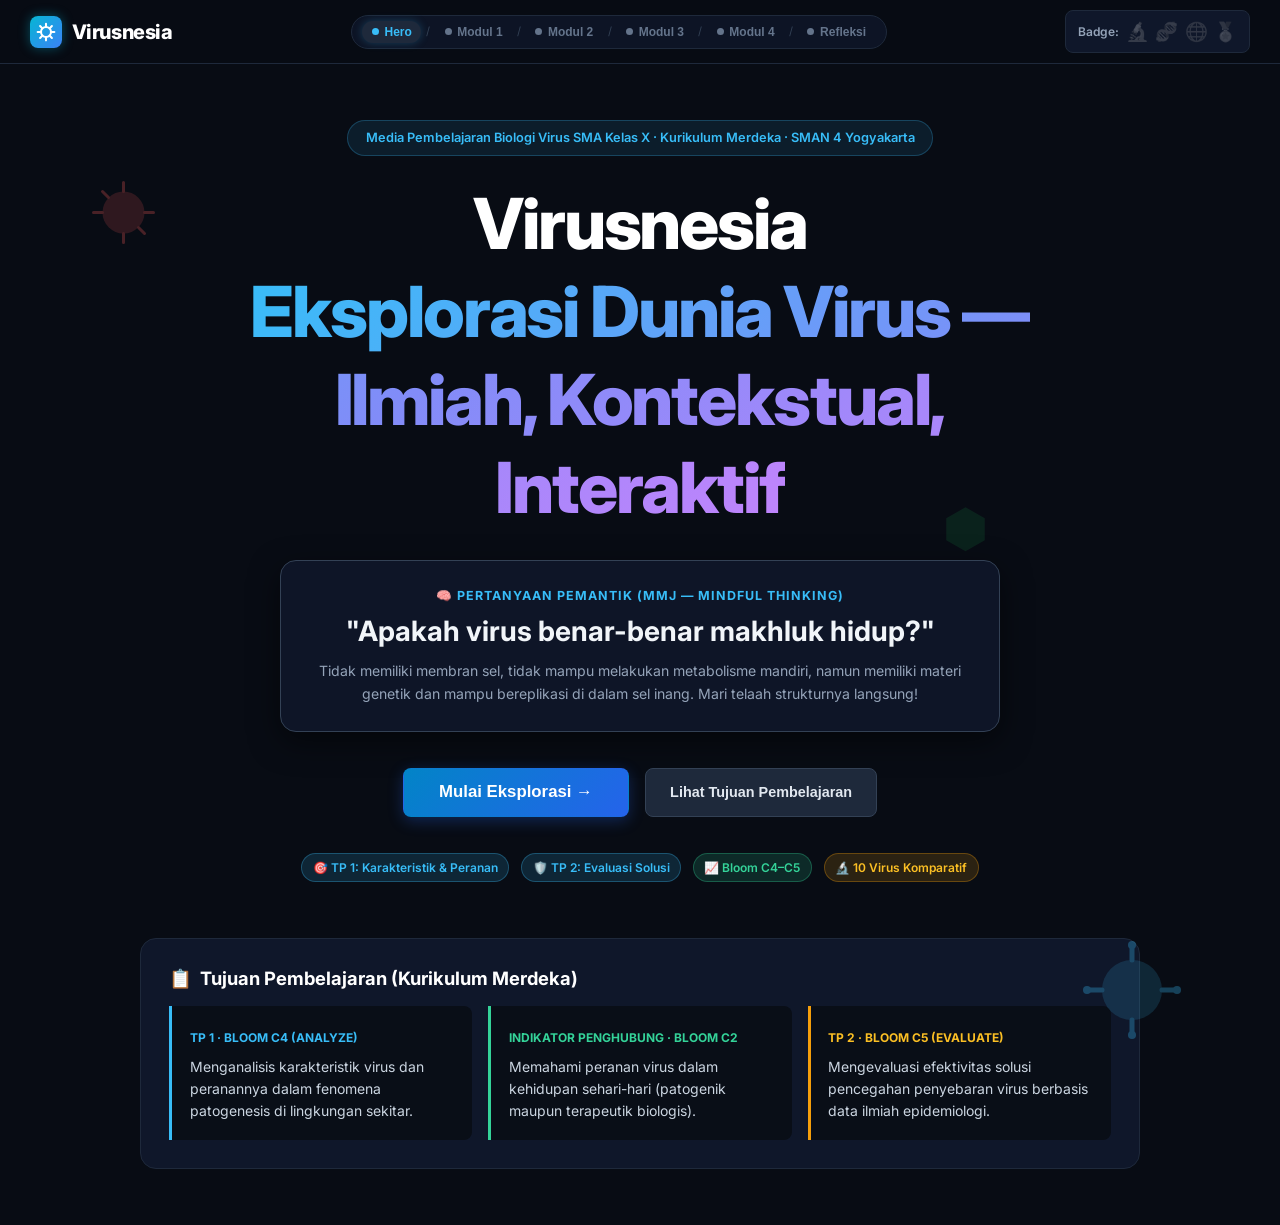
<file: index.html>
<!DOCTYPE html>
<html lang="id">
<head>
  <meta charset="UTF-8">
  <meta name="viewport" content="width=device-width, initial-scale=1.0">
  <title>Virusnesia — Eksplorasi Dunia Virus SMA Kelas X</title>
  <!-- Google Fonts only as specified -->
  <link rel="preconnect" href="https://fonts.googleapis.com">
  <link rel="preconnect" href="https://fonts.gstatic.com" crossorigin>
  <link href="https://fonts.googleapis.com/css2?family=Inter:wght@300;400;500;600;700;800&family=JetBrains+Mono:wght@400;600&display=swap" rel="stylesheet">
  <link rel="stylesheet" href="css/style.css">
</head>
<body>

  <!-- GLOBAL HEADER -->
  <header class="sticky-header">
    <div class="container header-content">
      <div class="logo-area" onclick="navigateTo('landing')">
        <div class="logo-icon">
          <svg width="20" height="20" viewBox="0 0 24 24" fill="none" stroke="white" stroke-width="2.5" stroke-linecap="round" stroke-linejoin="round">
            <circle cx="12" cy="12" r="6"/>
            <path d="M12 2v4M12 18v4M2 12h4M18 12h4M4.93 4.93l2.83 2.83M16.24 16.24l2.83 2.83M4.93 19.07l2.83-2.83M16.24 7.76l2.83-2.83"/>
          </svg>
        </div>
        <span class="logo-text">Virusnesia</span>
      </div>

      <!-- Navigation Steps Indicator -->
      <nav class="module-nav-pips" id="headerPipNav">
        <button class="pip-step active" id="pip-landing" onclick="navigateTo('landing')">
          <span class="pip-dot"></span> Hero
        </button>
        <span class="pip-divider">/</span>
        <button class="pip-step" id="pip-modul1" onclick="navigateTo('modul1')">
          <span class="pip-dot"></span> Modul 1
        </button>
        <span class="pip-divider">/</span>
        <button class="pip-step" id="pip-modul2" onclick="navigateTo('modul2')">
          <span class="pip-dot"></span> Modul 2
        </button>
        <span class="pip-divider">/</span>
        <button class="pip-step" id="pip-modul3" onclick="navigateTo('modul3')">
          <span class="pip-dot"></span> Modul 3
        </button>
        <span class="pip-divider">/</span>
        <button class="pip-step" id="pip-modul4" onclick="navigateTo('modul4')">
          <span class="pip-dot"></span> Modul 4
        </button>
        <span class="pip-divider">/</span>
        <button class="pip-step" id="pip-refleksi" onclick="navigateTo('refleksi')">
          <span class="pip-dot"></span> Refleksi
        </button>
      </nav>

      <!-- Badges Counter -->
      <div class="badge-counter" title="Badge Pencapaian Belajar">
        <span style="color: #94a3b8; font-size: 0.75rem; font-weight: 600;">Badge:</span>
        <span class="badge-item" id="badge-icon-1" title="🔬 Pengenal Virus (Selesaikan Asesmen Modul 1)">🔬</span>
        <span class="badge-item" id="badge-icon-2" title="🧬 Analis Replikasi (Selesaikan Asesmen Modul 2)">🧬</span>
        <span class="badge-item" id="badge-icon-3" title="🌐 Ahli Ekologi Virus (Selesaikan Asesmen Modul 3)">🌐</span>
        <span class="badge-item" id="badge-icon-4" title="🏅 Epidemiolog Muda (Selesaikan Asesmen Modul 4)">🏅</span>
      </div>

      <!-- Mobile Menu Button -->
      <button class="menu-toggle" onclick="toggleMobileMenu()" aria-label="Toggle Menu">
        <svg width="20" height="20" fill="none" stroke="currentColor" stroke-width="2" viewBox="0 0 24 24">
          <path stroke-linecap="round" stroke-linejoin="round" d="M4 6h16M4 12h16M4 18h16"/>
        </svg>
      </button>
    </div>

    <!-- Mobile Drawer -->
    <div class="mobile-drawer" id="mobileDrawer">
      <button class="btn btn-secondary" onclick="navigateTo('landing'); toggleMobileMenu();">🏠 Beranda (Hero)</button>
      <button class="btn btn-secondary" onclick="navigateTo('modul1'); toggleMobileMenu();">🔬 Modul 1: Karakteristik Virus</button>
      <button class="btn btn-secondary" onclick="navigateTo('modul2'); toggleMobileMenu();">🧬 Modul 2: Siklus Replikasi</button>
      <button class="btn btn-secondary" onclick="navigateTo('modul3'); toggleMobileMenu();">🗺️ Modul 3: Peranan Virus</button>
      <button class="btn btn-secondary" onclick="navigateTo('modul4'); toggleMobileMenu();">📊 Modul 4: Evaluasi Solusi</button>
      <button class="btn btn-secondary" onclick="navigateTo('refleksi'); toggleMobileMenu();">💭 Refleksi Akhir</button>
    </div>
  </header>

  <main>
    <!-- ========================================== -->
    <!-- SECTION 1: LANDING PAGE (HERO)             -->
    <!-- ========================================== -->
    <section id="section-landing" class="spa-section active">
      <div class="container" style="min-height: calc(100vh - 120px); display: flex; flex-direction: column; justify-content: center; position: relative;">
        
        <!-- Floating Virus SVG Particles -->
        <div style="position: absolute; top: 0; left: 0; right: 0; bottom: 0; pointer-events: none; overflow: hidden; z-index: 0; opacity: 0.3;">
          <svg style="position: absolute; top: 8%; left: 6%; width: 75px; height: 75px; animation: floatA 14s infinite alternate ease-in-out;" viewBox="0 0 100 100">
            <circle cx="50" cy="50" r="28" fill="#e05252" opacity="0.6"/>
            <path d="M50 10 L50 22 M50 78 L50 90 M10 50 L22 50 M78 50 L90 50 M22 22 L30 30 M70 70 L78 78" stroke="#e05252" stroke-width="4" stroke-linecap="round"/>
          </svg>
          <svg style="position: absolute; bottom: 12%; right: 7%; width: 100px; height: 100px; animation: floatB 18s infinite alternate-reverse ease-in-out;" viewBox="0 0 100 100">
            <circle cx="50" cy="50" r="30" fill="#38bdf8" opacity="0.5"/>
            <path d="M50 5 L50 20 M50 80 L50 95 M5 50 L20 50 M80 50 L95 50" stroke="#38bdf8" stroke-width="5" stroke-linecap="round"/>
            <circle cx="50" cy="5" r="4" fill="#38bdf8"/><circle cx="50" cy="95" r="4" fill="#38bdf8"/>
            <circle cx="5" cy="50" r="4" fill="#38bdf8"/><circle cx="95" cy="50" r="4" fill="#38bdf8"/>
          </svg>
          <svg style="position: absolute; top: 38%; right: 22%; width: 55px; height: 55px; animation: floatA 11s infinite alternate ease-in-out;" viewBox="0 0 100 100">
            <polygon points="50,15 85,35 85,75 50,95 15,75 15,35" fill="#22c55e" opacity="0.4"/>
          </svg>
        </div>
<div style="position: relative; z-index: 1; max-width: 880px; margin: 0 auto; text-align: center; padding: 2rem 0;">
          
          <div style="display: inline-flex; align-items: center; gap: 0.5rem; background: rgba(56, 189, 248, 0.1); border: 1px solid rgba(56, 189, 248, 0.25); padding: 0.4rem 1.1rem; border-radius: 9999px; margin-bottom: 1.5rem;">
            <span style="color: #38bdf8; font-size: 0.8rem; font-weight: 600;">Media Pembelajaran Biologi Virus SMA Kelas X · Kurikulum Merdeka · SMAN 4 Yogyakarta</span>
          </div>

          <h1 style="font-size: clamp(2.4rem, 6vw, 4.4rem); font-weight: 800; letter-spacing: -0.03em; margin-bottom: 1.25rem;">
            Virusnesia <br/>
            <span style="background: linear-gradient(135deg, #38bdf8, #818cf8, #c084fc); -webkit-background-clip: text; -webkit-text-fill-color: transparent;">Eksplorasi Dunia Virus — Ilmiah, Kontekstual, Interaktif</span>
          </h1>

          <!-- Pertanyaan Pemantik MMJ-Mindful -->
          <div style="background: rgba(15, 23, 42, 0.9); border: 1px solid #334155; border-radius: 1rem; padding: 1.6rem 2rem; margin: 1.75rem auto 2.25rem auto; max-width: 720px; box-shadow: 0 10px 30px rgba(0,0,0,0.5);">
            <div style="color: #38bdf8; font-size: 0.78rem; font-weight: 700; text-transform: uppercase; letter-spacing: 0.08em; margin-bottom: 0.4rem;">
              🧠 Pertanyaan Pemantik (MMJ — Mindful Thinking)
            </div>
            <p style="font-size: clamp(1.25rem, 3.2vw, 1.75rem); font-weight: 700; color: #f1f5f9; line-height: 1.35;">
              "Apakah virus benar-benar makhluk hidup?"
            </p>
            <p style="color: #94a3b8; font-size: 0.88rem; margin-top: 0.6rem;">
              Tidak memiliki membran sel, tidak mampu melakukan metabolisme mandiri, namun memiliki materi genetik dan mampu bereplikasi di dalam sel inang. Mari telaah strukturnya langsung!
            </p>
          </div>

          <!-- CTA Buttons -->
          <div style="display: flex; gap: 1rem; justify-content: center; flex-wrap: wrap; margin-bottom: 2.25rem;">
            <button class="btn btn-primary" onclick="navigateTo('modul1')" style="padding: 0.85rem 2.2rem; font-size: 1.05rem;">
              Mulai Eksplorasi →
            </button>
            <button class="btn btn-secondary" onclick="scrollToElement('tp-box')" style="padding: 0.85rem 1.5rem;">
              Lihat Tujuan Pembelajaran
            </button>
          </div>

          <!-- 4 Chip Info -->
          <div style="display: flex; justify-content: center; gap: 0.75rem; flex-wrap: wrap;">
            <span class="chip chip-accent">🎯 TP 1: Karakteristik & Peranan</span>
            <span class="chip chip-accent">🛡️ TP 2: Evaluasi Solusi</span>
            <span class="chip chip-green">📈 Bloom C4–C5</span>
            <span class="chip chip-amber">🔬 10 Virus Komparatif</span>
          </div>

        </div>

        <!-- Tujuan Pembelajaran -->
        <div id="tp-box" style="margin-top: 1.5rem; background: #0f172a; border: 1px solid var(--border-subtle); border-radius: 1rem; padding: 1.75rem; max-width: 1000px; margin-left: auto; margin-right: auto; width: 100%;">
          <h3 style="font-size: 1.15rem; margin-bottom: 1rem; display: flex; align-items: center; gap: 0.5rem;">
            <span>📋</span> Tujuan Pembelajaran (Kurikulum Merdeka)
          </h3>
          <div style="display: grid; grid-template-columns: repeat(auto-fit, minmax(280px, 1fr)); gap: 1rem;">
            <div style="background: #090e17; border-left: 3px solid #38bdf8; padding: 1.1rem; border-radius: 0 0.5rem 0.5rem 0;">
              <span style="font-size: 0.75rem; font-weight: 700; color: #38bdf8;">TP 1 · BLOOM C4 (ANALYZE)</span>
              <p style="font-size: 0.875rem; color: #cbd5e1; margin-top: 0.4rem;">Menganalisis karakteristik virus dan peranannya dalam fenomena patogenesis di lingkungan sekitar.</p>
            </div>
            <div style="background: #090e17; border-left: 3px solid #34d399; padding: 1.1rem; border-radius: 0 0.5rem 0.5rem 0;">
              <span style="font-size: 0.75rem; font-weight: 700; color: #34d399;">INDIKATOR PENGHUBUNG · BLOOM C2</span>
              <p style="font-size: 0.875rem; color: #cbd5e1; margin-top: 0.4rem;">Memahami peranan virus dalam kehidupan sehari-hari (patogenik maupun terapeutik biologis).</p>
            </div>
            <div style="background: #090e17; border-left: 3px solid #f59e0b; padding: 1.1rem; border-radius: 0 0.5rem 0.5rem 0;">
              <span style="font-size: 0.75rem; font-weight: 700; color: #fbbf24;">TP 2 · BLOOM C5 (EVALUATE)</span>
              <p style="font-size: 0.875rem; color: #cbd5e1; margin-top: 0.4rem;">Mengevaluasi efektivitas solusi pencegahan penyebaran virus berbasis data ilmiah epidemiologi.</p>
            </div>
          </div>
        </div>

      </div>
    </section>

    <!-- ========================================== -->
    <!-- SECTION 2: MODUL 1 — KARAKTERISTIK VIRUS   -->
    <!-- ========================================== -->
    <section id="section-modul1" class="spa-section">
      <div class="container">
        
        <!-- Metadata Bar -->
        <div class="modul-meta-bar">
          <div>
            <span style="font-size: 0.8rem; font-weight: 700; color: #38bdf8;">MODUL 1 DARI 4</span>
            <h2 style="font-size: 1.45rem; font-weight: 800; margin-top: 0.2rem;">Karakteristik Virus (Virus Explorer 3D)</h2>
          </div>
          <div class="meta-badges">
            <span class="chip chip-accent">TP 1 · Bloom C4 (Analyze)</span>
            <span class="chip" style="background: rgba(168, 85, 247, 0.15); color: #c084fc; border-color: rgba(168, 85, 247, 0.3);">
              Target Badge: 🔬 Pengenal Virus
            </span>
          </div>
        </div>

        <!-- MMJ Mindful Card -->
        <div class="mmj-card mmj-mindful">
          <div class="mmj-badge-tag tag-mindful">🧠 MMJ — Mindful Thinking</div>
          <p style="font-size: 0.95rem; font-style: italic; color: #e2e8f0; font-weight: 500;">
            "Sebelum mulai, tuliskan dalam pikiranmu: apakah virus makhluk hidup? Jawaban tidak ada yang salah — ini titik awalmu berpikir."
          </p>
        </div>

        <!-- MMJ Meaningful Card (Konteks Indonesia) -->
        <div class="mmj-card mmj-meaningful">
          <div class="mmj-badge-tag tag-meaningful">🇮🇩 MMJ — Meaningful Context (Indonesia)</div>
          <p style="font-size: 0.92rem; color: #d1fae5; line-height: 1.65;">
            "Pada Februari 2022, lebih dari 352.000 warga Indonesia meninggal akibat COVID-19. Pada 2023, lebih dari 12.000 kasus gigitan hewan penular rabies dilaporkan di NTT. Setiap tahun, jutaan anak Indonesia terserang DBD. Di balik semua itu, ada entitas berukuran nanometer — virus — yang strukturnya menentukan segalanya. Mari kita pelajari dari dalam."
          </p>
        </div>

        <!-- JOYFUL: VIRUS EXPLORER -->
        <div style="margin-top: 1.5rem;">
          <div style="display: flex; align-items: center; justify-content: space-between; margin-bottom: 0.75rem;">
            <div style="display: flex; align-items: center; gap: 0.5rem;">
              <span class="mmj-badge-tag tag-joyful">✨ MMJ — Joyful Explorer</span>
              <h3 style="font-size: 1.15rem;">Sistem Panel A · B · C (10 Virus Komparatif)</h3>
            </div>
            <span style="font-size: 0.8rem; color: var(--text-muted);">Pilih virus di sidebar kiri:</span>
          </div>

          <div class="explorer-grid">
            <!-- Sidebar 10 Virus -->
            <div class="virus-sidebar" id="virusSidebarList">
              <!-- Dynamically populated via JS -->
            </div>

            <!-- Display Panel -->
            <div class="virus-display-panel" id="virusMainDisplay">
              <!-- Header current virus -->
              <div style="display: flex; justify-content: space-between; align-items: flex-start; flex-wrap: wrap; gap: 1rem; border-bottom: 1px solid var(--border-subtle); padding-bottom: 1rem;">
                <div>
                  <div style="display: flex; align-items: center; gap: 0.6rem;">
                    <span id="v-badge-dot" style="width: 14px; height: 14px; border-radius: 50%; display: inline-block;"></span>
                    <h2 id="v-title" style="font-size: 1.5rem; font-weight: 800;">Dengue Virus (DENV)</h2>
                  </div>
                  <p id="v-subtitle" style="color: var(--text-muted); font-size: 0.85rem; margin-top: 0.25rem;">
                    Famili Flaviviridae · Vektor Aedes aegypti · Endemik Indonesia
                  </p>
                </div>
                <div style="text-align: right;">
                  <span id="v-envelope-badge" class="chip chip-accent">Beramplop</span>
                  <span id="v-genome-badge" class="chip" style="margin-left: 0.4rem; background: #1e293b; color: #fff;">+ssRNA</span>
                </div>
              </div>

              <!-- ABC PANELS -->
              <div class="abc-panels-container">
                <!-- PANEL A: Exterior 3D View (Rotating CSS 360/20s) -->
                <div class="scientific-panel">
                  <div class="panel-header-label">
                    <span>Panel A — Tampilan Luar (Exterior)</span>
                    <span style="font-size: 0.65rem; color: #38bdf8; font-family: var(--font-mono);">ROTASI 360°/20s</span>
                  </div>
                  <div class="svg-viewport" id="panelA-viewport">
                    <!-- SVG Exterior View with accurate protein distribution -->
                  </div>
                  <div id="panelA-caption" style="font-size: 0.725rem; color: var(--text-dim); margin-top: 0.6rem; text-align: center;">
                    Distribusi protein permukaan akurat berdasarkan literatur ilmiah.
                  </div>
                </div>

                <!-- PANEL B: Cross-Section with Leader Lines & Scale Bar -->
                <div class="scientific-panel">
                  <div class="panel-header-label">
                    <span>Panel B — Irisan Melintang (Cross-Section)</span>
                    <span style="font-size: 0.65rem; color: #34d399; font-family: var(--font-mono);">LABELED ANATOMY</span>
                  </div>
                  <div class="svg-viewport" id="panelB-viewport" style="height: 280px;">
                    <!-- SVG Cross-section with leader lines and scale bar -->
                  </div>
                  <div id="panelB-caption" style="font-size: 0.725rem; color: var(--text-dim); margin-top: 0.6rem; text-align: center;">
                    Lapisan interior dari permukaan luar hingga materi genetik di pusat virion.
                  </div>
                </div>
              </div>

              <!-- EXPLORER TABS NAVIGATION -->
              <div class="explorer-tabs">
                <button class="exp-tab-btn active" onclick="switchExpTab('struktur')">1. STRUKTUR</button>
                <button class="exp-tab-btn" onclick="switchExpTab('genom')">2. GENOM</button>
                <button class="exp-tab-btn" onclick="switchExpTab('patogenesis')">3. PATOGENESIS</button>
                <button class="exp-tab-btn" onclick="switchExpTab('replikasi')">4. REPLIKASI</button>
                <button class="exp-tab-btn" onclick="switchExpTab('ukuran')">5. UKURAN RELATIF (10 VIRUS)</button>
              </div>

              <!-- TAB 1: STRUKTUR -->
              <div id="tab-pane-struktur" class="tab-content-pane active">
                <div class="spec-grid">
                  <div class="spec-card">
                    <div class="spec-label">Amplop Lipid</div>
                    <div class="spec-val" id="spec-amplop">Ya (Lipid Bilayer)</div>
                  </div>
                  <div class="spec-card">
                    <div class="spec-label">Simetri Kapsid</div>
                    <div class="spec-val" id="spec-kapsid">Semu-ikosahedral</div>
                  </div>
                  <div class="spec-card">
                    <div class="spec-label">Materi Genetik</div>
                    <div class="spec-val" id="spec-genom">+ssRNA (~10,7 kb)</div>
                  </div>
                  <div class="spec-card">
                    <div class="spec-label">Ukuran Virion</div>
                    <div class="spec-val" id="spec-ukuran">~50 nm diameter</div>
                  </div>
                </div>

                <h4 style="font-size: 0.95rem; margin-bottom: 0.6rem; color: #f1f5f9;">Komponen Protein & Fungsi Biologis:</h4>
                <div id="protein-list-container" style="display: flex; flex-direction: column; gap: 0.5rem;">
                  <!-- Populated dynamically -->
                </div>
              </div>

              <!-- TAB 2: GENOM (PANEL C) -->
              <div id="tab-pane-genom" class="tab-content-pane">
                <div class="genome-bar-wrapper">
                  <div style="display: flex; justify-content: space-between; align-items: center;">
                    <h4 style="font-size: 0.95rem; color: #fff;">Panel C — Peta Organisasi Genom</h4>
                    <span style="font-size: 0.725rem; color: var(--text-dim);">Hover untuk tooltip fungsi protein</span>
                  </div>
                  <div class="genome-track" id="panelC-genomeTrack">
                    <!-- Segment bars generated dynamically -->
                  </div>
                </div>

                <div class="spec-grid" style="margin-top: 1rem;">
                  <div class="spec-card">
                    <div class="spec-label">Total Panjang Genom</div>
                    <div class="spec-val" id="genom-panjang">-</div>
                  </div>
                  <div class="spec-card">
                    <div class="spec-label">Jumlah Protein Dikode</div>
                    <div class="spec-val" id="genom-protein-count">-</div>
                  </div>
                  <div class="spec-card">
                    <div class="spec-label">Tipe & Polaritas</div>
                    <div class="spec-val" id="genom-tipe">-</div>
                  </div>
                  <div class="spec-card">
                    <div class="spec-label">Kategori Protein</div>
                    <div class="spec-val" id="genom-kategori">Struktural & Non-Struktural</div>
                  </div>
                </div>

                <div id="mutasi-kunci-box" style="display: none; background: #0c1827; border: 1px solid #1e3a5f; padding: 1rem; border-radius: 0.5rem; margin-top: 0.75rem;">
                  <h5 style="color: #38bdf8; font-size: 0.85rem; margin-bottom: 0.35rem;">Mutasi Kunci & Signifikansi Klinis:</h5>
                  <p id="mutasi-kunci-desc" style="font-size: 0.85rem; color: #cbd5e1;"></p>
                </div>
              </div>

              <!-- TAB 3: PATOGENESIS -->
              <div id="tab-pane-patogenesis" class="tab-content-pane">
                <h4 style="font-size: 0.95rem; margin-bottom: 0.75rem;">Tahapan Patogenesis Penyakit:</h4>
                <div id="patogenesis-steps" style="display: flex; flex-direction: column; gap: 0.6rem;">
                  <!-- Dynamically populated -->
                </div>

                <!-- KOTAK KONTEKS INDONESIA (WAJIB) -->
                <div class="indo-box">
                  <div class="indo-box-header">
                    <span>🇮🇩</span>
                    <span>Kotak Konteks Indonesia & Data Epidemiologi Terverifikasi</span>
                  </div>
                  <p id="indo-context-text" style="font-size: 0.875rem; color: #ecfdf5; line-height: 1.65;"></p>
                </div>
              </div>

              <!-- TAB 4: REPLIKASI -->
              <div id="tab-pane-replikasi" class="tab-content-pane">
                <div style="display: flex; align-items: center; justify-content: space-between; margin-bottom: 0.75rem;">
                  <h4 style="font-size: 0.95rem;">Tahapan Siklus Replikasi Virion:</h4>
                  <span id="replikasi-siklus-badge" class="chip chip-accent">Siklus Litik</span>
                </div>
                <div style="font-size: 0.85rem; color: var(--text-muted); margin-bottom: 0.85rem;">
                  Inang Target: <strong id="replikasi-inang" style="color: #fff;">-</strong>
                </div>

                <div id="replikasi-steps" style="display: flex; flex-direction: column; gap: 0.6rem;">
                  <!-- Steps populated dynamically -->
                </div>

                <!-- KALIMAT SIMPULAN LKM (WAJIB) -->
                <div class="lkm-box">
                  <div class="lkm-header">
                    <div style="display: flex; align-items: center; gap: 0.4rem;">
                      <span>📝</span>
                      <span>Simpulan untuk LKM (Lembar Kerja Mandiri Siswa)</span>
                    </div>
                    <button class="btn btn-secondary btn-sm" onclick="copyLKMText()" id="btnCopyLKM">
                      📋 Salin Teks
                    </button>
                  </div>
                  <p id="lkm-summary-text" style="font-size: 0.875rem; color: #fef3c7; line-height: 1.6; font-style: italic;"></p>
                </div>
              </div>

              <!-- TAB 5: UKURAN RELATIF -->
              <div id="tab-pane-ukuran" class="tab-content-pane">
                <div style="margin-bottom: 1rem;">
                  <h4 style="font-size: 0.95rem; margin-bottom: 0.35rem;">Perbandingan Skala Ukuran Relatif 10 Virus</h4>
                  <p style="font-size: 0.825rem; color: var(--text-muted);">
                    Semua dimensi digambarkan dalam perbandingan proporsional terhadap garis referensi batang 100 nm.
                  </p>
                </div>

                <!-- Scale Chart Container -->
                <div style="background: #090e17; border: 1px solid var(--border-subtle); border-radius: 0.75rem; padding: 1.5rem; position: relative;">
                  <!-- Reference 100 nm line -->
                  <div style="position: absolute; top: 1.5rem; left: 160px; right: 2rem; border-top: 2px dashed #38bdf8; z-index: 5;">
                    <span style="position: absolute; right: 0; top: -20px; font-size: 0.75rem; color: #38bdf8; font-weight: 700; font-family: var(--font-mono);">
                      Garis Referensi 100 nm
                    </span>
                  </div>

                  <div id="size-chart-bars" style="display: flex; flex-direction: column; gap: 0.85rem; margin-top: 1rem;">
                    <!-- Generated dynamically -->
                  </div>
                </div>

                <div style="margin-top: 1rem; font-size: 0.75rem; color: var(--text-dim); font-style: italic;">
                  Sumber ukuran: ICTV Virus Taxonomy; Kuhn et al. 2002 (Dengue); Fooks et al. 2017 (Rabies); ICTV Papillomaviridae (HPV); Namba & Stubbs 1986 (TMV); ICTV Adenoviridae (Adeno).
                </div>
              </div>

            </div>
          </div>
        </div>

        <!-- MINI-GAME: "SIAPA AKU?" -->
        <div class="game-box">
          <div style="display: flex; justify-content: space-between; align-items: center; flex-wrap: wrap; gap: 0.5rem; margin-bottom: 0.75rem;">
            <div style="display: flex; align-items: center; gap: 0.5rem;">
              <span class="mmj-badge-tag tag-joyful">🎮 Mini-Game</span>
              <h4 style="font-size: 1.05rem;">Tebak Virus: "Siapa Aku?"</h4>
            </div>
            <div style="font-size: 0.85rem; color: #fbbf24; font-weight: 700;">
              Skor Mini-Game: <span id="game-score-display">0</span> Poin
            </div>
          </div>
          <p style="font-size: 0.85rem; color: var(--text-muted); margin-bottom: 1rem;">
            Tebak nama virus berdasarkan petunjuk bertahap. Semakin cepat kamu menebak di petunjuk awal, semakin tinggi poin yang didapat! (5 poin petunjuk 1 → 1 poin petunjuk 5).
          </p>

          <div id="game-card-content" style="background: #090e17; border: 1px solid var(--border-accent); border-radius: 0.5rem; padding: 1rem;">
            <div id="clue-list" style="display: flex; flex-direction: column; gap: 0.4rem; margin-bottom: 1rem;">
              <!-- Clues injected here -->
            </div>
            <div style="display: flex; gap: 0.5rem; flex-wrap: wrap;" id="game-guess-buttons">
              <!-- Virus choice buttons -->
            </div>
            <div id="game-feedback" style="margin-top: 0.75rem; font-size: 0.85rem; display: none;"></div>
            <div style="margin-top: 0.75rem; display: flex; gap: 0.5rem;">
              <button class="btn btn-secondary btn-sm" id="btn-next-clue" onclick="nextClue()">Petunjuk Selanjutnya</button>
              <button class="btn btn-secondary btn-sm" onclick="initMiniGame()">Ganti Soal Virus</button>
            </div>
          </div>
        </div>

        <!-- ASESMEN FORMATIF 1 (Bloom C4) -->
        <div class="quiz-container" id="quiz1-wrapper">
          <div class="quiz-header">
            <div>
              <span class="mmj-badge-tag tag-mindful">Asesmen Formatif 1</span>
              <h3 style="font-size: 1.15rem; margin-top: 0.2rem;">Uji Pemahaman Karakteristik Virus (Bloom C4)</h3>
              <p style="font-size: 0.8rem; color: var(--text-muted);">
                Tuntaskan minimal 3/5 benar untuk membuka Badge 🔬 "Pengenal Virus"
              </p>
            </div>
            <div style="font-size: 0.85rem; color: #38bdf8; font-weight: 700; font-family: var(--font-mono);">
              Soal <span id="q1-num">1</span> / 5
            </div>
          </div>

          <div id="q1-card">
            <h4 id="q1-question" style="font-size: 1rem; font-weight: 600; line-height: 1.5; margin-bottom: 1.25rem;">
              <!-- Question text -->
            </h4>

            <div id="q1-options">
              <!-- Option buttons -->
            </div>

            <div id="q1-feedback" class="quiz-feedback">
              <!-- Explanation text -->
            </div>

            <div style="display: flex; justify-content: space-between; align-items: center; margin-top: 1.25rem;">
              <button class="btn btn-secondary btn-sm" id="btn-q1-prev" onclick="navQuiz1(-1)" disabled>← Sebelumnya</button>
              <button class="btn btn-primary btn-sm" id="btn-q1-next" onclick="navQuiz1(1)">Selanjutnya →</button>
            </div>
          </div>

          <div id="q1-result-box" style="display: none; text-align: center; padding: 1.5rem 0;">
            <div style="font-size: 2.5rem; margin-bottom: 0.5rem;">🔬</div>
            <h3 style="font-size: 1.25rem; font-weight: 700; color: #fff;">Asesmen Modul 1 Selesai!</h3>
            <p id="q1-result-score" style="font-size: 1rem; color: #38bdf8; margin: 0.5rem 0 1rem 0;"></p>
            <p id="q1-result-msg" style="font-size: 0.875rem; color: var(--text-muted); max-width: 500px; margin: 0 auto 1.5rem auto;"></p>
            <button class="btn btn-secondary btn-sm" onclick="resetQuiz1()">Ulangi Asesmen</button>
            <button class="btn btn-primary btn-sm" onclick="navigateTo('modul2')" style="margin-left: 0.5rem;">Lanjut ke Modul 2 →</button>
          </div>
        </div>

        <!-- Footer Nav -->
        <div class="module-nav-footer">
          <button class="btn btn-secondary" onclick="navigateTo('landing')">
            ← Kembali ke Beranda
          </button>
          <button class="btn btn-primary" onclick="navigateTo('modul2')">
            Lanjut ke Modul 2: Siklus Replikasi →
          </button>
        </div>

      </div>
    </section>

    <!-- ========================================== -->
    <!-- SECTION 3: MODUL 2 — SIKLUS REPLIKASI VIRUS -->
    <!-- ========================================== -->
    <section id="section-modul2" class="spa-section">
      <div class="container">
        <!-- Metadata Bar -->
        <div class="modul-meta-bar">
          <div>
            <span style="font-size: 0.8rem; font-weight: 700; color: #38bdf8;">MODUL 2 DARI 4</span>
            <h2 style="font-size: 1.45rem; font-weight: 800; margin-top: 0.2rem;">Siklus Replikasi Virus (Litik vs Lisogenik)</h2>
          </div>
          <div class="meta-badges">
            <span class="chip chip-accent">TP 1 · Bloom C3–C4 (Apply & Analyze)</span>
            <span class="chip" style="background: rgba(16, 185, 129, 0.15); color: #34d399; border-color: rgba(16, 185, 129, 0.3);">
              Target Badge: 🧬 Analis Replikasi
            </span>
          </div>
        </div>

        <!-- MMJ Mindful Card -->
        <div class="mmj-card mmj-mindful" id="m2-mindful-card">
          <div class="mmj-badge-tag tag-mindful">🧠 MMJ — Mindful Thinking: Pause & Think</div>
          <p style="font-size: 0.95rem; font-style: italic; color: #e2e8f0; font-weight: 500; margin-bottom: 0.75rem;">
            "Sebelum melihat animasi, tuliskan prediksimu dalam benak: apa yang sebenarnya terjadi dengan DNA sel inang saat materi genetik virus masuk? Apa perbedaan paling mendasar antara virus yang langsung menghancurkan sel vs virus yang 'bersembunyi'?"
          </p>
          <button class="btn btn-primary btn-sm" onclick="acknowledgeM2Mindful()" id="btn-m2-mindful">
            Saya Sudah Berpikir → Lihat Animasi Siklus
          </button>
        </div>

        <!-- MMJ Meaningful Card -->
        <div class="mmj-card mmj-meaningful">
          <div class="mmj-badge-tag tag-meaningful">🫁 MMJ — Meaningful Context (COVID-19 & HIV)</div>
          <p style="font-size: 0.92rem; color: #d1fae5; line-height: 1.65;">
            "COVID-19 menginfeksi sel paru manusia (pneumosit tipe II yang memiliki reseptor ACE2), membajak ribosom sitoplasma untuk segera menyintesis ribuan virion baru hingga sel lisis. Sebaliknya, HIV menyisipkan DNA-nya secara licik ke dalam genom sel CD4+ limfosit sebagai provirus, tertidur selama bertahun-tahun sebelum akhirnya teraktivasi menjadi siklus litik mematikan."
          </p>
        </div>

        <!-- JOYFUL: ANIMASI DUA SIKLUS -->
        <div style="background: #0f172a; border: 1px solid var(--border-subtle); border-radius: 0.875rem; padding: 1.5rem; margin-bottom: 2rem;">
          <div style="display: flex; justify-content: space-between; align-items: center; flex-wrap: wrap; gap: 0.75rem; margin-bottom: 1.25rem;">
            <div style="display: flex; align-items: center; gap: 0.5rem;">
              <span class="mmj-badge-tag tag-joyful">✨ MMJ — Joyful Animation</span>
              <h3 style="font-size: 1.15rem;">Animasi Interaktif Replikasi (Litik & Lisogenik)</h3>
            </div>
            <div style="display: flex; gap: 0.5rem;">
              <button class="btn btn-primary btn-sm" id="btn-tab-litik" onclick="switchCycleModel('litik')">Siklus Litik (Model: Fag T4)</button>
              <button class="btn btn-secondary btn-sm" id="btn-tab-lisogenik" onclick="switchCycleModel('lisogenik')">Siklus Lisogenik (Model: HIV)</button>
            </div>
          </div>

          <!-- Model 1: Siklus Litik (Fag T4, 7 Tahap) -->
          <div id="cycle-litik-pane">
            <div style="display: grid; grid-template-columns: minmax(320px, 420px) 1fr; gap: 1.5rem; align-items: center;">
              <!-- Dynamic SVG Stage Viewer -->
              <div style="background: #090e17; border: 1px solid var(--border-accent); border-radius: 0.75rem; padding: 1rem; display: flex; flex-direction: column; align-items: center; justify-content: center; min-height: 320px;">
                <div id="litik-svg-viewport" style="width: 100%; height: 260px; display: flex; align-items: center; justify-content: center;"></div>
                <div style="font-size: 0.75rem; color: #38bdf8; font-family: var(--font-mono); font-weight: 700; margin-top: 0.5rem;" id="litik-step-pill">
                  TAHAP 1 / 7
                </div>
              </div>

              <!-- Controls and Step Info -->
              <div>
                <div style="display: flex; align-items: center; gap: 0.5rem; margin-bottom: 0.5rem;">
                  <span class="chip chip-accent" id="litik-title-badge">Tahap 1: Adsorbsi</span>
                  <span style="font-size: 0.8rem; color: var(--text-dim);">Fag T4 & Bakteri E. coli</span>
                </div>
                <h3 id="litik-step-title" style="font-size: 1.25rem; font-weight: 700; margin-bottom: 0.75rem; color: #fff;">
                  1. Adsorbsi (Penempelan Spesifik)
                </h3>
                <p id="litik-step-desc" style="font-size: 0.9rem; color: #cbd5e1; line-height: 1.6; min-height: 90px;">
                  Long tail fibers (serabut ekor panjang) Fag T4 mengenali reseptor lipopolisakarida (LPS) dan protein membran luar OmpC pada dinding sel bakteri Escherichia coli secara sangat spesifik.
                </p>

                <!-- Navigation Controls -->
                <div style="display: flex; gap: 0.75rem; align-items: center; margin-top: 1.25rem;">
                  <button class="btn btn-secondary btn-sm" onclick="navLitikStep(-1)" id="btn-litik-prev" disabled>← Kembali</button>
                  <button class="btn btn-primary btn-sm" onclick="navLitikStep(1)" id="btn-litik-next">Lanjut Tahap Berikutnya →</button>
                  <span style="font-size: 0.8rem; color: var(--text-dim); margin-left: auto;">Langkah <span id="litik-step-counter">1</span> dari 7</span>
                </div>
              </div>
            </div>
          </div>

          <!-- Model 2: Siklus Lisogenik (HIV & Provirus) -->
          <div id="cycle-lisogenik-pane" style="display: none;">
            <div style="display: grid; grid-template-columns: minmax(320px, 420px) 1fr; gap: 1.5rem; align-items: center;">
              <!-- Dynamic SVG Stage Viewer -->
              <div style="background: #090e17; border: 1px solid var(--border-accent); border-radius: 0.75rem; padding: 1rem; display: flex; flex-direction: column; align-items: center; justify-content: center; min-height: 320px;">
                <div id="lisogenik-svg-viewport" style="width: 100%; height: 260px; display: flex; align-items: center; justify-content: center;"></div>
                <div style="font-size: 0.75rem; color: #fbbf24; font-family: var(--font-mono); font-weight: 700; margin-top: 0.5rem;" id="lisogenik-step-pill">
                  TAHAP 1 / 7 · FASE INTEGRASI
                </div>
              </div>

              <!-- Controls and Step Info -->
              <div>
                <div style="display: flex; align-items: center; gap: 0.5rem; margin-bottom: 0.5rem;">
                  <span class="chip chip-amber" id="lisogenik-phase-badge">Fase 1: Integrasi Provirus</span>
                  <span style="font-size: 0.8rem; color: var(--text-dim);">HIV & Sel CD4+ Manusia</span>
                </div>
                <h3 id="lisogenik-step-title" style="font-size: 1.25rem; font-weight: 700; margin-bottom: 0.75rem; color: #fff;">
                  1. Attachment & Fusi Membran
                </h3>
                <p id="lisogenik-step-desc" style="font-size: 0.9rem; color: #cbd5e1; line-height: 1.6; min-height: 90px;">
                  Glikoprotein gp120 permukaan amplop HIV mengenali reseptor CD4 dan koreseptor chemokine (CCR5/CXCR4) pada limfosit T manusia, memicu fusi membran via gp41 dan injeksi kapsid konik p24 ke sitosol.
                </p>

                <!-- Navigation Controls -->
                <div style="display: flex; gap: 0.75rem; align-items: center; margin-top: 1.25rem; flex-wrap: wrap;">
                  <button class="btn btn-secondary btn-sm" onclick="navLisogenikStep(-1)" id="btn-liso-prev" disabled>← Kembali</button>
                  <button class="btn btn-primary btn-sm" onclick="navLisogenikStep(1)" id="btn-liso-next">Lanjut Tahap Berikutnya →</button>
                  <button class="btn btn-emerald btn-sm" onclick="triggerReaktivasiLiso()" id="btn-liso-reactivate" style="display: none;">
                    ⚡ Aktifkan Reaktivasi Litik (Fase 2)
                  </button>
                  <span style="font-size: 0.8rem; color: var(--text-dim); margin-left: auto;">Langkah <span id="liso-step-counter">1</span> dari 7</span>
                </div>
              </div>
            </div>
          </div>
        </div>

        <!-- JOYFUL: DRAG & SORT ACTIVITY -->
        <div style="background: #0f172a; border: 1px solid var(--border-subtle); border-radius: 0.875rem; padding: 1.5rem; margin-bottom: 2rem;">
          <div style="display: flex; justify-content: space-between; align-items: center; flex-wrap: wrap; gap: 0.5rem; margin-bottom: 0.75rem;">
            <div style="display: flex; align-items: center; gap: 0.5rem;">
              <span class="mmj-badge-tag tag-joyful">🎮 Drag & Sort</span>
              <h3 style="font-size: 1.15rem;">Klasifikasi Karakteristik: Litik vs Lisogenik</h3>
            </div>
            <button class="btn btn-secondary btn-sm" onclick="resetDragActivity()">Reset Kartu</button>
          </div>
          <p style="font-size: 0.85rem; color: var(--text-muted); margin-bottom: 1rem;">
            Klik kartu di bawah ini untuk memilih kolom tujuannya (atau drag-and-drop langsung ke kolom). Buktikan pemahaman komparatifmu!
          </p>

          <div style="background: #090e17; border: 1px solid var(--border-subtle); border-radius: 0.5rem; padding: 0.85rem; margin-bottom: 1rem;">
            <span style="font-size: 0.75rem; color: var(--text-dim); font-weight: 700; text-transform: uppercase;">Bank Kartu Karakteristik:</span>
            <div id="drag-source-cards" style="display: flex; flex-wrap: wrap; gap: 0.5rem; margin-top: 0.5rem;">
              <!-- Cards inserted dynamically -->
            </div>
          </div>

          <div class="drag-grid">
            <!-- Kolom Litik -->
            <div class="drag-col" id="col-litik" ondragover="allowDrop(event)" ondrop="handleDrop(event, 'litik')">
              <div style="display: flex; align-items: center; justify-content: space-between; margin-bottom: 0.5rem;">
                <strong style="color: #38bdf8; font-size: 0.95rem;">💥 SIKLUS LITIK</strong>
                <span class="chip chip-accent" id="count-litik">0 Item</span>
              </div>
              <div class="drop-target-area" id="target-litik" style="display: flex; flex-direction: column; gap: 0.4rem; min-height: 140px;"></div>
            </div>

            <!-- Kolom Lisogenik -->
            <div class="drag-col" id="col-lisogenik" ondragover="allowDrop(event)" ondrop="handleDrop(event, 'lisogenik')">
              <div style="display: flex; align-items: center; justify-content: space-between; margin-bottom: 0.5rem;">
                <strong style="color: #fbbf24; font-size: 0.95rem;">🧬 SIKLUS LISOGENIK</strong>
                <span class="chip chip-amber" id="count-lisogenik">0 Item</span>
              </div>
              <div class="drop-target-area" id="target-lisogenik" style="display: flex; flex-direction: column; gap: 0.4rem; min-height: 140px;"></div>
            </div>

            <!-- Kolom Keduanya -->
            <div class="drag-col" id="col-keduanya" ondragover="allowDrop(event)" ondrop="handleDrop(event, 'keduanya')">
              <div style="display: flex; align-items: center; justify-content: space-between; margin-bottom: 0.5rem;">
                <strong style="color: #34d399; font-size: 0.95rem;">🔄 BERLAKU KEDUANYA</strong>
                <span class="chip chip-green" id="count-keduanya">0 Item</span>
              </div>
              <div class="drop-target-area" id="target-keduanya" style="display: flex; flex-direction: column; gap: 0.4rem; min-height: 140px;"></div>
            </div>
          </div>

          <div id="drag-feedback-box" style="margin-top: 1rem; display: none; padding: 0.75rem 1rem; border-radius: 0.5rem; font-size: 0.85rem;"></div>
        </div>

        <!-- PERTANYAAN ANALISIS KAUSAL WAJIB (BLOOM C4) -->
        <div style="background: linear-gradient(145deg, #0d1e30, #091522); border: 1px solid #1e3a5f; border-radius: 0.875rem; padding: 1.5rem; margin-bottom: 2rem;">
          <div style="display: flex; align-items: center; gap: 0.5rem; margin-bottom: 0.75rem;">
            <span class="mmj-badge-tag tag-mindful">Analisis Kausal Wajib (Bloom C4)</span>
          </div>
          <h4 style="font-size: 1.05rem; line-height: 1.5; color: #fff; margin-bottom: 0.75rem;">
            "Mengapa HIV menggunakan siklus lisogenik sebagai strategi utama infeksinya? Kaitkan dengan karakteristik sel target CD4+ dan sistem imun manusia. Mengapa strategi ini jauh lebih 'menguntungkan' bagi kelangsungan hidup HIV dibanding langsung litik?"
          </h4>
          <textarea id="causal-essay-m2" placeholder="Tuliskan analisis ilmiahmu di sini (kaitkan peran sel CD4+ sebagai koordinator sistem imun dan bagaimana provirus bersembunyi dari deteksi sel sitotoksik)..." style="width: 100%; min-height: 110px; background: #090e17; border: 1px solid var(--border-accent); border-radius: 0.5rem; padding: 0.85rem; color: #f8fafc; font-family: inherit; font-size: 0.875rem; line-height: 1.6; resize: vertical; margin-bottom: 0.75rem;"></textarea>
          <button class="btn btn-secondary btn-sm" onclick="submitCausalEssayM2()">Tampilkan Pembahasan Ilmiah Dosen Virologi</button>
          
          <div id="causal-essay-feedback" style="display: none; margin-top: 1rem; background: rgba(56, 189, 248, 0.1); border: 1px solid #38bdf8; border-radius: 0.5rem; padding: 1rem; font-size: 0.875rem; color: #e0f2fe; line-height: 1.6;">
            <strong>Pembahasan Ilmiah (Kunci Telaah C4):</strong> Sel CD4+ T-limfosit adalah "jenderal" pengatur respons imun adaptif manusia. Jika HIV langsung melisiskan seluruh sel CD4+ secara litik cepat, tubuh inang akan langsung mati dalam hitungan minggu (inang mati = virus ikut musnah tanpa kesempatan transmisi luas). Dengan siklus lisogenik, DNA provirus berintegrasi ke genom sel T memori yang berumur sangat panjang dan ikut membelah saat sel inang membelah tanpa menghasilkan protein asing di permukaan sel. Hal ini membuat HIV sama sekali tidak terdeteksi oleh limfosit T sitotoksik (CD8+) maupun antibodi, memungkinkan virus bertahan laten hingga puluhan tahun dan menjamin penularan horizontal ke inang baru.
          </div>
        </div>

        <!-- ASESMEN FORMATIF 2 (Bloom C3–C4) -->
        <div class="quiz-container" id="quiz2-wrapper">
          <div class="quiz-header">
            <div>
              <span class="mmj-badge-tag tag-mindful">Asesmen Formatif 2</span>
              <h3 style="font-size: 1.15rem; margin-top: 0.2rem;">Evaluasi Siklus Replikasi Virus (Bloom C3–C4)</h3>
              <p style="font-size: 0.8rem; color: var(--text-muted);">
                Tuntaskan minimal 3/5 benar untuk membuka Badge 🧬 "Analis Replikasi"
              </p>
            </div>
            <div style="font-size: 0.85rem; color: #10b981; font-weight: 700; font-family: var(--font-mono);">
              Soal <span id="q2-num">1</span> / 5
            </div>
          </div>

          <div id="q2-card">
            <h4 id="q2-question" style="font-size: 1rem; font-weight: 600; line-height: 1.5; margin-bottom: 1.25rem;">
              <!-- Question text -->
            </h4>

            <div id="q2-options">
              <!-- Option buttons -->
            </div>

            <div id="q2-feedback" class="quiz-feedback">
              <!-- Explanation text -->
            </div>

            <div style="display: flex; justify-content: space-between; align-items: center; margin-top: 1.25rem;">
              <button class="btn btn-secondary btn-sm" id="btn-q2-prev" onclick="navQuiz2(-1)" disabled>← Sebelumnya</button>
              <button class="btn btn-primary btn-sm" id="btn-q2-next" onclick="navQuiz2(1)">Selanjutnya →</button>
            </div>
          </div>

          <div id="q2-result-box" style="display: none; text-align: center; padding: 1.5rem 0;">
            <div style="font-size: 2.5rem; margin-bottom: 0.5rem;">🧬</div>
            <h3 style="font-size: 1.25rem; font-weight: 700; color: #fff;">Asesmen Modul 2 Selesai!</h3>
            <p id="q2-result-score" style="font-size: 1rem; color: #34d399; margin: 0.5rem 0 1rem 0;"></p>
            <p id="q2-result-msg" style="font-size: 0.875rem; color: var(--text-muted); max-width: 500px; margin: 0 auto 1.5rem auto;"></p>
            <button class="btn btn-secondary btn-sm" onclick="resetQuiz2()">Ulangi Asesmen</button>
            <button class="btn btn-primary btn-sm" onclick="navigateTo('modul3')" style="margin-left: 0.5rem;">Lanjut ke Modul 3 →</button>
          </div>
        </div>

        <!-- Footer Nav -->
        <div class="module-nav-footer">
          <button class="btn btn-secondary" onclick="navigateTo('modul1')">
            ← Modul 1: Karakteristik Virus
          </button>
          <button class="btn btn-primary" onclick="navigateTo('modul3')">
            Lanjut ke Modul 3: Peranan Virus →
          </button>
        </div>
      </div>
    </section>

    <!-- ========================================== -->
    <!-- SECTION 4: MODUL 3 — PERANAN VIRUS         -->
    <!-- ========================================== -->
    <section id="section-modul3" class="spa-section">
      <div class="container">
        <!-- Metadata Bar -->
        <div class="modul-meta-bar">
          <div>
            <span style="font-size: 0.8rem; font-weight: 700; color: #34d399;">MODUL 3 DARI 4</span>
            <h2 style="font-size: 1.45rem; font-weight: 800; margin-top: 0.2rem;">Peranan Virus dalam Kehidupan</h2>
          </div>
          <div class="meta-badges">
            <span class="chip chip-green">Indikator Penghubung TP1→TP2 · Bloom C2</span>
            <span class="chip" style="background: rgba(56, 189, 248, 0.15); color: #38bdf8; border-color: rgba(56, 189, 248, 0.3);">
              Target Badge: 🌐 Ahli Ekologi Virus
            </span>
          </div>
        </div>

        <!-- MMJ Mindful Card (Jurnal Refleksi Mini) -->
        <div class="mmj-card mmj-mindful">
          <div class="mmj-badge-tag tag-mindful">🧠 MMJ — Mindful: Jurnal Refleksi Mini</div>
          <p style="font-size: 0.92rem; color: #cbd5e1; margin-bottom: 0.75rem;">
            "Tuliskan satu jenis virus yang pernah kamu atau keluargamu alami (misal: Influenza, Dengue/DBD, Cacar Air, COVID-19). Apa yang kamu rasakan saat itu? Apa yang ingin kamu ketahui lebih lanjut tentang virus tersebut?"
          </p>
          <div style="display: flex; gap: 0.5rem; flex-wrap: wrap;">
            <input type="text" id="jurnal-virus-input" placeholder="Tuliskan pengalamanmu di sini..." style="flex: 1; min-width: 260px; background: #090e17; border: 1px solid var(--border-accent); border-radius: 0.5rem; padding: 0.65rem 0.85rem; color: #fff; font-size: 0.85rem;">
            <button class="btn btn-primary btn-sm" onclick="saveJurnalRefleksi()">Simpan di Catatan Refleksi</button>
          </div>
          <div id="jurnal-saved-alert" style="display: none; margin-top: 0.5rem; font-size: 0.8rem; color: #34d399;">
            ✓ Refleksimu tersimpan dan akan dimunculkan kembali di Section Refleksi Akhir.
          </div>
        </div>

        <!-- MMJ Meaningful: Peta Indonesia Interaktif -->
        <div style="background: #0f172a; border: 1px solid var(--border-subtle); border-radius: 0.875rem; padding: 1.5rem; margin-bottom: 2rem;">
          <div style="display: flex; justify-content: space-between; align-items: center; flex-wrap: wrap; gap: 0.75rem; margin-bottom: 1rem;">
            <div style="display: flex; align-items: center; gap: 0.5rem;">
              <span class="mmj-badge-tag tag-meaningful">🗺️ Peta Epidemiologi Indonesia</span>
              <h3 style="font-size: 1.15rem;">Distribusi Patogen Virus di Kepulauan Nusantara</h3>
            </div>
            <!-- Filter Pills -->
            <div style="display: flex; gap: 0.4rem; flex-wrap: wrap;">
              <button class="btn btn-secondary btn-sm" onclick="filterMap('all')">Semua Kasus</button>
              <button class="btn btn-secondary btn-sm" style="color: #f87171;" onclick="filterMap('dbd')">🔴 DBD (Kemenkes 2023)</button>
              <button class="btn btn-secondary btn-sm" style="color: #fb923c;" onclick="filterMap('rabies')">🟠 Rabies Endemik</button>
              <button class="btn btn-secondary btn-sm" style="color: #38bdf8;" onclick="filterMap('hiv')">🔵 ODHA Tersebar</button>
              <button class="btn btn-secondary btn-sm" style="color: #c084fc;" onclick="filterMap('h5n1')">🟣 H5N1 Historis</button>
            </div>
          </div>

          <!-- SVG Indonesia Map Container -->
          <div style="background: #090e17; border: 1px solid var(--border-accent); border-radius: 0.75rem; padding: 1.25rem; position: relative; overflow: hidden;">
            <svg viewBox="0 0 880 340" style="width: 100%; height: auto; max-height: 380px;">
              <!-- Simplified stylized Indonesian archipelago islands -->
              <!-- Sumatera -->
              <path d="M120,60 L200,150 L180,180 L110,90 Z" fill="#1e293b" stroke="#334155" stroke-width="1.5"/>
              <!-- Jawa -->
              <path d="M220,220 L380,240 L380,255 L220,235 Z" fill="#1e293b" stroke="#334155" stroke-width="1.5"/>
              <!-- Kalimantan -->
              <path d="M300,90 L400,80 L420,160 L320,170 Z" fill="#1e293b" stroke="#334155" stroke-width="1.5"/>
              <!-- Sulawesi -->
              <path d="M470,110 L510,90 L500,140 L530,170 L490,190 L470,140 Z" fill="#1e293b" stroke="#334155" stroke-width="1.5"/>
              <!-- Bali & Nusa Tenggara -->
              <path d="M390,245 L540,255 L540,265 L390,252 Z" fill="#1e293b" stroke="#334155" stroke-width="1.5"/>
              <!-- Maluku -->
              <path d="M570,120 L610,130 L600,180 L560,160 Z" fill="#1e293b" stroke="#334155" stroke-width="1.5"/>
              <!-- Papua -->
              <path d="M640,140 L780,140 L790,230 L660,220 Z" fill="#1e293b" stroke="#334155" stroke-width="1.5"/>

              <!-- Interactive Data Hotspots -->
              <!-- Jawa: DBD & Wolbachia -->
              <circle class="map-province-dot" data-type="dbd" cx="300" cy="235" r="9" fill="#ef4444" onclick="showMapDetail('diy')">
                <title>DIY Yogyakarta - Program Wolbachia NEJM 2021</title>
              </circle>
              <!-- Jawa Barat: DBD Kasus Tertinggi -->
              <circle class="map-province-dot" data-type="dbd" cx="250" cy="228" r="10" fill="#ef4444" onclick="showMapDetail('jabar')">
                <title>Jawa Barat - Kasus DBD Tahunan Tertinggi</title>
              </circle>
              <!-- NTT: Rabies KLB -->
              <circle class="map-province-dot" data-type="rabies" cx="490" cy="255" r="11" fill="#f97316" onclick="showMapDetail('ntt')">
                <title>NTT (Flores & Lembata) - KLB Rabies 2023</title>
              </circle>
              <!-- Bali: Rabies Endemik -->
              <circle class="map-province-dot" data-type="rabies" cx="410" cy="248" r="9" fill="#f97316" onclick="showMapDetail('bali')">
                <title>Bali - Wilayah Endemik Rabies</title>
              </circle>
              <!-- DKI Jakarta: ODHA & ARV -->
              <circle class="map-province-dot" data-type="hiv" cx="240" cy="225" r="10" fill="#38bdf8" onclick="showMapDetail('dki')">
                <title>DKI Jakarta - Cakupan Layanan ARV ODHA</title>
              </circle>
              <!-- Papua: ODHA Prevalensi -->
              <circle class="map-province-dot" data-type="hiv" cx="720" cy="180" r="11" fill="#38bdf8" onclick="showMapDetail('papua')">
                <title>Papua - Beban Epidemi HIV Populasi Umum</title>
              </circle>
              <!-- Sumatera Utara: H5N1 Historis -->
              <circle class="map-province-dot" data-type="h5n1" cx="140" cy="90" r="9" fill="#a855f7" onclick="showMapDetail('sumut')">
                <title>Sumatera Utara - Kluster Keluarga H5N1 2006</title>
              </circle>
              <!-- Banten: H5N1 Awal -->
              <circle class="map-province-dot" data-type="h5n1" cx="225" cy="222" r="8" fill="#a855f7" onclick="showMapDetail('tangerang')">
                <title>Tangerang Banten - Kasus Fatal H5N1 Pertama 2005</title>
              </circle>
            </svg>

            <!-- Popup Detail Panel -->
            <div id="map-info-popup" style="margin-top: 1rem; background: #0f172a; border: 1px solid var(--border-accent); border-radius: 0.5rem; padding: 1rem; display: none;">
              <div style="display: flex; justify-content: space-between; align-items: flex-start;">
                <div>
                  <h4 id="map-popup-title" style="font-size: 1rem; font-weight: 700; color: #fff;">Nama Wilayah</h4>
                  <p id="map-popup-category" style="font-size: 0.75rem; color: #38bdf8; font-weight: 600; text-transform: uppercase; margin-top: 0.1rem;"></p>
                </div>
                <button class="btn btn-secondary btn-sm" onclick="document.getElementById('map-info-popup').style.display='none'">✕ Tutup</button>
              </div>
              <p id="map-popup-desc" style="font-size: 0.85rem; color: #cbd5e1; margin-top: 0.6rem; line-height: 1.6;"></p>
              <div id="map-popup-source" style="font-size: 0.75rem; color: var(--text-dim); margin-top: 0.4rem; font-style: italic;"></div>
            </div>
          </div>
        </div>

        <!-- NARASI STORY-BASED: "Rina dan DBD" -->
        <div style="background: #0f172a; border: 1px solid var(--border-subtle); border-radius: 0.875rem; padding: 1.5rem; margin-bottom: 2rem;">
          <div style="display: flex; justify-content: space-between; align-items: center; margin-bottom: 0.75rem;">
            <div style="display: flex; align-items: center; gap: 0.5rem;">
              <span class="mmj-badge-tag tag-meaningful">📖 Story-Based Learning</span>
              <h3 style="font-size: 1.15rem;">Perjalanan Infeksi: "Rina dan Virus Dengue"</h3>
            </div>
            <span style="font-size: 0.8rem; color: var(--text-dim);">Panel <span id="story-panel-num">1</span> / 6</span>
          </div>

          <div class="story-card" id="story-display-card">
            <div style="display: grid; grid-template-columns: 80px 1fr; gap: 1.25rem; align-items: center;">
              <div style="width: 75px; height: 75px; border-radius: 50%; background: #1e293b; display: flex; align-items: center; justify-content: center; font-size: 2.2rem;" id="story-icon">
                🦟
              </div>
              <div>
                <span class="chip chip-accent" id="story-time-badge">Hari 0 · Pagi Hari</span>
                <h4 id="story-panel-title" style="font-size: 1.15rem; margin: 0.35rem 0 0.5rem 0; color: #fff;">
                  1. Gigitan Nyamuk di Yogyakarta
                </h4>
                <p id="story-panel-text" style="font-size: 0.9rem; color: #cbd5e1; line-height: 1.6;">
                  Saat sedang belajar di sekolah di Yogyakarta, seekor nyamuk Aedes aegypti betina menggigit lengan Rina. Melalui air liurnya, nyamuk menginokulasi ribuan partikel virion Dengue langsung ke kapiler dermis kulit.
                </p>
              </div>
            </div>

            <div style="display: flex; justify-content: space-between; align-items: center; margin-top: 1.5rem; padding-top: 1rem; border-top: 1px solid var(--border-subtle);">
              <button class="btn btn-secondary btn-sm" onclick="navStory(-1)" id="btn-story-prev" disabled>← Panel Sebelumnya</button>
              <button class="btn btn-primary btn-sm" onclick="navStory(1)" id="btn-story-next">Lanjut Panel Berikutnya →</button>
            </div>
          </div>
        </div>

        <!-- JOYFUL: SORTER "MERUGIKAN ATAU MENGUNTUNGKAN?" -->
        <div style="background: #0f172a; border: 1px solid var(--border-subtle); border-radius: 0.875rem; padding: 1.5rem; margin-bottom: 2rem;">
          <div style="display: flex; justify-content: space-between; align-items: center; flex-wrap: wrap; gap: 0.5rem; margin-bottom: 0.75rem;">
            <div style="display: flex; align-items: center; gap: 0.5rem;">
              <span class="mmj-badge-tag tag-joyful">⚖️ Sorter Interaktif</span>
              <h3 style="font-size: 1.15rem;">Klasifikasi Peran Virus: Merugikan vs Menguntungkan</h3>
            </div>
            <button class="btn btn-secondary btn-sm" onclick="resetPerananSorter()">Reset Pilihan</button>
          </div>
          <p style="font-size: 0.85rem; color: var(--text-muted); margin-bottom: 1rem;">
            Virus tidak selamanya identik dengan malapetaka patogenik! Kelompokkan peran virus di bawah ini ke kategori yang tepat:
          </p>

          <div style="display: grid; grid-template-columns: repeat(auto-fit, minmax(260px, 1fr)); gap: 1rem;">
            <!-- Kolom Merugikan -->
            <div style="background: #090e17; border: 1px solid #f43f5e; border-radius: 0.75rem; padding: 1rem;">
              <h4 style="color: #fda4af; font-size: 0.95rem; margin-bottom: 0.5rem; display: flex; align-items: center; gap: 0.4rem;">
                <span>☣️</span> Patogen Merugikan
              </h4>
              <div id="col-peran-rugi" style="display: flex; flex-direction: column; gap: 0.4rem; min-height: 180px;"></div>
            </div>

            <!-- Kolom Menguntungkan -->
            <div style="background: #090e17; border: 1px solid #10b981; border-radius: 0.75rem; padding: 1rem;">
              <h4 style="color: #6ee7b7; font-size: 0.95rem; margin-bottom: 0.5rem; display: flex; align-items: center; gap: 0.4rem;">
                <span>🌱</span> Aplikasi Menguntungkan
              </h4>
              <div id="col-peran-untung" style="display: flex; flex-direction: column; gap: 0.4rem; min-height: 180px;"></div>
            </div>

            <!-- Kolom Tergantung Konteks -->
            <div style="background: #090e17; border: 1px solid #38bdf8; border-radius: 0.75rem; padding: 1rem;">
              <h4 style="color: #7dd3fc; font-size: 0.95rem; margin-bottom: 0.5rem; display: flex; align-items: center; gap: 0.4rem;">
                <span>🔬</span> Kontekstual / Riset
              </h4>
              <div id="col-peran-konteks" style="display: flex; flex-direction: column; gap: 0.4rem; min-height: 180px;"></div>
            </div>
          </div>

          <!-- Unassigned Pool -->
          <div style="background: #090e17; border: 1px solid var(--border-accent); border-radius: 0.5rem; padding: 0.85rem; margin-top: 1rem;">
            <span style="font-size: 0.75rem; color: var(--text-dim); font-weight: 700;">KLIK KARTU DI BAWAH INI UNTUK MEMINDAHKAN:</span>
            <div id="peran-pool" style="display: flex; flex-wrap: wrap; gap: 0.5rem; margin-top: 0.5rem;"></div>
          </div>
        </div>

        <!-- JEMBATAN STRUKTUR -> PERAN (WAJIB) -->
        <div style="background: linear-gradient(145deg, #0d2218, #091711); border: 1px solid #1b4d36; border-radius: 0.875rem; padding: 1.5rem; margin-bottom: 2rem;">
          <div style="display: flex; align-items: center; gap: 0.5rem; margin-bottom: 0.75rem;">
            <span class="mmj-badge-tag tag-meaningful">Jembatan Kausal: Struktur → Peran</span>
          </div>
          <h4 style="font-size: 1.05rem; line-height: 1.5; color: #fff; margin-bottom: 0.75rem;">
            "Berdasarkan karakteristik struktural virus yang sudah kamu pelajari di Modul 1, mengapa Dengue HANYA bisa menular melalui vektor nyamuk — tidak bisa melalui udara/droplet seperti Influenza? Kaitkan dengan protein E Dengue vs HA Influenza!"
          </h4>
          <textarea id="bridge-essay-m3" placeholder="Tuliskan jawaban logismu (bandingkan reseptor target protein E vs Hemagglutinin)..." style="width: 100%; min-height: 100px; background: #090e17; border: 1px solid var(--border-accent); border-radius: 0.5rem; padding: 0.85rem; color: #f8fafc; font-family: inherit; font-size: 0.875rem; line-height: 1.6; resize: vertical; margin-bottom: 0.75rem;"></textarea>
          <button class="btn btn-secondary btn-sm" onclick="submitBridgeEssayM3()">Buka Pembahasan Komparatif</button>

          <div id="bridge-essay-feedback" style="display: none; margin-top: 1rem; background: rgba(52, 211, 153, 0.1); border: 1px solid #10b981; border-radius: 0.5rem; padding: 1rem; font-size: 0.875rem; color: #d1fae5; line-height: 1.6;">
            <strong>Kunci Pembahasan:</strong> Penularan virus sangat ditentukan oleh tropisme reseptor protein permukaannya. Spikula HA pada Influenza berikatan spesifik dengan asam sialat yang melimpah pada sel epitel saluran pernapasan atas dan bawah, sehingga virion yang dikeluarkan via batuk/bersin dapat langsung menginfeksi orang lain via droplet udara. Sebaliknya, protein E pada Dengue tidak memiliki kemampuan mengikat epitel saluran napas manusia; protein E berevolusi untuk berikatan dengan reseptor sel kelenjar ludah dan usus nyamuk Aedes serta reseptor DC-SIGN pada monosit manusia. Karena Dengue tidak bereplikasi di mukosa pernapasan dan berada di dalam aliran darah, virus memerlukan jarum suntik biologis (probosis nyamuk) untuk berpindah inang!
          </div>
        </div>

        <!-- ASESMEN FORMATIF 3 (Bloom C2) -->
        <div class="quiz-container" id="quiz3-wrapper">
          <div class="quiz-header">
            <div>
              <span class="mmj-badge-tag tag-meaningful">Asesmen Formatif 3</span>
              <h3 style="font-size: 1.15rem; margin-top: 0.2rem;">Evaluasi Peranan Virus dalam Kehidupan (Bloom C2)</h3>
              <p style="font-size: 0.8rem; color: var(--text-muted);">
                Tuntaskan minimal 3/5 benar untuk membuka Badge 🌐 "Ahli Ekologi Virus"
              </p>
            </div>
            <div style="font-size: 0.85rem; color: #34d399; font-weight: 700; font-family: var(--font-mono);">
              Soal <span id="q3-num">1</span> / 5
            </div>
          </div>

          <div id="q3-card">
            <h4 id="q3-question" style="font-size: 1rem; font-weight: 600; line-height: 1.5; margin-bottom: 1.25rem;">
              <!-- Question text -->
            </h4>

            <div id="q3-options">
              <!-- Option buttons -->
            </div>

            <div id="q3-feedback" class="quiz-feedback">
              <!-- Explanation text -->
            </div>

            <div style="display: flex; justify-content: space-between; align-items: center; margin-top: 1.25rem;">
              <button class="btn btn-secondary btn-sm" id="btn-q3-prev" onclick="navQuiz3(-1)" disabled>← Sebelumnya</button>
              <button class="btn btn-primary btn-sm" id="btn-q3-next" onclick="navQuiz3(1)">Selanjutnya →</button>
            </div>
          </div>

          <div id="q3-result-box" style="display: none; text-align: center; padding: 1.5rem 0;">
            <div style="font-size: 2.5rem; margin-bottom: 0.5rem;">🌐</div>
            <h3 style="font-size: 1.25rem; font-weight: 700; color: #fff;">Asesmen Modul 3 Selesai!</h3>
            <p id="q3-result-score" style="font-size: 1rem; color: #34d399; margin: 0.5rem 0 1rem 0;"></p>
            <p id="q3-result-msg" style="font-size: 0.875rem; color: var(--text-muted); max-width: 500px; margin: 0 auto 1.5rem auto;"></p>
            <button class="btn btn-secondary btn-sm" onclick="resetQuiz3()">Ulangi Asesmen</button>
            <button class="btn btn-primary btn-sm" onclick="navigateTo('modul4')" style="margin-left: 0.5rem;">Lanjut ke Modul 4 →</button>
          </div>
        </div>

        <!-- Footer Nav -->
        <div class="module-nav-footer">
          <button class="btn btn-secondary" onclick="navigateTo('modul2')">
            ← Modul 2: Siklus Replikasi
          </button>
          <button class="btn btn-primary" onclick="navigateTo('modul4')">
            Lanjut ke Modul 4: Evaluasi Solusi →
          </button>
        </div>
      </div>
    </section>

    <!-- ========================================== -->
    <!-- SECTION 5: MODUL 4 — EVALUASI SOLUSI       -->
    <!-- ========================================== -->
    <section id="section-modul4" class="spa-section">
      <div class="container">
        <!-- Metadata Bar -->
        <div class="modul-meta-bar">
          <div>
            <span style="font-size: 0.8rem; font-weight: 700; color: #f59e0b;">MODUL 4 DARI 4</span>
            <h2 style="font-size: 1.45rem; font-weight: 800; margin-top: 0.2rem;">Evaluasi Solusi Pencegahan Penyebaran Virus</h2>
          </div>
          <div class="meta-badges">
            <span class="chip chip-amber">TP 2 · Bloom C5 (Evaluate)</span>
            <span class="chip" style="background: rgba(239, 68, 68, 0.15); color: #f87171; border-color: rgba(239, 68, 68, 0.3);">
              Target Badge: 🏅 Epidemiolog Muda
            </span>
          </div>
        </div>

        <!-- MMJ Mindful Card -->
        <div class="mmj-card mmj-mindful">
          <div class="mmj-badge-tag tag-mindful">🧠 MMJ — Mindful: Refleksi Kebijakan Publik</div>
          <p style="font-size: 0.95rem; font-style: italic; color: #e2e8f0; font-weight: 500;">
            "Apakah vaksin saja sudah cukup untuk mencegah seluruh potensi pandemi? Luangkan waktu sejenak untuk memikirkan dua argumen MENDUKUNG dan dua argumen MENOLAK pernyataan ini sebelum membaca telaah artikel ilmiah di bawah!"
          </p>
        </div>

        <!-- MMJ Meaningful: 3 Mini-Artikel Ilmiah Terverifikasi -->
        <div style="margin-bottom: 2rem;">
          <h3 style="font-size: 1.2rem; margin-bottom: 1rem; display: flex; align-items: center; gap: 0.5rem;">
            <span>📚</span> 3 Mini-Artikel Ilmiah Berbasis Bukti (Evidence-Based Virology)
          </h3>

          <div style="display: grid; grid-template-columns: repeat(auto-fit, minmax(320px, 1fr)); gap: 1.25rem;">
            <!-- Artikel 1: Wolbachia -->
            <div style="background: #0f172a; border: 1px solid #10b981; border-radius: 0.75rem; padding: 1.25rem; display: flex; flex-direction: column;">
              <span class="chip chip-green" style="align-self: flex-start; margin-bottom: 0.5rem;">Artikel 1 · Pendekatan Biologis</span>
              <h4 style="font-size: 1.05rem; font-weight: 700; color: #fff; margin-bottom: 0.6rem;">
                Wolbachia: Efikasi Pengendalian Transmisi Vektor di Yogyakarta
              </h4>
              <p style="font-size: 0.85rem; color: #cbd5e1; line-height: 1.6; flex: 1;">
                Uji coba terkontrol acak (AWED Trial) di Kota Yogyakarta oleh Prof. Adi Utarini dkk. (2021) melepaskan nyamuk <em>Aedes aegypti</em> yang ber-Wolbachia strain wMel. Bakteri endosimbion Wolbachia bersaing memperebutkan molekul lipid intraseluler dengan virus Dengue di dalam tubuh nyamuk sehingga virion Dengue gagal bereplikasi. Hasil uji menunjukkan <strong>penurunan kasus DBD sebesar 77%</strong> dan <strong>penurunan angka rawat inap rumah sakit sebesar 86%</strong> di klaster intervensi dibanding kontrol tanpa intervensi.
              </p>
              <div style="margin-top: 1rem; padding-top: 0.75rem; border-top: 1px solid var(--border-subtle); font-size: 0.725rem; color: #34d399; font-family: monospace;">
                Sumber: Utarini, A., et al. (2021). NEJM 384(23), 2177–2186. DOI: 10.1056/NEJMoa2030243.
              </div>
            </div>

            <!-- Artikel 2: Vaksinasi COVID-19 -->
            <div style="background: #0f172a; border: 1px solid #38bdf8; border-radius: 0.75rem; padding: 1.25rem; display: flex; flex-direction: column;">
              <span class="chip chip-accent" style="align-self: flex-start; margin-bottom: 0.5rem;">Artikel 2 · Pendekatan Imunologis</span>
              <h4 style="font-size: 1.05rem; font-weight: 700; color: #fff; margin-bottom: 0.6rem;">
                Vaksinasi: Efikasi Spike Protein & Tantangan Mutasi Varian Baru
              </h4>
              <p style="font-size: 0.85rem; color: #cbd5e1; line-height: 1.6; flex: 1;">
                Vaksinasi berbasis Spike protein (platform mRNA, vektor adenovirus, dan virus inaktif) berhasil memicu antibodi IgG netralisasi serta sel limfosit T memori di Indonesia. Data Kementerian Kesehatan RI (2022) mengonfirmasi pemberian dua dosis primer dan booster mereduksi risiko hospitalisasi berat dan mortalitas >85%. Namun, munculnya mutasi titik pada domain pengikat reseptor (seperti <strong>E484K</strong> yang menurunkan netralisasi antibodi dan <strong>N501Y</strong> yang meningkatkan afinitas ACE2) memicu immune evasion parsial, menuntut pembaruan formula vaksin secara berkala.
              </p>
              <div style="margin-top: 1rem; padding-top: 0.75rem; border-top: 1px solid var(--border-subtle); font-size: 0.725rem; color: #38bdf8; font-family: monospace;">
                Sumber: Kemenkes RI (2022). Laporan Efektivitas Vaksinasi; WHO (2021). COVID-19 Vaccine Studies.
              </div>
            </div>

            <!-- Artikel 3: Fogging vs Larvasida -->
            <div style="background: #0f172a; border: 1px solid #f59e0b; border-radius: 0.75rem; padding: 1.25rem; display: flex; flex-direction: column;">
              <span class="chip chip-amber" style="align-self: flex-start; margin-bottom: 0.5rem;">Artikel 3 · Pendekatan Fisik-Kimia</span>
              <h4 style="font-size: 1.05rem; font-weight: 700; color: #fff; margin-bottom: 0.6rem;">
                Fogging vs Larvasida: Respons Wabah vs Pencegahan Berkelanjutan
              </h4>
              <p style="font-size: 0.85rem; color: #cbd5e1; line-height: 1.6; flex: 1;">
                Fogging (pengasapan insektisida termal) membunuh nyamuk dewasa yang terbang terpapar insektisida saat itu juga, namun <strong>sama sekali tidak mematikan jentik/larva di air</strong> dan residunya cepat hilang ditiup angin. WHO (2012) menegaskan fogging hanya sebagai intervensi darurat saat KLB meledak. Sebaliknya, larvasida (temephos/abate) yang dibubuhkan pada penampungan air bersama gerakan 3M Plus memutus siklus hidup vektor sejak stadium akuatik, menghasilkan proteksi populasi nyamuk yang jauh lebih berkelanjutan.
              </p>
              <div style="margin-top: 1rem; padding-top: 0.75rem; border-top: 1px solid var(--border-subtle); font-size: 0.725rem; color: #fbbf24; font-family: monospace;">
                Sumber: WHO (2012). Global Strategy for Dengue Prevention 2012–2020. Geneva: WHO Press.
              </div>
            </div>
          </div>
        </div>

        <!-- SCAFFOLD CER (CLAIM-EVIDENCE-REASONING) INTERAKTIF -->
        <div style="background: #0f172a; border: 1px solid var(--border-subtle); border-radius: 0.875rem; padding: 1.5rem; margin-bottom: 2rem;">
          <div style="display: flex; align-items: center; justify-content: space-between; flex-wrap: wrap; gap: 0.5rem; margin-bottom: 1rem;">
            <div style="display: flex; align-items: center; gap: 0.5rem;">
              <span class="mmj-badge-tag tag-mindful">Scaffold Ilmiah CER</span>
              <h3 style="font-size: 1.15rem;">Kerangka Argumen: Claim – Evidence – Reasoning</h3>
            </div>
            <span style="font-size: 0.8rem; color: var(--text-dim);">Pilih artikel yang ingin kamu telaah:</span>
          </div>

          <div style="display: flex; gap: 0.5rem; margin-bottom: 1.25rem; overflow-x: auto;">
            <button class="btn btn-secondary btn-sm" id="btn-cer-1" onclick="switchCERArticle(1)">1. Wolbachia (Utarini 2021)</button>
            <button class="btn btn-secondary btn-sm" id="btn-cer-2" onclick="switchCERArticle(2)">2. Vaksinasi & Mutasi</button>
            <button class="btn btn-secondary btn-sm" id="btn-cer-3" onclick="switchCERArticle(3)">3. Fogging vs Larvasida</button>
          </div>

          <div style="display: flex; flex-direction: column; gap: 1rem;">
            <div>
              <label style="font-size: 0.85rem; font-weight: 700; color: #38bdf8; display: block; margin-bottom: 0.35rem;">
                C (Claim / Klaim Utama):
              </label>
              <input type="text" id="cer-claim-input" placeholder="Tuliskan klaim utama dari strategi ini..." style="width: 100%; background: #090e17; border: 1px solid var(--border-accent); border-radius: 0.5rem; padding: 0.65rem 0.85rem; color: #fff; font-size: 0.85rem;">
            </div>

            <div>
              <label style="font-size: 0.85rem; font-weight: 700; color: #34d399; display: block; margin-bottom: 0.35rem;">
                E (Evidence / Bukti Data Numerik):
              </label>
              <input type="text" id="cer-evidence-input" placeholder="Sebutkan data numerik / persentase efektivitas yang tercantum pada artikel..." style="width: 100%; background: #090e17; border: 1px solid var(--border-accent); border-radius: 0.5rem; padding: 0.65rem 0.85rem; color: #fff; font-size: 0.85rem;">
            </div>

            <div>
              <label style="font-size: 0.85rem; font-weight: 700; color: #fbbf24; display: block; margin-bottom: 0.35rem;">
                R (Reasoning / Penalaran Ilmiah Kausal):
              </label>
              <textarea id="cer-reasoning-input" placeholder="Jelaskan MENGAPA bukti data tersebut dapat terjadi secara biologis..." style="width: 100%; min-height: 80px; background: #090e17; border: 1px solid var(--border-accent); border-radius: 0.5rem; padding: 0.65rem 0.85rem; color: #fff; font-size: 0.85rem; line-height: 1.5;"></textarea>
            </div>

            <div style="display: flex; gap: 0.5rem;">
              <button class="btn btn-primary btn-sm" onclick="evaluateCER()">Periksa Konstruksi Argumen CER</button>
            </div>
            <div id="cer-eval-feedback" style="display: none; padding: 0.85rem; border-radius: 0.5rem; font-size: 0.85rem; line-height: 1.5;"></div>
          </div>
        </div>

        <!-- JOYFUL: SIMULASI "JADI EPIDEMIOLOG" (KURVA SIR INTERAKTIF) -->
        <div style="background: #0f172a; border: 1px solid var(--border-subtle); border-radius: 0.875rem; padding: 1.5rem; margin-bottom: 2rem;">
          <div style="display: flex; justify-content: space-between; align-items: center; flex-wrap: wrap; gap: 0.5rem; margin-bottom: 0.75rem;">
            <div style="display: flex; align-items: center; gap: 0.5rem;">
              <span class="mmj-badge-tag tag-joyful">🎮 Simulasi Interaktif</span>
              <h3 style="font-size: 1.15rem;">Simulasi Jadi Epidemiolog: "Wabah DBD Kota Yogyakarta"</h3>
            </div>
            <div style="font-size: 0.9rem; font-weight: 700; color: #38bdf8; background: #090e17; padding: 0.4rem 0.85rem; border-radius: 9999px; border: 1px solid var(--border-accent);">
              Sisa Anggaran: <span id="sim-budget-display">100</span> / 100 Poin
            </div>
          </div>
          <p style="font-size: 0.85rem; color: var(--text-muted); margin-bottom: 1.25rem;">
            <strong>Skenario Krisis:</strong> Terjadi ledakan 500 kasus baru DBD per minggu di Kota Yogyakarta. Alokasikan total 100 poin anggaran ke strategi intervensi di bawah ini. Kurva epidemiologi dinamis akan menampilkan konsekuensi nyata: tidak ada strategi tunggal yang sempurna!
          </p>

          <!-- Strategy Sliders / Toggles -->
          <div style="display: grid; grid-template-columns: repeat(auto-fit, minmax(260px, 1fr)); gap: 1rem; margin-bottom: 1.5rem;">
            <!-- Fogging Massal -->
            <div style="background: #090e17; border: 1px solid var(--border-accent); border-radius: 0.5rem; padding: 1rem;">
              <div style="display: flex; justify-content: space-between; align-items: center; margin-bottom: 0.35rem;">
                <strong style="color: #fff; font-size: 0.85rem;">1. Fogging Massal</strong>
                <span class="chip chip-amber">30 Poin</span>
              </div>
              <p style="font-size: 0.75rem; color: var(--text-dim); margin-bottom: 0.6rem;">Kurva turun instan, namun berisiko rebound tinggi dalam 2 minggu.</p>
              <label style="display: flex; align-items: center; gap: 0.5rem; font-size: 0.825rem; cursor: pointer;">
                <input type="checkbox" id="sim-toggle-fogging" onchange="updateSimulation()" style="width: 16px; height: 16px;">
                <span>Aktifkan Intervensi Fogging</span>
              </label>
            </div>

            <!-- Larvasida & 3M Plus -->
            <div style="background: #090e17; border: 1px solid var(--border-accent); border-radius: 0.5rem; padding: 1rem;">
              <div style="display: flex; justify-content: space-between; align-items: center; margin-bottom: 0.35rem;">
                <strong style="color: #fff; font-size: 0.85rem;">2. Larvasida + 3M Plus</strong>
                <span class="chip chip-green">20 Poin</span>
              </div>
              <p style="font-size: 0.75rem; color: var(--text-dim); margin-bottom: 0.6rem;">Kurva turun stabil jangka menengah, memutus jentik di penampungan.</p>
              <label style="display: flex; align-items: center; gap: 0.5rem; font-size: 0.825rem; cursor: pointer;">
                <input type="checkbox" id="sim-toggle-larva" onchange="updateSimulation()" style="width: 16px; height: 16px;">
                <span>Aktifkan Larvasida Abate</span>
              </label>
            </div>

            <!-- Vaksin DBD -->
            <div style="background: #090e17; border: 1px solid var(--border-accent); border-radius: 0.5rem; padding: 1rem;">
              <div style="display: flex; justify-content: space-between; align-items: center; margin-bottom: 0.35rem;">
                <strong style="color: #fff; font-size: 0.85rem;">3. Vaksinasi DBD</strong>
                <span class="chip chip-accent">40 Poin</span>
              </div>
              <p style="font-size: 0.75rem; color: var(--text-dim); margin-bottom: 0.6rem;">Perlindungan individu efektif, biaya tinggi & butuh kepatuhan 2 dosis.</p>
              <label style="display: flex; align-items: center; gap: 0.5rem; font-size: 0.825rem; cursor: pointer;">
                <input type="checkbox" id="sim-toggle-vaksin" onchange="updateSimulation()" style="width: 16px; height: 16px;">
                <span>Alokasikan Vaksin DBD</span>
              </label>
            </div>

            <!-- Wolbachia Deployment -->
            <div style="background: #090e17; border: 1px solid var(--border-accent); border-radius: 0.5rem; padding: 1rem;">
              <div style="display: flex; justify-content: space-between; align-items: center; margin-bottom: 0.35rem;">
                <strong style="color: #fff; font-size: 0.85rem;">4. Pelepasan Wolbachia</strong>
                <span class="chip" style="background: rgba(168, 85, 247, 0.2); color: #c084fc;">50 Poin</span>
              </div>
              <p style="font-size: 0.75rem; color: var(--text-dim); margin-bottom: 0.6rem;">Efek terlihat setelah 3 bulan pembiakan, namun proteksi permanen 77%!</p>
              <label style="display: flex; align-items: center; gap: 0.5rem; font-size: 0.825rem; cursor: pointer;">
                <input type="checkbox" id="sim-toggle-wolbachia" onchange="updateSimulation()" style="width: 16px; height: 16px;">
                <span>Pelepasan Nyamuk Wolbachia</span>
              </label>
            </div>

            <!-- Edukasi Masyarakat -->
            <div style="background: #090e17; border: 1px solid var(--border-accent); border-radius: 0.5rem; padding: 1rem;">
              <div style="display: flex; justify-content: space-between; align-items: center; margin-bottom: 0.35rem;">
                <strong style="color: #fff; font-size: 0.85rem;">5. Edukasi Sanitasi</strong>
                <span class="chip chip-amber">15 Poin</span>
              </div>
              <p style="font-size: 0.75rem; color: var(--text-dim); margin-bottom: 0.6rem;">Perubahan perilaku jangka panjang, penopang efektivitas larvasida.</p>
              <label style="display: flex; align-items: center; gap: 0.5rem; font-size: 0.825rem; cursor: pointer;">
                <input type="checkbox" id="sim-toggle-edukasi" onchange="updateSimulation()" style="width: 16px; height: 16px;">
                <span>Kampanye Edukasi Publik</span>
              </label>
            </div>
          </div>

          <!-- Dynamic SIR Graph Canvas / SVG -->
          <div style="background: #090e17; border: 1px solid var(--border-accent); border-radius: 0.75rem; padding: 1.25rem;">
            <div style="display: flex; justify-content: space-between; align-items: center; margin-bottom: 0.75rem; flex-wrap: wrap; gap: 0.5rem;">
              <h4 style="font-size: 0.95rem; color: #fff;">Kurva Proyeksi Epidemi Kasus DBD (16 Minggu ke Depan)</h4>
              <div style="display: flex; gap: 0.75rem; font-size: 0.75rem;">
                <span style="color: #ef4444;">● Kasus Terinfeksi (Infected)</span>
                <span style="color: #38bdf8;">● Populasi Rentan (Susceptible)</span>
                <span style="color: #10b981;">● Sembuh & Terlindungi (Recovered)</span>
              </div>
            </div>

            <div style="width: 100%; height: 200px;" id="sim-graph-container">
              <!-- SVG Curve Rendered Dynamically -->
            </div>

            <!-- Outcome Analysis Box -->
            <div id="sim-outcome-box" style="margin-top: 1rem; background: #0f172a; border-left: 4px solid #38bdf8; padding: 0.85rem; border-radius: 0 0.5rem 0.5rem 0; font-size: 0.85rem; color: #cbd5e1; line-height: 1.6;">
              <!-- Outcome text -->
            </div>
          </div>
        </div>

        <!-- MATRIKS RUBRIK EVALUASI 5 STRATEGI × 5 KRITERIA (BLOOM C5) -->
        <div style="background: #0f172a; border: 1px solid var(--border-subtle); border-radius: 0.875rem; padding: 1.5rem; margin-bottom: 2rem;">
          <h3 style="font-size: 1.15rem; margin-bottom: 0.5rem; display: flex; align-items: center; gap: 0.5rem;">
            <span>📋</span> Matriks Evaluasi Solusi Pencegahan (Bloom C5)
          </h3>
          <p style="font-size: 0.85rem; color: var(--text-muted); margin-bottom: 1rem;">
            Tinjau matriks komparatif 5 strategi intervensi berdasarkan 5 kriteria virologi klinis & kesehatan masyarakat:
          </p>

          <div style="overflow-x: auto;">
            <table style="width: 100%; border-collapse: collapse; font-size: 0.825rem; text-align: left;">
              <thead>
                <tr style="background: #1e293b; color: #38bdf8;">
                  <th style="padding: 0.75rem; border: 1px solid var(--border-accent);">Strategi Solusi</th>
                  <th style="padding: 0.75rem; border: 1px solid var(--border-accent);">Kecepatan Efek</th>
                  <th style="padding: 0.75rem; border: 1px solid var(--border-accent);">Cakupan Populasi</th>
                  <th style="padding: 0.75rem; border: 1px solid var(--border-accent);">Bukti Ilmiah (Evidence)</th>
                  <th style="padding: 0.75rem; border: 1px solid var(--border-accent);">Kelayakan Konteks RI</th>
                  <th style="padding: 0.75rem; border: 1px solid var(--border-accent);">Keterbatasan / Risiko</th>
                </tr>
              </thead>
              <tbody style="color: #cbd5e1;">
                <tr>
                  <td style="padding: 0.75rem; border: 1px solid var(--border-subtle); font-weight: 700; color: #fff;">1. Wolbachia Deployment</td>
                  <td style="padding: 0.75rem; border: 1px solid var(--border-subtle);">Lambat (3-6 bln penyebaran)</td>
                  <td style="padding: 0.75rem; border: 1px solid var(--border-subtle);">Sangat Luas (seluruh kota)</td>
                  <td style="padding: 0.75rem; border: 1px solid var(--border-subtle); color: #34d399;">Sangat Tinggi (NEJM 2021: 77% turun)</td>
                  <td style="padding: 0.75rem; border: 1px solid var(--border-subtle);">Tinggi (Yogyakarta sukses, ekspansi 5 kota)</td>
                  <td style="padding: 0.75rem; border: 1px solid var(--border-subtle);">Butuh penerimaan publik & waktu berkembang biak</td>
                </tr>
                <tr>
                  <td style="padding: 0.75rem; border: 1px solid var(--border-subtle); font-weight: 700; color: #fff;">2. Vaksinasi Nasional</td>
                  <td style="padding: 0.75rem; border: 1px solid var(--border-subtle);">Sedang (2-4 mggu antibodi)</td>
                  <td style="padding: 0.75rem; border: 1px solid var(--border-subtle);">Tergantung distribusi faskes</td>
                  <td style="padding: 0.75rem; border: 1px solid var(--border-subtle); color: #34d399;">Tinggi (Uji klinis fase III)</td>
                  <td style="padding: 0.75rem; border: 1px solid var(--border-subtle);">Sedang (Terkendala cold-chain pulau terluar)</td>
                  <td style="padding: 0.75rem; border: 1px solid var(--border-subtle);">Penurunan netralisasi akibat mutasi Spike/E</td>
                </tr>
                <tr>
                  <td style="padding: 0.75rem; border: 1px solid var(--border-subtle); font-weight: 700; color: #fff;">3. Fogging Massal</td>
                  <td style="padding: 0.75rem; border: 1px solid var(--border-subtle); color: #38bdf8;">Sangat Cepat (hitungan jam)</td>
                  <td style="padding: 0.75rem; border: 1px solid var(--border-subtle);">Terbatas (radius 100-200m)</td>
                  <td style="padding: 0.75rem; border: 1px solid var(--border-subtle); color: #f59e0b;">Rendah pencegahan (WHO 2012: darurat saja)</td>
                  <td style="padding: 0.75rem; border: 1px solid var(--border-subtle);">Tinggi (Populer di masyarakat)</td>
                  <td style="padding: 0.75rem; border: 1px solid var(--border-subtle); color: #f43f5e;">Resistensi insektisida, jentik tetap hidup!</td>
                </tr>
                <tr>
                  <td style="padding: 0.75rem; border: 1px solid var(--border-subtle); font-weight: 700; color: #fff;">4. Larvasida + 3M Plus</td>
                  <td style="padding: 0.75rem; border: 1px solid var(--border-subtle);">Sedang (1-2 minggu)</td>
                  <td style="padding: 0.75rem; border: 1px solid var(--border-subtle);">Berbasis rumah tangga</td>
                  <td style="padding: 0.75rem; border: 1px solid var(--border-subtle); color: #34d399;">Tinggi memutus stadium akuatik</td>
                  <td style="padding: 0.75rem; border: 1px solid var(--border-subtle);">Sangat Tinggi (Biaya murah abate)</td>
                  <td style="padding: 0.75rem; border: 1px solid var(--border-subtle);">Menuntut konsistensi kader Jumantik & warga</td>
                </tr>
                <tr>
                  <td style="padding: 0.75rem; border: 1px solid var(--border-subtle); font-weight: 700; color: #fff;">5. Edukasi Sanitasi</td>
                  <td style="padding: 0.75rem; border: 1px solid var(--border-subtle);">Paling Lambat</td>
                  <td style="padding: 0.75rem; border: 1px solid var(--border-subtle);">Menyeluruh (kultural)</td>
                  <td style="padding: 0.75rem; border: 1px solid var(--border-subtle); color: #34d399;">Krusial sebagai penopang intervensi lain</td>
                  <td style="padding: 0.75rem; border: 1px solid var(--border-subtle);">Sangat Tinggi (Kearifan lokal gotong royong)</td>
                  <td style="padding: 0.75rem; border: 1px solid var(--border-subtle);">Membutuhkan waktu mengubah kebiasaan hidup</td>
                </tr>
              </tbody>
            </table>
          </div>

          <div style="margin-top: 1.25rem; background: #090e17; border: 1px solid var(--border-accent); border-radius: 0.5rem; padding: 1rem;">
            <label style="font-size: 0.875rem; font-weight: 700; color: #38bdf8; display: block; margin-bottom: 0.4rem;">
              Pertanyaan Evaluasi Mandiri (C5): "Strategi mana yang paling efektif untuk konteks Yogyakarta? Berikan 2 bukti dari artikel yang mendukung keputusanmu!"
            </label>
            <textarea id="eval-c5-essay" placeholder="Tuliskan evaluasimu dengan menyertakan data angka dari studi Utarini et al. (2021) atau WHO (2012)..." style="width: 100%; min-height: 85px; background: #0f172a; border: 1px solid var(--border-accent); border-radius: 0.4rem; padding: 0.75rem; color: #fff; font-size: 0.85rem; line-height: 1.5; margin-bottom: 0.5rem;"></textarea>
            <button class="btn btn-secondary btn-sm" onclick="saveC5Evaluation()">Simpan Argumen Evaluasi</button>
            <span id="eval-c5-alert" style="font-size: 0.8rem; color: #34d399; margin-left: 0.75rem; display: none;">✓ Argumen evaluasimu telah direkam!</span>
          </div>
        </div>

        <!-- ASESMEN SUMATIF KOMPREHENSIF (10 SOAL BLOOM C4+C5) -->
        <div class="quiz-container" id="quiz-sumatif-wrapper">
          <div class="quiz-header">
            <div>
              <span class="chip chip-amber" style="margin-bottom: 0.4rem; display: inline-block;">Asesmen Sumatif Akhir</span>
              <h3 style="font-size: 1.25rem; margin-top: 0.2rem;">Uji Kompetensi Epidemiologi & Virologi Lanjut (10 Soal C4–C5)</h3>
              <p style="font-size: 0.825rem; color: var(--text-muted);">
                Selesaikan 10 butir soal integratif Modul 1–4 untuk meraih <strong>Badge 🏅 "Epidemiolog Muda"</strong>
              </p>
            </div>
            <div style="font-size: 0.95rem; color: #fbbf24; font-weight: 700; font-family: var(--font-mono);">
              Soal <span id="qsum-num">1</span> / 10
            </div>
          </div>

          <div id="qsum-card">
            <h4 id="qsum-question" style="font-size: 1.05rem; font-weight: 600; line-height: 1.55; margin-bottom: 1.25rem;">
              <!-- Question text -->
            </h4>

            <div id="qsum-options">
              <!-- Option buttons -->
            </div>

            <div id="qsum-feedback" class="quiz-feedback">
              <!-- Explanation text -->
            </div>

            <div style="display: flex; justify-content: space-between; align-items: center; margin-top: 1.25rem;">
              <button class="btn btn-secondary btn-sm" id="btn-qsum-prev" onclick="navQuizSum(-1)" disabled>← Sebelumnya</button>
              <button class="btn btn-primary btn-sm" id="btn-qsum-next" onclick="navQuizSum(1)">Selanjutnya →</button>
            </div>
          </div>

          <div id="qsum-result-box" style="display: none; text-align: center; padding: 2rem 1rem;">
            <div style="font-size: 3rem; margin-bottom: 0.5rem;" id="qsum-medal-icon">🏅</div>
            <h3 style="font-size: 1.35rem; font-weight: 800; color: #fff;" id="qsum-result-title">Hasil Asesmen Sumatif</h3>
            <p id="qsum-result-score" style="font-size: 1.15rem; color: #38bdf8; font-weight: 700; margin: 0.5rem 0 1rem 0;"></p>
            <div id="qsum-result-feedback-tier" style="background: #090e17; border: 1px solid var(--border-accent); border-radius: 0.75rem; padding: 1.25rem; max-width: 600px; margin: 0 auto 1.5rem auto; text-align: left; font-size: 0.9rem; line-height: 1.6;"></div>
            <div style="display: flex; justify-content: center; gap: 0.75rem;">
              <button class="btn btn-secondary btn-sm" onclick="resetQuizSum()">Ulangi Asesmen</button>
              <button class="btn btn-primary btn-sm" onclick="navigateTo('refleksi')">Lanjut ke Refleksi Akhir (Mindful) →</button>
            </div>
          </div>
        </div>

        <!-- Footer Nav -->
        <div class="module-nav-footer">
          <button class="btn btn-secondary" onclick="navigateTo('modul3')">
            ← Modul 3: Peranan Virus
          </button>
          <button class="btn btn-primary" onclick="navigateTo('refleksi')">
            Lanjut ke Refleksi Akhir →
          </button>
        </div>
      </div>
    </section>

    <!-- ========================================== -->
    <!-- SECTION 6: REFLEKSI AKHIR (MINDFUL)        -->
    <!-- ========================================== -->
    <section id="section-refleksi" class="spa-section">
      <div class="container" style="max-width: 900px;">
        <div style="text-align: center; margin-bottom: 2rem;">
          <span class="chip chip-accent" style="margin-bottom: 0.5rem;">Penutup Perjalanan MMJ</span>
          <h2 style="font-size: 2rem; font-weight: 800; color: #fff;">Refleksi Akhir: Menjadi Pembelajar Kritis</h2>
          <p style="font-size: 0.95rem; color: var(--text-muted); margin-top: 0.5rem;">
            "Kamu telah menyelesaikan perjalanan melalui 10 virus dan 4 modul biologi virologi SMA Kelas X Kurikulum Merdeka. Luangkan waktu untuk menjawab tiga pertanyaan refleksi di bawah ini:"
          </p>
        </div>

        <!-- Perbandingan dengan Refleksi Awal -->
        <div style="background: #090e17; border: 1px solid #1e3a5f; border-left: 4px solid #38bdf8; border-radius: 0.75rem; padding: 1.25rem; margin-bottom: 1.75rem;">
          <h4 style="font-size: 0.95rem; color: #38bdf8; margin-bottom: 0.35rem;">Pengingat Refleksi Awalmu (Modul 3):</h4>
          <p id="refleksi-awal-display" style="font-size: 0.875rem; color: #e2e8f0; font-style: italic;">
            "Belum ada catatan yang ditulis di Modul 3. Namun, bandingkan apa yang kamu rasakan sebelum mengenal biologi virus dengan apa yang kamu pahami sekarang!"
          </p>
        </div>

        <!-- 3 Refleksi Akhir Inputs -->
        <div style="background: #0f172a; border: 1px solid var(--border-subtle); border-radius: 0.875rem; padding: 1.75rem; display: flex; flex-direction: column; gap: 1.25rem;">
          <div>
            <label style="font-weight: 700; color: #38bdf8; font-size: 0.95rem; display: block; margin-bottom: 0.4rem;">
              1. Tiga hal paling bermakna yang aku pelajari:
            </label>
            <textarea id="refleksi-3hal" placeholder="Contoh: (1) Struktur protein E tangensial Dengue vs spike panjang SARS-CoV-2; (2) Reassortment 8 segmen RNA Influenza; (3) Program Wolbachia yang berbasis sains nyata..." style="width: 100%; min-height: 90px; background: #090e17; border: 1px solid var(--border-accent); border-radius: 0.5rem; padding: 0.85rem; color: #fff; font-size: 0.875rem; line-height: 1.6;"></textarea>
          </div>

          <div>
            <label style="font-weight: 700; color: #34d399; font-size: 0.95rem; display: block; margin-bottom: 0.4rem;">
              2. Dua hal yang membuatku paling kagum / terkesan:
            </label>
            <textarea id="refleksi-2kagum" placeholder="Contoh: (1) Mekanisme injeksi dsDNA Fag T4 seperti jarum suntik; (2) Axonal transport retrograde virus Rabies yang mampu menghindari sistem imun..." style="width: 100%; min-height: 80px; background: #090e17; border: 1px solid var(--border-accent); border-radius: 0.5rem; padding: 0.85rem; color: #fff; font-size: 0.875rem; line-height: 1.6;"></textarea>
          </div>

          <div>
            <label style="font-weight: 700; color: #fbbf24; font-size: 0.95rem; display: block; margin-bottom: 0.4rem;">
              3. Satu pertanyaan mendalam yang masih membuatku sangat penasaran:
            </label>
            <input type="text" id="refleksi-1tanya" placeholder="Contoh: Mengapa virus bisa tetap lestari di alam liar tanpa pernah punah jika selalu membunuh inangnya?" style="width: 100%; background: #090e17; border: 1px solid var(--border-accent); border-radius: 0.5rem; padding: 0.75rem 0.85rem; color: #fff; font-size: 0.875rem;">
          </div>

          <div style="display: flex; justify-content: space-between; align-items: center; margin-top: 0.5rem; flex-wrap: wrap; gap: 0.75rem;">
            <button class="btn btn-primary" onclick="simpanRefleksiAkhir()">
              Simpan & Cetak Lembar Refleksi Portofolio
            </button>
            <button class="btn btn-secondary" onclick="navigateTo('landing')">
              Kembali ke Beranda Utama
            </button>
          </div>

          <div id="refleksi-final-success" style="display: none; background: rgba(16, 185, 129, 0.15); border: 1px solid #10b981; border-radius: 0.5rem; padding: 1rem; color: #6ee7b7; font-size: 0.875rem; line-height: 1.6;">
            <strong>🎉 Refleksi Kamu Berhasil Disimpan!</strong> Terima kasih telah menjadi pembelajar biologi yang Mindful, Meaningful, dan Joyful bersama platform Virusnesia. Tetaplah kritis, ilmiah, dan berempati terhadap kesehatan masyarakat Indonesia!
          </div>
        </div>
      </div>
    </section>
  </main>

  <!-- JAVASCRIPT LOGIC & COMPREHENSIVE 10 VIRUSES DATASET -->
  <script src="js/virus-data.js"></script>
  <script src="js/app.js"></script>
</body>
</html>
</file>
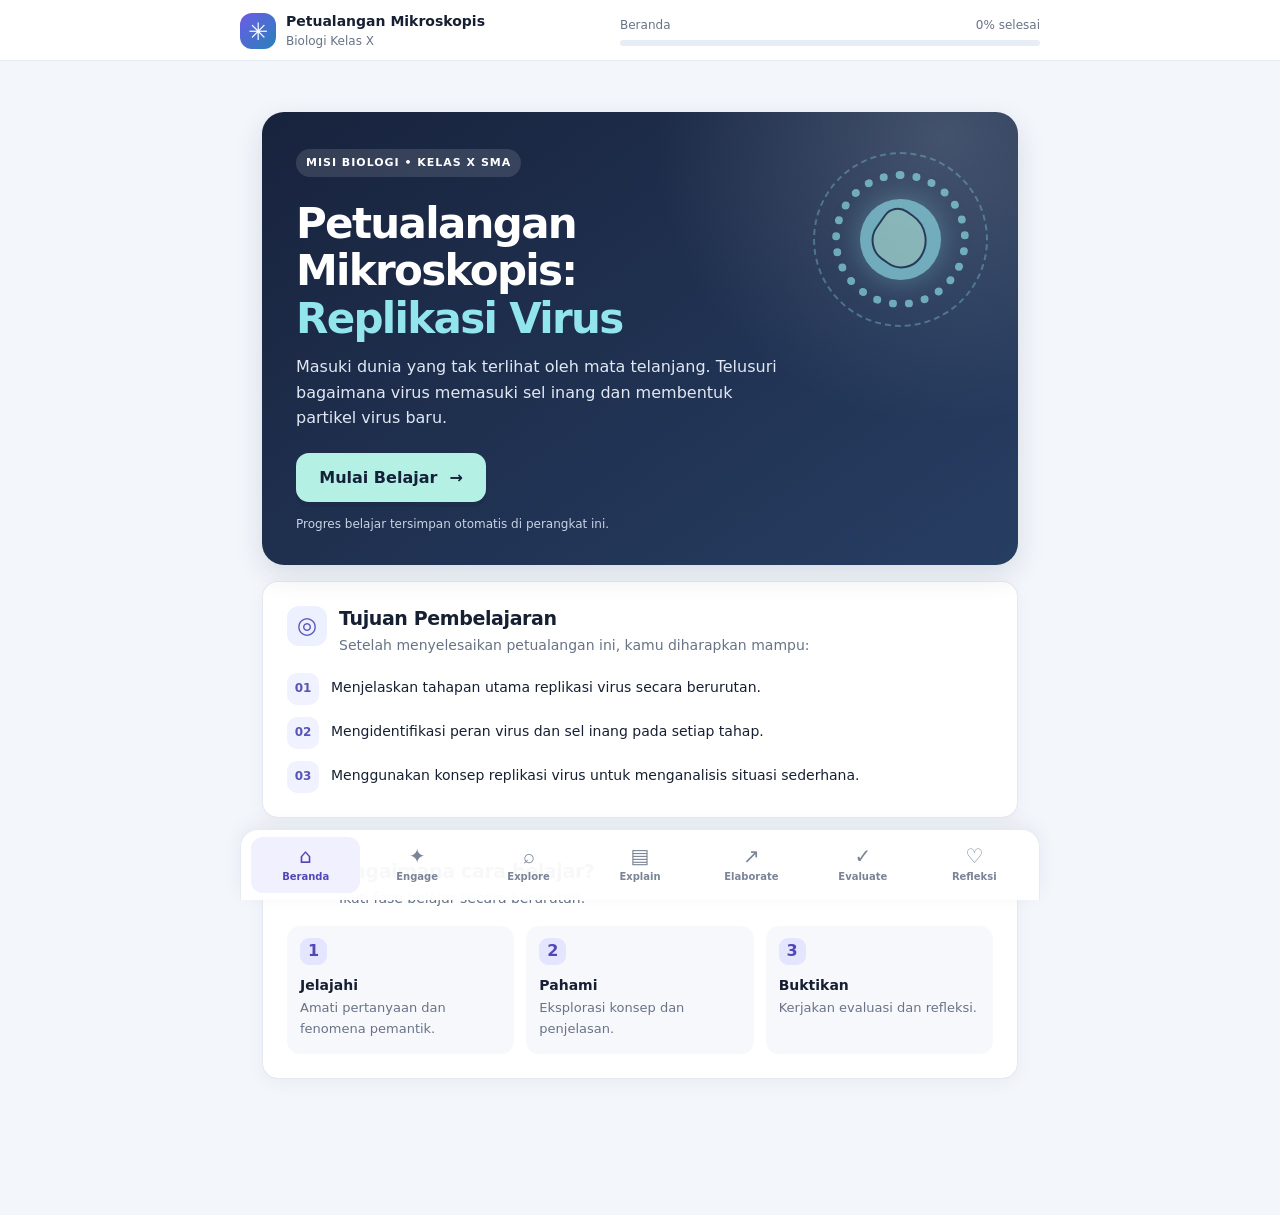
<file: replikasi-virus/index.html>
<!doctype html>
<html lang="id">
<head>
  <meta charset="utf-8">
  <meta name="viewport" content="width=device-width, initial-scale=1">
  <meta name="theme-color" content="#172033">
  <meta name="description" content="Pembelajaran multimedia interaktif proses replikasi virus untuk Biologi Kelas X SMA.">
  <title>Petualangan Mikroskopis — Replikasi Virus</title>
  <link rel="stylesheet" href="style.css">
  <script src="script.js" defer></script>
</head>
<body>
  <header class="topbar">
    <div class="topbar__brand" aria-label="Petualangan Mikroskopis">
      <span class="brand-mark" aria-hidden="true">✳</span>
      <span><strong>Petualangan Mikroskopis</strong><small>Biologi Kelas X</small></span>
    </div>
    <div class="progress-wrap">
      <div class="progress-meta"><span id="phase-label">Beranda</span><span id="progress-label">0% selesai</span></div>
      <div class="progress-track" role="progressbar" aria-label="Progres belajar" aria-valuemin="0" aria-valuemax="100" aria-valuenow="0" id="progress-bar">
        <span id="progress-fill"></span>
      </div>
    </div>
  </header>

  <main class="app-container">
    <section class="page is-active" id="page-home" data-phase="home" aria-labelledby="home-title">
      <div class="hero-card">
        <span class="eyebrow">MISI BIOLOGI • KELAS X SMA</span>
        <div class="virus-art" aria-hidden="true"><span class="virus-core"></span></div>
        <h1 id="home-title">Petualangan Mikroskopis:<br><span>Replikasi Virus</span></h1>
        <p class="hero-copy">Masuki dunia yang tak terlihat oleh mata telanjang. Telusuri bagaimana virus memasuki sel inang dan membentuk partikel virus baru.</p>
        <button class="button button--primary" data-go="engage">Mulai Belajar <span aria-hidden="true">→</span></button>
        <p class="saved-note" id="saved-note" aria-live="polite">Progres belajar tersimpan otomatis di perangkat ini.</p>
      </div>
      <article class="card">
        <div class="section-heading"><span class="section-icon">◎</span><div><h2>Tujuan Pembelajaran</h2><p>Setelah menyelesaikan petualangan ini, kamu diharapkan mampu:</p></div></div>
        <ul class="objective-list">
          <li><span>01</span><p>Menjelaskan tahapan utama replikasi virus secara berurutan.</p></li>
          <li><span>02</span><p>Mengidentifikasi peran virus dan sel inang pada setiap tahap.</p></li>
          <li><span>03</span><p>Menggunakan konsep replikasi virus untuk menganalisis situasi sederhana.</p></li>
        </ul>
      </article>
      <article class="card">
        <div class="section-heading"><span class="section-icon">☝</span><div><h2>Bagaimana cara belajar?</h2><p>Ikuti fase belajar secara berurutan.</p></div></div>
        <div class="how-grid">
          <div class="how-step"><b>1</b><strong>Jelajahi</strong><p>Amati pertanyaan dan fenomena pemantik.</p></div>
          <div class="how-step"><b>2</b><strong>Pahami</strong><p>Eksplorasi konsep dan penjelasan.</p></div>
          <div class="how-step"><b>3</b><strong>Buktikan</strong><p>Kerjakan evaluasi dan refleksi.</p></div>
        </div>
      </article>
    </section>

    <section class="page" id="engage" data-phase="engage" aria-labelledby="engage-title" hidden>
      <div class="phase-banner phase-banner--engage">
        <span class="phase-tag">FASE 1 • ENGAGE</span>
        <h1 id="engage-title">Pandemi yang mengubah dunia</h1>
        <p>COVID-19 menunjukkan betapa cepat penyakit akibat virus dapat memengaruhi kehidupan sehari-hari. Untuk memahami peristiwa seperti ini, kita perlu mengenal virus—termasuk bagaimana virus memperbanyak diri di dalam sel inang.</p>
      </div>

      <article class="card engage-intro-card">
        <div class="engage-context-icon" aria-hidden="true">?</div>
        <div>
          <h2>Mulai dari pemahamanmu</h2>
          <p>Setiap orang membawa pengetahuan awal tentang virus. Sebelum mempelajari proses replikasi, mari periksa beberapa gagasan yang mungkin pernah kamu dengar.</p>
        </div>
      </article>

      <section class="card self-check" aria-labelledby="self-check-title">
        <div class="self-check-heading">
          <span class="self-check-kicker">SELF-CHECK MISKONSEPSI</span>
          <h2 id="self-check-title">Menurutmu, benar atau salah?</h2>
          <p>Pilih satu jawaban untuk setiap pernyataan. Tidak ada skor atau nilai pada tahap ini. Jawabanmu akan disimpan sebagai pemikiran awal dan dibahas kembali pada fase Explain.</p>
        </div>

        <fieldset class="misconception-item" data-question="q1">
          <legend><span class="question-number">01</span>Virus adalah makhluk hidup bersel tunggal.</legend>
          <div class="answer-options">
            <label class="answer-option"><input type="radio" name="q1" value="benar"><span>Benar</span></label>
            <label class="answer-option"><input type="radio" name="q1" value="salah"><span>Salah</span></label>
          </div>
        </fieldset>

        <fieldset class="misconception-item" data-question="q2">
          <legend><span class="question-number">02</span>Virus sama dengan bakteri, hanya ukurannya lebih kecil.</legend>
          <div class="answer-options">
            <label class="answer-option"><input type="radio" name="q2" value="benar"><span>Benar</span></label>
            <label class="answer-option"><input type="radio" name="q2" value="salah"><span>Salah</span></label>
          </div>
        </fieldset>

        <fieldset class="misconception-item" data-question="q3">
          <legend><span class="question-number">03</span>Virus dapat berkembang biak sendiri tanpa menempel pada makhluk hidup lain.</legend>
          <div class="answer-options">
            <label class="answer-option"><input type="radio" name="q3" value="benar"><span>Benar</span></label>
            <label class="answer-option"><input type="radio" name="q3" value="salah"><span>Salah</span></label>
          </div>
        </fieldset>

        <div id="engage-status" class="engage-status" aria-live="polite">Jawab ketiga pernyataan untuk membuka fase berikutnya.</div>
        <button class="button button--engage" id="continue-explore" type="button" disabled>Lanjut ke Explore <span aria-hidden="true">→</span></button>
        <p class="no-score-note"><span aria-hidden="true">🔒</span> Jawaban tersimpan di perangkat ini dan tidak ditampilkan sebagai skor.</p>
      </section>
    </section>

    <section class="page" id="page-explore" data-phase="explore" aria-labelledby="explore-title" hidden>
      <div class="phase-banner phase-banner--explore">
        <span class="phase-tag">FASE 2 • EXPLORE</span>
        <h1 id="explore-title">Kenali virus dari dekat</h1>
        <p>Jelajahi bagian penting virus, lalu amati bagaimana infeksi berlangsung dalam enam tahap.</p>
      </div>

      <div class="explore-tabs" role="tablist" aria-label="Bagian Explore">
        <button class="explore-tab is-active" id="tab-structure" type="button" role="tab" aria-selected="true" aria-controls="explore-structure-panel" data-explore-tab="structure">
          <span class="explore-tab__number">01</span><span><strong>Struktur</strong><small>Kenali bagian virus</small></span>
        </button>
        <button class="explore-tab" id="tab-replication" type="button" role="tab" aria-selected="false" aria-controls="explore-replication-panel" data-explore-tab="replication" disabled>
          <span class="explore-tab__number">02</span><span><strong>Replikasi</strong><small>Jelajahi 6 tahap</small></span>
        </button>
      </div>

      <div class="explore-panel" id="explore-structure-panel" role="tabpanel" aria-labelledby="tab-structure">
        <article class="card structure-card">
          <div class="content-kicker">BAGIAN 1 • STRUKTUR</div>
          <h2>Struktur virion SARS-CoV-2</h2>
          <p>Virion adalah partikel virus lengkap yang berada di luar sel. Ketuk keempat titik pada ilustrasi untuk mengenali bagian-bagiannya.</p>

          <div class="virus-diagram-wrap">
            <div class="virus-diagram" aria-label="Ilustrasi skematis struktur virion SARS-CoV-2">
              <span class="virus-envelope" aria-hidden="true"></span>
              <span class="virus-membrane" aria-hidden="true"></span>
              <span class="virus-rna" aria-hidden="true"></span>
              <span class="virus-rna-dot virus-rna-dot--one" aria-hidden="true"></span>
              <span class="virus-rna-dot virus-rna-dot--two" aria-hidden="true"></span>
              <span class="virus-spike virus-spike--1" aria-hidden="true"></span>
              <span class="virus-spike virus-spike--2" aria-hidden="true"></span>
              <span class="virus-spike virus-spike--3" aria-hidden="true"></span>
              <span class="virus-spike virus-spike--4" aria-hidden="true"></span>
              <span class="virus-spike virus-spike--5" aria-hidden="true"></span>
              <span class="virus-spike virus-spike--6" aria-hidden="true"></span>
              <span class="virus-spike virus-spike--7" aria-hidden="true"></span>
              <button class="hotspot hotspot--rna" type="button" data-hotspot="rna" aria-label="Pelajari Asam Nukleat RNA"><span>1</span></button>
              <button class="hotspot hotspot--capsid" type="button" data-hotspot="capsid" aria-label="Pelajari kapsid"><span>2</span></button>
              <button class="hotspot hotspot--envelope" type="button" data-hotspot="envelope" aria-label="Pelajari envelope"><span>3</span></button>
              <button class="hotspot hotspot--spike" type="button" data-hotspot="spike" aria-label="Pelajari spike protein"><span>4</span></button>
            </div>
            <div class="diagram-caption"><span class="diagram-dot"></span> Ilustrasi skematis, tidak menunjukkan ukuran sebenarnya.</div>
          </div>

          <div class="hotspot-list" aria-label="Daftar bagian virus">
            <button class="hotspot-chip" type="button" data-hotspot="rna"><span>1</span> Asam nukleat</button>
            <button class="hotspot-chip" type="button" data-hotspot="capsid"><span>2</span> Kapsid</button>
            <button class="hotspot-chip" type="button" data-hotspot="envelope"><span>3</span> Envelope</button>
            <button class="hotspot-chip" type="button" data-hotspot="spike"><span>4</span> Spike protein</button>
          </div>

          <div class="hotspot-info" id="hotspot-info" aria-live="polite">
            <span class="hotspot-info__label">PILIH HOTSPOT</span>
            <h3 id="hotspot-info-title">Temukan bagian-bagian virus</h3>
            <p id="hotspot-info-text">Ketuk titik bernomor atau nama bagian di atas untuk membuka penjelasan singkatnya.</p>
          </div>

          <div class="hotspot-progress">
            <div class="hotspot-progress__meta"><strong>Jelajah struktur</strong><span id="hotspot-count">0 dari 4 bagian</span></div>
            <div class="mini-progress"><span id="hotspot-progress-fill"></span></div>
            <p id="hotspot-status" aria-live="polite">Kunjungi semua hotspot untuk membuka simulasi replikasi.</p>
          </div>

          <button class="button button--explore" id="continue-replication" type="button" disabled>Lanjut ke Replikasi <span aria-hidden="true">→</span></button>
        </article>
      </div>

      <div class="explore-panel" id="explore-replication-panel" role="tabpanel" aria-labelledby="tab-replication" hidden>
        <article class="card simulation-card">
          <div class="content-kicker">BAGIAN 2 • REPLIKASI</div>
          <h2>Simulasi interaktif 6 tahap infeksi</h2>
          <p>Ikuti urutan tahap berikut. Gunakan tombol navigasi untuk mengamati perubahan dari pelekatan hingga pelepasan virus baru.</p>

          <div class="simulation-progress">
            <span id="simulation-step-count">TAHAP 1 DARI 6</span>
            <span id="simulation-stage-short">Attachment</span>
          </div>
          <div class="simulation-track" aria-hidden="true"><span id="simulation-track-fill"></span></div>

          <div class="stage-visual stage-visual--1" id="stage-visual" role="img" aria-label="Visualisasi tahap 1: Attachment (Pelekatan)">
            <div class="stage-scene">
              <div class="scene-cell"><span class="scene-cell__nucleus"></span><span class="scene-cell__receptor"></span><span class="scene-cell__receptor scene-cell__receptor--2"></span></div>
              <div class="scene-virus"><span class="scene-virus__core"></span><span class="scene-virus__spikes"></span></div>
              <span class="scene-particle scene-particle--one"></span><span class="scene-particle scene-particle--two"></span>
              <span class="scene-arrow" aria-hidden="true">→</span>
            </div>
            <span class="visual-caption" id="visual-caption">Virus mendekati reseptor sel inang.</span>
          </div>

          <div class="stage-copy" aria-live="polite">
            <span class="stage-step-label" id="stage-step-label">TAHAP 1</span>
            <h3 id="stage-title">Attachment (Pelekatan)</h3>
            <p id="stage-description">Virus mengenali dan menempel pada reseptor tertentu di permukaan sel inang. Kecocokan antara protein virus dan reseptor membantu menentukan sel yang dapat diinfeksi.</p>
          </div>

          <div class="simulation-controls">
            <button class="button button--outline" id="stage-previous" type="button" disabled><span aria-hidden="true">←</span> Sebelumnya</button>
            <button class="button button--outline" id="stage-repeat" type="button">↻ Ulangi</button>
            <button class="button button--explore" id="stage-next" type="button">Selanjutnya <span aria-hidden="true">→</span></button>
          </div>

          <div class="checkpoint" id="replication-checkpoint" hidden>
            <div class="checkpoint-mark" aria-hidden="true">✓</div>
            <span class="content-kicker">CHECKPOINT</span>
            <h3>Periksa pemahamanmu</h3>
            <p>Pada tahap manakah materi genetik virus diperbanyak dengan memanfaatkan mesin sel inang?</p>
            <fieldset class="checkpoint-options">
              <legend class="visually-hidden">Pilih jawaban checkpoint</legend>
              <label class="checkpoint-option"><input type="radio" name="checkpoint-answer" value="attachment"><span>Attachment (Pelekatan)</span></label>
              <label class="checkpoint-option"><input type="radio" name="checkpoint-answer" value="biosynthesis"><span>Biosintesis/Replikasi</span></label>
              <label class="checkpoint-option"><input type="radio" name="checkpoint-answer" value="release"><span>Release (Pelepasan)</span></label>
            </fieldset>
            <p class="checkpoint-feedback" id="checkpoint-feedback" aria-live="polite"></p>
            <button class="button button--explore" id="continue-explain" type="button" disabled>Lanjut ke Explain <span aria-hidden="true">→</span></button>
          </div>
        </article>
      </div>
    </section>

    <section class="page" id="explain" data-phase="explain" aria-labelledby="explain-title" hidden>
      <div class="phase-banner phase-banner--explain">
        <span class="phase-tag">FASE 3 • EXPLAIN</span>
        <h1 id="explain-title">Mari luruskan pemahaman</h1>
        <p>Pilihan awalmu adalah titik berangkat belajar, bukan ujian. Sekarang kita bandingkan dengan penjelasan ilmiah agar konsep tentang virus semakin jelas.</p>
      </div>

      <article class="card explain-intro-card">
        <span class="explain-intro-icon" aria-hidden="true">✦</span>
        <div>
          <h2>Meninjau kembali Self-Check</h2>
          <p>Jawabanmu dari fase Engage ditampilkan di sebelah fakta ilmiah. Tidak ada nilai yang diberikan di sini—tujuannya adalah membangun pemahaman yang lebih tepat.</p>
        </div>
      </article>

      <div class="explain-check-list" aria-label="Perbandingan jawaban awal dan fakta ilmiah">
        <article class="card explain-check-card" data-explain-question="q1">
          <div class="explain-check-card__heading"><span>PERNYATAAN 01</span><span class="fact-badge">FAKTA ILMIAH</span></div>
          <h2>“Virus adalah makhluk hidup bersel tunggal.”</h2>
          <div class="answer-fact-grid">
            <div class="student-answer">
              <span class="small-label">Jawaban awalmu</span>
              <strong id="explain-answer-q1">Belum dijawab</strong>
            </div>
            <div class="scientific-fact">
              <span class="small-label">Penjelasan ilmiah</span>
              <p>Virus bersifat aseluler, artinya tidak tersusun atas sel. Virus tidak memiliki perangkat metabolisme dan sistem sel lengkap seperti organisme bersel. Karena tidak dapat bereplikasi secara mandiri, virus umumnya tidak diklasifikasikan sebagai makhluk hidup.</p>
            </div>
          </div>
          <p class="empathetic-note" id="explain-note-q1">Kita cek bersama konsepnya.</p>
        </article>

        <article class="card explain-check-card" data-explain-question="q2">
          <div class="explain-check-card__heading"><span>PERNYATAAN 02</span><span class="fact-badge">FAKTA ILMIAH</span></div>
          <h2>“Virus sama dengan bakteri, hanya ukurannya lebih kecil.”</h2>
          <div class="answer-fact-grid">
            <div class="student-answer">
              <span class="small-label">Jawaban awalmu</span>
              <strong id="explain-answer-q2">Belum dijawab</strong>
            </div>
            <div class="scientific-fact">
              <span class="small-label">Penjelasan ilmiah</span>
              <p>Virus dan bakteri berbeda secara mendasar. Bakteri adalah organisme bersel prokariotik yang memiliki membran sel, sitoplasma, ribosom, dan materi genetik. Virus berupa partikel aseluler dengan materi genetik yang dibungkus protein, dan sebagian memiliki envelope.</p>
            </div>
          </div>
          <p class="empathetic-note" id="explain-note-q2">Kita cek bersama konsepnya.</p>
        </article>

        <article class="card explain-check-card" data-explain-question="q3">
          <div class="explain-check-card__heading"><span>PERNYATAAN 03</span><span class="fact-badge">FAKTA ILMIAH</span></div>
          <h2>“Virus dapat berkembang biak sendiri tanpa menempel pada makhluk hidup lain.”</h2>
          <div class="answer-fact-grid">
            <div class="student-answer">
              <span class="small-label">Jawaban awalmu</span>
              <strong id="explain-answer-q3">Belum dijawab</strong>
            </div>
            <div class="scientific-fact">
              <span class="small-label">Penjelasan ilmiah</span>
              <p>Virus memerlukan sel inang yang sesuai untuk menghasilkan partikel virus baru. Virus memanfaatkan mesin dan bahan dari sel inang untuk membuat komponen-komponennya; menempel pada permukaan saja tidak cukup untuk bereplikasi.</p>
            </div>
          </div>
          <p class="empathetic-note" id="explain-note-q3">Kita cek bersama konsepnya.</p>
        </article>
      </div>

      <article class="card comparison-card">
        <div class="content-kicker content-kicker--explain">MEMBANDINGKAN KONSEP</div>
        <h2>Virus, bakteri, dan sel eukariotik</h2>
        <p>Gunakan tabel ini untuk melihat perbedaan struktur, cara hidup, dan reproduksi. Geser tabel ke samping pada layar kecil.</p>
        <div class="responsive-table-wrap" role="region" aria-label="Tabel perbandingan virus, bakteri, dan sel eukariotik" tabindex="0">
          <table class="comparison-table">
            <thead>
              <tr><th scope="col">Aspek</th><th scope="col">Virus</th><th scope="col">Bakteri</th><th scope="col">Sel eukariotik</th></tr>
            </thead>
            <tbody>
              <tr>
                <th scope="row">Struktur</th>
                <td>Aseluler; materi genetik DNA atau RNA dalam selubung protein. Sebagian memiliki envelope.</td>
                <td>Sel prokariotik; memiliki membran sel, sitoplasma, ribosom, dan DNA.</td>
                <td>Sel dengan inti yang dibatasi membran dan organel bermembran.</td>
              </tr>
              <tr>
                <th scope="row">Cara hidup</th>
                <td>Bergantung pada sel inang untuk bereplikasi; tidak menjalankan metabolisme sel lengkap secara mandiri.</td>
                <td>Organisme hidup; banyak yang dapat menjalankan metabolisme sendiri, meski kebutuhan lingkungannya beragam.</td>
                <td>Bagian dari organisme eukariotik atau organisme bersel satu; menjalankan fungsi sel melalui sistem selnya.</td>
              </tr>
              <tr>
                <th scope="row">Reproduksi</th>
                <td>Membentuk partikel baru dengan memanfaatkan mesin sel inang; bukan membelah diri seperti sel.</td>
                <td>Umumnya membelah diri melalui pembelahan biner.</td>
                <td>Sel membelah melalui mitosis; meiosis berperan dalam pembentukan sel reproduktif pada organisme tertentu.</td>
              </tr>
            </tbody>
          </table>
        </div>
        <p class="table-note">Catatan: ini adalah ringkasan umum. Ada keragaman pada bakteri, virus, dan jenis sel eukariotik.</p>
      </article>

      <article class="card glossary-card">
        <div class="content-kicker content-kicker--explain">GLOSARIUM INTERAKTIF</div>
        <h2>Kenali istilah penting</h2>
        <p>Ketuk istilah untuk membuka atau menutup penjelasan singkatnya.</p>
        <div class="glossary-list">
          <details class="glossary-item">
            <summary><span class="glossary-term">Virion</span><span class="glossary-hint">Partikel virus lengkap</span></summary>
            <p>Partikel virus lengkap yang dapat berada di luar sel inang, terdiri atas materi genetik dan selubung atau struktur pelindungnya. Virus tertentu juga memiliki envelope.</p>
          </details>
          <details class="glossary-item">
            <summary><span class="glossary-term">Lisis</span><span class="glossary-hint">Pecahnya sel</span></summary>
            <p>Kerusakan hingga pecahnya membran sel, yang pada siklus litik dapat melepaskan partikel virus baru ke lingkungan sekitar.</p>
          </details>
          <details class="glossary-item">
            <summary><span class="glossary-term">Lisogenik</span><span class="glossary-hint">Genom virus bertahan dalam sel inang</span></summary>
            <p>Pada contoh klasik bakteriofag, materi genetik virus berintegrasi dengan DNA bakteri sebagai profag dan ikut disalin saat bakteri membelah, tanpa langsung melisis sel. Pada kondisi tertentu, profag dapat beralih ke siklus litik.</p>
          </details>
          <details class="glossary-item">
            <summary><span class="glossary-term">Reseptor</span><span class="glossary-hint">Sasaran pengenalan virus</span></summary>
            <p>Struktur atau molekul pada permukaan sel yang dapat dikenali dan diikat oleh komponen virus. Kecocokan reseptor ikut menentukan apakah virus dapat memasuki jenis sel tertentu.</p>
          </details>
        </div>
      </article>

      <article class="card lytic-lysogenic-card">
        <div class="content-kicker content-kicker--explain">DUA POLA SIKLUS</div>
        <h2>Siklus litik dan lisogenik</h2>
        <p>Keduanya menjelaskan pola infeksi tertentu, terutama yang dipelajari melalui bakteriofag. Pola siklus virus dapat berbeda menurut jenis virus dan sel inangnya.</p>
        <div class="cycle-compare">
          <section class="cycle-panel cycle-panel--lytic">
            <span class="cycle-symbol" aria-hidden="true">⚡</span>
            <h3>Siklus litik</h3>
            <p>Virus mengambil alih mesin sel untuk membuat dan merakit komponen baru. Pada akhir proses, sel inang biasanya mengalami lisis sehingga partikel virus dilepaskan.</p>
            <div class="cycle-flow"><span>Masuk</span><i>→</i><span>Sintesis</span><i>→</i><span>Lisis</span></div>
          </section>
          <section class="cycle-panel cycle-panel--lysogenic">
            <span class="cycle-symbol" aria-hidden="true">⟳</span>
            <h3>Siklus lisogenik</h3>
            <p>Pada bakteriofag tertentu, materi genetik virus berintegrasi ke DNA bakteri sebagai profag. Materi itu ikut disalin saat sel membelah dan dapat aktif memasuki siklus litik kemudian.</p>
            <div class="cycle-flow"><span>Integrasi</span><i>→</i><span>Ikut disalin</span><i>→</i><span>Dapat aktif</span></div>
          </section>
        </div>
      </article>

      <article class="card explain-summary-card">
        <h2>Inti yang perlu diingat</h2>
        <p>Virus bukan sel, berbeda dari bakteri, dan membutuhkan sel inang untuk bereplikasi. Struktur virus membantu menjelaskan bagaimana virus mengenali sel, memasukkan materi genetik, membuat komponen, lalu membentuk partikel baru.</p>
        <button class="button button--explain" id="continue-elaborate" type="button">Lanjut ke Elaborate <span aria-hidden="true">→</span></button>
      </article>
    </section>

    <section class="page" id="elaborate" data-phase="elaborate" aria-labelledby="elaborate-title" hidden>
      <div class="phase-banner phase-banner--elaborate">
        <span class="phase-tag">FASE 4 • ELABORATE</span>
        <h1 id="elaborate-title">Hubungkan konsep dengan kehidupan</h1>
        <p>Jelajahi tiga kasus virus. Perhatikan bagaimana struktur virus dan cara masuk ke sel inang membantu kita memahami penularan serta pencegahan.</p>
      </div>

      <section class="case-study-section" aria-labelledby="case-study-title">
        <div class="case-section-heading">
          <div>
            <span class="content-kicker content-kicker--elaborate">KARTU STUDI KASUS</span>
            <h2 id="case-study-title">Tiga virus, tiga konteks</h2>
            <p>Geser kartu ke samping untuk membaca setiap kasus.</p>
          </div>
          <span class="swipe-hint" aria-hidden="true">Geser ↔</span>
        </div>

        <div class="case-carousel" id="case-carousel" aria-label="Kartu studi kasus virus" tabindex="0">
          <article class="case-card case-card--covid" id="case-covid">
            <div class="case-card__visual case-card__visual--corona" aria-hidden="true">
              <span class="case-virus-ring"></span><span class="case-virus-core"></span>
              <span class="case-virus-spike case-virus-spike--1"></span><span class="case-virus-spike case-virus-spike--2"></span><span class="case-virus-spike case-virus-spike--3"></span><span class="case-virus-spike case-virus-spike--4"></span><span class="case-virus-spike case-virus-spike--5"></span><span class="case-virus-spike case-virus-spike--6"></span>
            </div>
            <div class="case-card__body">
              <span class="case-number">KASUS 01</span>
              <h3>COVID-19</h3>
              <span class="case-focus">Fokus: envelope dan sabun</span>
              <p>SARS-CoV-2 memiliki envelope, yaitu selubung lipid yang menyelubungi partikel virus. Molekul sabun dapat mengganggu lapisan lipid ini sekaligus membantu melepaskan virus dan kotoran dari kulit saat tangan dibilas dengan air.</p>
              <div class="case-takeaway"><strong>Hubungkan konsep</strong><span>Struktur envelope membantu menjelaskan mengapa cuci tangan dengan sabun efektif sebagai langkah pencegahan.</span></div>
            </div>
          </article>

          <article class="case-card case-card--dengue" id="case-dengue">
            <div class="case-card__visual case-card__visual--mosquito" aria-hidden="true">
              <span class="mosquito-body"></span><span class="mosquito-wing mosquito-wing--1"></span><span class="mosquito-wing mosquito-wing--2"></span><span class="mosquito-leg mosquito-leg--1"></span><span class="mosquito-leg mosquito-leg--2"></span><span class="mosquito-leg mosquito-leg--3"></span><span class="mosquito-proboscis"></span>
            </div>
            <div class="case-card__body">
              <span class="case-number">KASUS 02</span>
              <h3>Demam Berdarah Dengue</h3>
              <span class="case-focus">Fokus: vektor nyamuk dan sel inang</span>
              <p>Virus dengue ditularkan terutama melalui gigitan nyamuk Aedes yang terinfeksi. Setelah masuk ke tubuh manusia, virus dapat mencapai jaringan dan menginfeksi sel-sel yang rentan, termasuk sejumlah sel sistem kekebalan. Virus tidak sekadar “masuk ke sel darah” secara sembarang; jenis sel dan interaksi dengan reseptor berperan dalam proses infeksi.</p>
              <div class="case-takeaway"><strong>Hubungkan konsep</strong><span>Penularan melibatkan vektor, lalu virus harus berinteraksi dengan sel inang agar dapat masuk dan bereplikasi.</span></div>
            </div>
          </article>

          <article class="case-card case-card--hiv" id="case-hiv">
            <div class="case-card__visual case-card__visual--immune" aria-hidden="true">
              <span class="immune-cell immune-cell--outer"></span><span class="immune-cell immune-cell--inner"></span><span class="immune-receptor immune-receptor--1"></span><span class="immune-receptor immune-receptor--2"></span><span class="immune-virus"></span>
            </div>
            <div class="case-card__body">
              <span class="case-number">KASUS 03</span>
              <h3>HIV</h3>
              <span class="case-focus">Fokus: sel T CD4 dan kekebalan tubuh</span>
              <p>HIV menyerang sel-sel tertentu dalam sistem kekebalan tubuh, terutama limfosit T CD4. Virus berikatan dengan CD4 dan koreseptor pada sel target, lalu memasukkan materi genetiknya dan menggunakan proses di dalam sel untuk bereplikasi. Jika tidak ditangani, infeksi dapat melemahkan pertahanan imun.</p>
              <div class="case-takeaway"><strong>Hubungkan konsep</strong><span>Interaksi virus dengan reseptor dan masuknya materi genetik merupakan bagian penting dari proses infeksi.</span></div>
            </div>
          </article>
        </div>

        <div class="carousel-footer">
          <span id="case-carousel-status" aria-live="polite">Kartu 1 dari 3 · COVID-19</span>
          <div class="carousel-dots" aria-label="Pilih kartu studi kasus">
            <button class="carousel-dot is-active" type="button" data-case-index="0" aria-label="Lihat kasus COVID-19" aria-current="true"></button>
            <button class="carousel-dot" type="button" data-case-index="1" aria-label="Lihat kasus Demam Berdarah Dengue"></button>
            <button class="carousel-dot" type="button" data-case-index="2" aria-label="Lihat kasus HIV"></button>
          </div>
        </div>
      </section>

      <article class="card application-card">
        <div class="application-heading">
          <span class="application-icon" aria-hidden="true">✎</span>
          <div>
            <span class="content-kicker content-kicker--elaborate">SOAL APLIKASI</span>
            <h2>Gunakan konsep untuk menjelaskan</h2>
          </div>
        </div>
        <p class="application-question">Mengapa sabun sangat efektif membunuh virus corona jika dikaitkan dengan struktur virus di tahap replikasi?</p>
        <p class="application-hint">Pikirkan peran envelope, struktur virus, dan bagaimana virus mempertahankan kemampuannya menginfeksi sel. Tulis dengan bahasamu sendiri; jawaban ini digunakan untuk refleksi, bukan untuk memberi nilai otomatis.</p>
        <label class="field-label" for="elaborate-answer">Jawaban refleksifmu</label>
        <textarea id="elaborate-answer" rows="5" placeholder="Menurut saya, sabun efektif karena..." aria-describedby="elaborate-answer-help"></textarea>
        <div class="answer-save-row">
          <span id="elaborate-answer-help">Jawaban tersimpan otomatis di perangkat ini.</span>
          <span id="elaborate-char-count">0 karakter</span>
        </div>
        <p class="inline-feedback" id="elaborate-feedback" aria-live="polite"></p>
        <button class="button button--elaborate" id="continue-evaluate" type="button" disabled>Lanjut ke Ujian (Evaluate) <span aria-hidden="true">→</span></button>
      </article>
    </section>

    <section class="page" id="page-evaluate" data-phase="evaluate" aria-labelledby="evaluate-title" hidden>
      <div class="phase-banner phase-banner--evaluate">
        <span class="phase-tag">FASE 5 • EVALUATE</span>
        <h1 id="evaluate-title">Uji pemahamanmu</h1>
        <p>Jawab lima soal pilihan ganda tentang struktur virus dan tahapan replikasi. Setiap jawaban akan mendapat umpan balik agar kamu tahu alasannya.</p>
      </div>

      <article class="card quiz-card" aria-labelledby="quiz-heading">
        <div class="quiz-heading-row">
          <div>
            <span class="content-kicker content-kicker--evaluate">KUIS FORMATIF</span>
            <h2 id="quiz-heading">Misi pengetahuan virus</h2>
          </div>
          <span class="quiz-total-badge">5 soal</span>
        </div>

        <div id="quiz-play-panel">
          <div class="quiz-progress-meta"><span id="quiz-question-count">SOAL 1 DARI 5</span><span id="quiz-answered-count">0/5 dijawab</span></div>
          <div class="quiz-progress-track"><span id="quiz-progress-fill"></span></div>
          <div class="quiz-question-card">
            <span class="quiz-question-number" id="quiz-question-number">PERTANYAAN 01</span>
            <h3 id="quiz-question-text">Memuat pertanyaan…</h3>
            <div class="quiz-options" id="quiz-options" role="group" aria-label="Pilihan jawaban"></div>
            <div class="quiz-feedback" id="quiz-feedback" aria-live="polite" hidden></div>
          </div>
          <div class="quiz-controls">
            <button class="button button--quiz-outline" id="quiz-previous" type="button" disabled><span aria-hidden="true">←</span> Sebelumnya</button>
            <button class="button button--quiz-primary" id="quiz-next" type="button" disabled>Selanjutnya <span aria-hidden="true">→</span></button>
          </div>
          <p class="quiz-note">Pilih satu jawaban. Jika pilihanmu belum tepat, baca umpan baliknya, lalu lanjutkan ke soal berikutnya.</p>
        </div>

        <div id="quiz-result-panel" class="quiz-result-panel" hidden>
          <div class="score-medallion" aria-hidden="true"><span>★</span></div>
          <span class="content-kicker content-kicker--evaluate">HASIL KUIS FORMATIF</span>
          <h3 id="quiz-result-title">Kuis selesai!</h3>
          <div class="final-score"><strong id="quiz-final-score">0</strong><span>/ 100</span></div>
          <p id="quiz-result-summary">Kamu telah menyelesaikan kuis.</p>
          <div class="score-detail"><strong id="quiz-correct-count">0 dari 5 benar</strong><span>Skor dihitung dari jawaban yang benar.</span></div>
          <div id="quiz-review" class="quiz-review" aria-label="Ringkasan hasil setiap soal"></div>
          <div class="quiz-result-actions">
            <button class="button button--quiz-outline" id="quiz-retry" type="button">↻ Ulangi Kuis</button>
            <button class="button button--quiz-primary" id="quiz-to-reflection" type="button">Lanjut ke Refleksi <span aria-hidden="true">→</span></button>
          </div>
        </div>
      </article>
    </section>

    <section class="page" id="refleksi" data-phase="reflection" aria-labelledby="reflection-title" hidden>
      <div class="phase-banner phase-banner--reflection">
        <span class="phase-tag">MINDFUL CLOSING • REFLEKSI</span>
        <h1 id="reflection-title">Berhenti sejenak, lihat sejauh apa kamu melangkah</h1>
        <p>Belajar bukan hanya tentang jawaban yang benar, tetapi juga tentang menyadari apa yang berubah dalam pemahamanmu dan pertanyaan apa yang masih ingin kamu jelajahi.</p>
      </div>

      <article class="card badge-card">
        <div class="badge-glow" aria-hidden="true"></div>
        <div class="digital-badge" aria-label="Lencana digital Penjelajah Virus">
          <div class="badge-ribbon">VIRUSNESIA</div>
          <div class="badge-orbit badge-orbit--outer"></div>
          <div class="badge-orbit badge-orbit--inner"></div>
          <div class="badge-symbol" aria-hidden="true">✦</div>
          <div class="badge-stars" aria-hidden="true">✧　•　✧</div>
          <div class="badge-label">PENJELAJAH<br>VIRUS</div>
        </div>
        <div class="badge-message">
          <span class="badge-kicker">MISI SELESAI!</span>
          <h2>Selamat, Penjelajah Virus! 🎉</h2>
          <p>Kamu telah meluangkan waktu untuk mengamati, mempertanyakan, dan memahami dunia virus. Teruslah penasaran, berpikir kritis, dan belajar dengan hati terbuka—setiap pertanyaan adalah awal penemuan baru.</p>
        </div>
      </article>

      <article class="card journal-card">
        <div class="journal-heading">
          <span class="journal-icon" aria-hidden="true">✎</span>
          <div><span class="content-kicker content-kicker--reflection">JURNAL REFLEKSI</span><h2>Catat perjalanan belajarmu</h2></div>
        </div>
        <p class="journal-intro">Tidak ada jawaban yang harus sempurna. Tuliskan pemikiranmu dengan jujur. Jurnal akan tersimpan otomatis di perangkat ini.</p>

        <div class="journal-entry">
          <label for="reflection-learned"><span>01</span>Apa yang baru saya pelajari?</label>
          <textarea id="reflection-learned" rows="3" placeholder="Hal baru yang saya pahami hari ini adalah…"></textarea>
        </div>
        <div class="journal-entry">
          <label for="reflection-misconception"><span>02</span>Miskonsepsi apa yang berhasil saya perbaiki?</label>
          <textarea id="reflection-misconception" rows="3" placeholder="Sebelumnya saya mengira…, sekarang saya memahami bahwa…"></textarea>
        </div>
        <div class="journal-entry">
          <label for="reflection-curious"><span>03</span>Apa yang ingin saya ketahui lebih lanjut?</label>
          <textarea id="reflection-curious" rows="3" placeholder="Pertanyaan yang masih ingin saya cari jawabannya…"></textarea>
        </div>
        <div class="journal-save-status" id="reflection-save-status" role="status" aria-live="polite">Jurnal siap ditulis.</div>
        <button class="button button--reflection" id="reflection-save-all" type="button">Simpan Jurnal Refleksi <span aria-hidden="true">✓</span></button>
      </article>

      <article class="card reflection-closing-card">
        <span aria-hidden="true" class="closing-sparkle">✦</span>
        <h2>Rasa ingin tahu adalah bekal terbaikmu.</h2>
        <p>Bawa pemahaman ini ke kehidupan sehari-hari. Tetap teliti saat membaca informasi kesehatan, dan jangan berhenti bertanya.</p>
        <button class="button button--reflection-ghost" type="button" data-go="home">Kembali ke Beranda <span aria-hidden="true">⌂</span></button>
      </article>
    </section>

  </main>

  <nav class="bottom-nav" aria-label="Navigasi fase pembelajaran">
    <button class="nav-item is-current" data-go="home" aria-current="page"><span>⌂</span><small>Beranda</small></button>
    <button class="nav-item" data-go="engage"><span>✦</span><small>Engage</small></button>
    <button class="nav-item" data-go="explore"><span>⌕</span><small>Explore</small></button>
    <button class="nav-item" data-go="explain"><span>▤</span><small>Explain</small></button>
    <button class="nav-item" data-go="elaborate"><span>↗</span><small>Elaborate</small></button>
    <button class="nav-item" data-go="evaluate"><span>✓</span><small>Evaluate</small></button>
    <button class="nav-item" data-go="reflection"><span>♡</span><small>Refleksi</small></button>
  </nav>
  <div id="confetti-layer" class="confetti-layer" aria-hidden="true"></div>
  <div class="toast" id="toast" role="status" aria-live="polite"></div>
</body>
</html>
</file>
<file: css/style.css>
/* CSS RESET & VARIABLES */
    *, *::before, *::after {
      box-sizing: border-box;
      margin: 0;
      padding: 0;
    }
    :root {
      --bg-dark: #080c14;
      --bg-card: #0f172a;
      --bg-surface: #0b1120;
      --bg-card-hover: #1e293b;
      --border-subtle: #1e293b;
      --border-accent: #334155;
      --text-main: #f8fafc;
      --text-muted: #94a3b8;
      --text-dim: #64748b;
      --font-sans: 'Inter', -apple-system, BlinkMacSystemFont, sans-serif;
      --font-mono: 'JetBrains Mono', monospace;
    }

    body {
      background-color: var(--bg-dark);
      color: var(--text-main);
      font-family: var(--font-sans);
      line-height: 1.6;
      overflow-x: hidden;
      min-height: 100vh;
      display: flex;
      flex-direction: column;
    }

    /* TYPOGRAPHY & UTILS */
    h1, h2, h3, h4, h5 {
      color: #fff;
      font-weight: 700;
      line-height: 1.25;
    }
    .font-mono { font-family: var(--font-mono); }
    .container {
      width: 100%;
      max-width: 1260px;
      margin: 0 auto;
      padding: 0 1.25rem;
    }
    .btn {
      display: inline-flex;
      align-items: center;
      justify-content: center;
      gap: 0.5rem;
      padding: 0.65rem 1.25rem;
      border-radius: 0.5rem;
      font-weight: 600;
      font-size: 0.9rem;
      cursor: pointer;
      border: 1px solid transparent;
      transition: all 0.2s ease;
      text-decoration: none;
    }
    .btn-primary {
      background: linear-gradient(135deg, #0284c7, #2563eb);
      color: #fff;
      box-shadow: 0 4px 15px rgba(37, 99, 235, 0.3);
    }
    .btn-primary:hover {
      background: linear-gradient(135deg, #0369a1, #1d4ed8);
      transform: translateY(-1px);
    }
    .btn-secondary {
      background: #1e293b;
      color: #e2e8f0;
      border-color: #334155;
    }
    .btn-secondary:hover {
      background: #334155;
      color: #fff;
    }
    .btn-emerald {
      background: #059669;
      color: #fff;
    }
    .btn-emerald:hover { background: #047857; }
    .btn-sm {
      padding: 0.35rem 0.75rem;
      font-size: 0.8rem;
    }

    /* HEADER */
    header.sticky-header {
      position: sticky;
      top: 0;
      z-index: 50;
      background: rgba(8, 12, 20, 0.92);
      backdrop-filter: blur(12px);
      border-bottom: 1px solid var(--border-subtle);
      padding: 0.65rem 0;
    }
    .header-content {
      display: flex;
      align-items: center;
      justify-content: space-between;
      gap: 1rem;
    }
    .logo-area {
      display: flex;
      align-items: center;
      gap: 0.6rem;
      cursor: pointer;
    }
    .logo-icon {
      width: 32px;
      height: 32px;
      background: linear-gradient(135deg, #06b6d4, #3b82f6);
      border-radius: 8px;
      display: flex;
      align-items: center;
      justify-content: center;
      box-shadow: 0 0 12px rgba(6, 182, 212, 0.4);
    }
    .logo-text {
      font-weight: 800;
      font-size: 1.25rem;
      letter-spacing: -0.02em;
      color: #fff;
    }

    /* HEADER PIPS */
    .module-nav-pips {
      display: flex;
      align-items: center;
      gap: 0.3rem;
      background: rgba(15, 23, 42, 0.8);
      border: 1px solid var(--border-subtle);
      padding: 0.3rem 0.65rem;
      border-radius: 9999px;
    }
    .pip-step {
      display: flex;
      align-items: center;
      gap: 0.35rem;
      padding: 0.25rem 0.6rem;
      border-radius: 9999px;
      font-size: 0.75rem;
      font-weight: 600;
      color: var(--text-dim);
      background: transparent;
      border: none;
      cursor: pointer;
      transition: all 0.2s ease;
    }
    .pip-step.active {
      background: #1e293b;
      color: #38bdf8;
      box-shadow: 0 0 8px rgba(56, 189, 248, 0.25);
    }
    .pip-step.completed {
      color: #34d399;
    }
    .pip-dot {
      width: 7px;
      height: 7px;
      border-radius: 50%;
      background: currentColor;
    }
    .pip-divider {
      color: #334155;
      font-size: 0.7rem;
    }

    /* BADGES */
    .badge-counter {
      display: flex;
      align-items: center;
      gap: 0.4rem;
      background: #0f172a;
      border: 1px solid var(--border-subtle);
      padding: 0.35rem 0.75rem;
      border-radius: 0.5rem;
    }
    .badge-item {
      display: inline-flex;
      align-items: center;
      opacity: 0.25;
      filter: grayscale(1);
      transition: all 0.3s cubic-bezier(0.175, 0.885, 0.32, 1.275);
      cursor: help;
      font-size: 1.15rem;
    }
    .badge-item.unlocked {
      opacity: 1;
      filter: grayscale(0);
      transform: scale(1.1);
    }

    /* MOBILE MENU TOGGLE */
    .menu-toggle {
      display: none;
      background: #1e293b;
      border: 1px solid var(--border-accent);
      color: #fff;
      padding: 0.4rem 0.6rem;
      border-radius: 0.4rem;
      cursor: pointer;
    }
    .mobile-drawer {
      display: none;
      position: fixed;
      top: 57px;
      left: 0;
      right: 0;
      background: #0f172a;
      border-bottom: 1px solid var(--border-accent);
      padding: 1rem;
      z-index: 49;
      flex-direction: column;
      gap: 0.5rem;
    }
    .mobile-drawer.open {
      display: flex;
    }

    /* SECTIONS */
    main { flex: 1; }
    .spa-section {
      display: none;
      animation: fadeIn 0.25s ease-in-out;
      padding: 1.5rem 0 3.5rem 0;
    }
    .spa-section.active {
      display: block;
    }
    @keyframes fadeIn {
      from { opacity: 0; transform: translateY(4px); }
      to { opacity: 1; transform: translateY(0); }
    }

    /* MMJ CARDS */
    .mmj-card {
      border-radius: 0.75rem;
      padding: 1.25rem 1.5rem;
      margin-bottom: 1.5rem;
      position: relative;
    }
    .mmj-mindful {
      background: linear-gradient(145deg, #081726, #091a2e);
      border: 1px solid #1e3a5f;
      border-left: 4px solid #38bdf8;
    }
    .mmj-meaningful {
      background: linear-gradient(145deg, #091e14, #0b2419);
      border: 1px solid #134e32;
      border-left: 4px solid #10b981;
    }
    .mmj-badge-tag {
      display: inline-flex;
      align-items: center;
      gap: 0.35rem;
      font-size: 0.7rem;
      font-weight: 700;
      letter-spacing: 0.05em;
      text-transform: uppercase;
      padding: 0.2rem 0.5rem;
      border-radius: 4px;
      margin-bottom: 0.4rem;
    }
    .tag-mindful { background: rgba(56, 189, 248, 0.15); color: #38bdf8; }
    .tag-meaningful { background: rgba(52, 211, 153, 0.15); color: #34d399; }
    .tag-joyful { background: rgba(245, 158, 11, 0.15); color: #fbbf24; }

    /* INDONESIA CONTEXT BOX */
    .indo-box {
      background: #041a10;
      border: 1px solid #059669;
      border-radius: 0.75rem;
      padding: 1.25rem;
      margin-top: 1.25rem;
    }
    .indo-box-header {
      display: flex;
      align-items: center;
      gap: 0.5rem;
      font-weight: 700;
      color: #34d399;
      font-size: 0.9rem;
      margin-bottom: 0.5rem;
    }

    /* LKM BOX */
    .lkm-box {
      background: #241602;
      border: 1px solid #d97706;
      border-radius: 0.75rem;
      padding: 1.25rem;
      margin-top: 1.25rem;
    }
    .lkm-header {
      display: flex;
      align-items: center;
      justify-content: space-between;
      color: #fbbf24;
      font-weight: 700;
      font-size: 0.85rem;
      margin-bottom: 0.5rem;
    }

    /* META INFO BAR */
    .modul-meta-bar {
      display: flex;
      flex-wrap: wrap;
      align-items: center;
      justify-content: space-between;
      gap: 0.75rem;
      background: #0f172a;
      border: 1px solid var(--border-subtle);
      border-radius: 0.75rem;
      padding: 0.85rem 1.25rem;
      margin-bottom: 1.5rem;
    }
    .meta-badges {
      display: flex;
      align-items: center;
      gap: 0.5rem;
      flex-wrap: wrap;
    }
    .chip {
      background: #1e293b;
      color: #cbd5e1;
      font-size: 0.75rem;
      font-weight: 600;
      padding: 0.25rem 0.65rem;
      border-radius: 9999px;
      border: 1px solid var(--border-accent);
    }
    .chip-accent { background: rgba(56, 189, 248, 0.15); color: #38bdf8; border-color: rgba(56, 189, 248, 0.3); }
    .chip-green { background: rgba(52, 211, 153, 0.15); color: #34d399; border-color: rgba(52, 211, 153, 0.3); }
    .chip-amber { background: rgba(245, 158, 11, 0.15); color: #fbbf24; border-color: rgba(245, 158, 11, 0.3); }

    /* FOOTER NAV */
    .module-nav-footer {
      display: flex;
      justify-content: space-between;
      align-items: center;
      border-top: 1px solid var(--border-subtle);
      padding-top: 1.75rem;
      margin-top: 2.5rem;
      gap: 1rem;
    }

    /* MODUL 1: VIRUS EXPLORER */
    .explorer-grid {
      display: grid;
      grid-template-columns: 290px 1fr;
      gap: 1.5rem;
      margin-top: 1rem;
    }
    .virus-sidebar {
      background: #0f172a;
      border: 1px solid var(--border-subtle);
      border-radius: 0.875rem;
      padding: 0.75rem;
      display: flex;
      flex-direction: column;
      gap: 0.35rem;
      max-height: 860px;
      overflow-y: auto;
    }
    .virus-nav-btn {
      display: flex;
      align-items: center;
      justify-content: space-between;
      padding: 0.7rem 0.85rem;
      border-radius: 0.5rem;
      background: transparent;
      border: 1px solid transparent;
      color: var(--text-muted);
      cursor: pointer;
      text-align: left;
      font-size: 0.85rem;
      transition: all 0.2s ease;
      width: 100%;
    }
    .virus-nav-btn:hover {
      background: #1e293b;
      color: #fff;
    }
    .virus-nav-btn.active {
      background: #1e293b;
      color: #fff;
      font-weight: 600;
      box-shadow: inset 3px 0 0 var(--nav-accent, #38bdf8);
      border-color: #334155;
    }
    .virus-nav-info {
      display: flex;
      align-items: center;
      gap: 0.65rem;
    }
    .virus-nav-icon {
      width: 11px;
      height: 11px;
      border-radius: 50%;
      flex-shrink: 0;
    }
    .virus-nav-tag {
      font-size: 0.7rem;
      font-family: var(--font-mono);
      color: var(--text-dim);
    }

    /* DISPLAY PANEL */
    .virus-display-panel {
      background: #0f172a;
      border: 1px solid var(--border-subtle);
      border-radius: 0.875rem;
      padding: 1.5rem;
      display: flex;
      flex-direction: column;
      gap: 1.5rem;
    }

    /* ABC PANELS */
    .abc-panels-container {
      display: grid;
      grid-template-columns: 310px 1fr;
      gap: 1.25rem;
    }
    .scientific-panel {
      background: #090e17;
      border: 1px solid var(--border-accent);
      border-radius: 0.75rem;
      padding: 1rem;
      display: flex;
      flex-direction: column;
      position: relative;
    }
    .panel-header-label {
      font-size: 0.75rem;
      font-weight: 700;
      letter-spacing: 0.05em;
      color: var(--text-dim);
      text-transform: uppercase;
      margin-bottom: 0.75rem;
      display: flex;
      align-items: center;
      justify-content: space-between;
    }
    .svg-viewport {
      width: 100%;
      height: 280px;
      display: flex;
      align-items: center;
      justify-content: center;
      position: relative;
      overflow: hidden;
    }
    .svg-rotator {
      animation: slowSpin 20s linear infinite;
      transform-origin: center center;
    }
    @keyframes slowSpin {
      from { transform: rotate(0deg); }
      to { transform: rotate(360deg); }
    }

    /* SCALE BAR */
    .scale-bar-box {
      position: absolute;
      bottom: 8px;
      left: 8px;
      background: rgba(0,0,0,0.75);
      padding: 3px 8px;
      border-radius: 4px;
      font-size: 0.65rem;
      font-family: var(--font-mono);
      color: #94a3b8;
      display: flex;
      align-items: center;
      gap: 6px;
      border: 1px solid rgba(255,255,255,0.1);
      z-index: 10;
    }
    .scale-line {
      height: 2px;
      background: #38bdf8;
      display: inline-block;
    }

    /* TAB NAVIGATION */
    .explorer-tabs {
      display: flex;
      gap: 0.5rem;
      border-bottom: 1px solid var(--border-subtle);
      padding-bottom: 0.75rem;
      overflow-x: auto;
    }
    .exp-tab-btn {
      background: #1e293b;
      border: 1px solid transparent;
      color: var(--text-muted);
      padding: 0.45rem 0.9rem;
      border-radius: 0.5rem;
      font-size: 0.825rem;
      font-weight: 600;
      cursor: pointer;
      white-space: nowrap;
      transition: all 0.2s;
    }
    .exp-tab-btn:hover {
      color: #fff;
      background: #334155;
    }
    .exp-tab-btn.active {
      background: #0284c7;
      color: #fff;
    }
    .tab-content-pane {
      display: none;
      animation: fadeIn 0.2s;
    }
    .tab-content-pane.active {
      display: block;
    }

    /* SPEC GRID */
    .spec-grid {
      display: grid;
      grid-template-columns: repeat(auto-fit, minmax(200px, 1fr));
      gap: 0.85rem;
      margin-bottom: 1.25rem;
    }
    .spec-card {
      background: #090e17;
      border: 1px solid var(--border-subtle);
      border-radius: 0.5rem;
      padding: 0.85rem;
    }
    .spec-label {
      font-size: 0.7rem;
      color: var(--text-dim);
      text-transform: uppercase;
      font-weight: 600;
      margin-bottom: 0.2rem;
    }
    .spec-val {
      font-size: 0.95rem;
      font-weight: 600;
      color: #fff;
    }

    /* GENOME BARS */
    .genome-bar-wrapper {
      background: #090e17;
      border: 1px solid var(--border-subtle);
      border-radius: 0.5rem;
      padding: 1.15rem;
      margin: 1rem 0;
    }
    .genome-track {
      display: flex;
      height: 44px;
      border-radius: 6px;
      overflow: visible;
      gap: 3px;
      background: #1e293b;
      margin-top: 0.5rem;
      padding: 3px;
    }
    .genome-seg {
      display: flex;
      align-items: center;
      justify-content: center;
      font-size: 0.7rem;
      font-weight: 700;
      color: #fff;
      cursor: pointer;
      border-radius: 4px;
      transition: transform 0.15s, opacity 0.2s;
      position: relative;
    }
    .genome-seg:hover {
      transform: scaleY(1.08);
      opacity: 0.9;
      z-index: 20;
    }
    .tooltip-popup {
      position: absolute;
      bottom: calc(100% + 8px);
      left: 50%;
      transform: translateX(-50%);
      background: #020617;
      color: #f8fafc;
      border: 1px solid #38bdf8;
      padding: 0.4rem 0.65rem;
      border-radius: 5px;
      font-size: 0.725rem;
      white-space: nowrap;
      pointer-events: none;
      z-index: 100;
      box-shadow: 0 4px 15px rgba(0,0,0,0.6);
      display: none;
    }
    .genome-seg:hover .tooltip-popup {
      display: block;
    }

    /* MINI GAME "SIAPA AKU?" */
    .game-box {
      background: linear-gradient(135deg, #0e1e2e, #0c1827);
      border: 1px solid #1e3a5f;
      border-radius: 0.75rem;
      padding: 1.25rem;
      margin-top: 1.5rem;
    }

    /* QUIZ COMPONENT */
    .quiz-container {
      background: #0f172a;
      border: 1px solid var(--border-subtle);
      border-radius: 0.875rem;
      padding: 1.75rem;
      margin-top: 2rem;
    }
    .quiz-header {
      display: flex;
      justify-content: space-between;
      align-items: center;
      margin-bottom: 1.25rem;
      padding-bottom: 0.75rem;
      border-bottom: 1px solid var(--border-subtle);
    }
    .option-btn {
      display: block;
      width: 100%;
      text-align: left;
      padding: 0.85rem 1rem;
      margin-bottom: 0.6rem;
      border-radius: 0.5rem;
      background: #1e293b;
      border: 1px solid var(--border-accent);
      color: var(--text-main);
      cursor: pointer;
      font-size: 0.9rem;
      transition: all 0.2s;
    }
    .option-btn:hover:not(:disabled) {
      background: #334155;
      border-color: #64748b;
    }
    .option-btn.selected-correct {
      background: rgba(16, 185, 129, 0.2);
      border-color: #10b981;
      color: #34d399;
      font-weight: 600;
    }
    .option-btn.selected-wrong {
      background: rgba(244, 63, 94, 0.2);
      border-color: #f43f5e;
      color: #fda4af;
    }
    .quiz-feedback {
      padding: 1rem;
      border-radius: 0.5rem;
      margin-top: 1rem;
      font-size: 0.875rem;
      display: none;
      line-height: 1.5;
    }
    .quiz-feedback.show { display: block; }
    .feedback-correct {
      background: rgba(16, 185, 129, 0.15);
      border: 1px solid #10b981;
      color: #6ee7b7;
    }
    .feedback-wrong {
      background: rgba(244, 63, 94, 0.15);
      border: 1px solid #f43f5e;
      color: #fca5a5;
    }

    /* DRAG & SORT ACTIVITY */
    .drag-grid {
      display: grid;
      grid-template-columns: repeat(auto-fit, minmax(260px, 1fr));
      gap: 1.25rem;
      margin-top: 1.25rem;
    }
    .drag-col {
      background: #090e17;
      border: 2px dashed var(--border-accent);
      border-radius: 0.75rem;
      padding: 1rem;
      min-height: 250px;
      display: flex;
      flex-direction: column;
      gap: 0.5rem;
      transition: border-color 0.2s;
    }
    .drag-col.drag-over {
      border-color: #38bdf8;
      background: #0d1624;
    }
    .drag-item {
      background: #1e293b;
      border: 1px solid var(--border-accent);
      padding: 0.75rem;
      border-radius: 0.5rem;
      font-size: 0.85rem;
      cursor: grab;
      user-select: none;
      transition: all 0.2s;
    }
    .drag-item:active {
      cursor: grabbing;
      opacity: 0.6;
    }
    .drag-item.correct {
      border-color: #10b981;
      background: rgba(16, 185, 129, 0.15);
      color: #6ee7b7;
    }
    .drag-item.wrong {
      border-color: #f43f5e;
      background: rgba(244, 63, 94, 0.15);
      color: #fca5a5;
    }

    /* STORY VIEWER */
    .story-card {
      background: #090e17;
      border: 1px solid var(--border-subtle);
      border-radius: 0.75rem;
      padding: 1.5rem;
      position: relative;
      margin-top: 1rem;
    }

    /* INDONESIA SVG MAP */
    .map-province-dot {
      cursor: pointer;
      transition: transform 0.2s, r 0.2s;
    }
    .map-province-dot:hover {
      transform: scale(1.35);
      filter: drop-shadow(0 0 6px currentColor);
    }

    /* RESPONSIVE */
    @media (max-width: 960px) {
      .explorer-grid { grid-template-columns: 1fr; }
      .abc-panels-container { grid-template-columns: 1fr; }
      .module-nav-pips { display: none; }
      .menu-toggle { display: block; }
    }
  

/* ===== MOVED FROM INLINE STYLE BLOCK ===== */

          @keyframes floatA { 0% { transform: translateY(0) rotate(0deg); } 100% { transform: translateY(-28px) rotate(25deg); } }
          @keyframes floatB { 0% { transform: translateY(0) rotate(0deg); } 100% { transform: translateY(32px) rotate(-30deg); } }
</file>
<file: replikasi-virus/style.css>
:root {
  color-scheme: light;
  --ink: #172033; --muted: #687386; --surface: #fff; --canvas: #f3f6fb;
  --line: #e6eaf1; --engage: #E74C3C; --explore: #E67E22; --explain: #F39C12;
  --elaborate: #27AE60; --evaluate: #2980B9; --reflection: #8E44AD;
  font-family: Inter, ui-sans-serif, system-ui, -apple-system, BlinkMacSystemFont, "Segoe UI", sans-serif;
}
* { box-sizing: border-box; }
html { min-width: 320px; scroll-behavior: smooth; }
body { margin: 0; background: var(--canvas); color: var(--ink); font-size: 16px; line-height: 1.6; padding-top: 116px; padding-bottom: 92px; }
button, textarea { font: inherit; }
button { cursor: pointer; }
button:focus-visible, textarea:focus-visible { outline: 3px solid #8ec5ff; outline-offset: 3px; }
.topbar { position: fixed; top: 0; left: 0; right: 0; z-index: 20; width: 100%; display: flex; flex-direction: column; gap: 10px; padding: 12px 16px 10px; background: rgba(255,255,255,.96); border-bottom: 1px solid var(--line); backdrop-filter: blur(12px); }
.topbar__brand { display:flex; align-items:center; gap:10px; }
.brand-mark { display:grid; place-items:center; width:36px; height:36px; border-radius:12px; color:#fff; font-size:24px; background:linear-gradient(135deg,#6c5ce7,#2980b9); }
.topbar__brand strong, .topbar__brand small { display:block; line-height:1.25; }
.topbar__brand strong { font-size:14px; }
.topbar__brand small { color:var(--muted); font-size:12px; margin-top:3px; }
.progress-wrap { width:100%; }
.progress-meta { display:flex; justify-content:space-between; gap:12px; font-size:12px; color:var(--muted); margin-bottom:5px; }
.progress-track { width:100%; height:6px; border-radius:20px; overflow:hidden; background:#e8ecf4; }
#progress-fill { display:block; height:100%; width:0; background:linear-gradient(90deg,#6c5ce7,#27ae60); border-radius:20px; transition:width .25s ease; }
.app-container { max-width:800px; margin:0 auto; padding:18px 14px 28px; }
.page { display:none; animation:appear .2s ease-out; }
.page.is-active { display:block; }
@keyframes appear { from { opacity:.5; transform:translateY(4px); } to { opacity:1; transform:translateY(0); } }
.hero-card { position:relative; overflow:hidden; padding:26px 22px 22px; border-radius:22px; color:white; background:radial-gradient(circle at 90% 5%,rgba(255,255,255,.16),transparent 36%),linear-gradient(145deg,#18233d,#273e63); box-shadow:0 10px 28px rgba(30,45,75,.13); }
.eyebrow, .phase-tag { display:inline-flex; width:fit-content; align-items:center; border-radius:999px; padding:5px 10px; font-size:11px; font-weight:800; letter-spacing:.09em; background:rgba(255,255,255,.12); }
.hero-card h1 { position:relative; z-index:1; max-width:560px; margin:20px 0 12px; font-size:clamp(28px,7vw,42px); line-height:1.13; letter-spacing:-.04em; }
.hero-card h1 span { color:#92e4ed; }
.hero-copy { position:relative; z-index:1; max-width:490px; margin:0 0 22px; color:#e1e8f4; font-size:16px; }
.virus-art { position:absolute; top:40px; right:-33px; width:150px; height:150px; border:2px dashed rgba(146,228,237,.5); border-radius:50%; opacity:.65; }
.virus-art::before, .virus-art::after { content:""; position:absolute; inset:17px; border:8px dotted #92e4ed; border-radius:50%; }
.virus-art::after { inset:45px; background:#92e4ed; border:0; box-shadow:0 0 30px rgba(146,228,237,.5); }
.virus-core { position:absolute; z-index:1; inset:58px; border:2px solid #203654; border-radius:35% 65% 50% 50%; transform:rotate(35deg); background:#b4f1e5; }
.button { display:inline-flex; align-items:center; justify-content:center; gap:12px; min-height:48px; width:100%; padding:12px 18px; border:0; border-radius:13px; font-weight:750; text-align:center; transition:transform .15s,filter .15s; }
.button:active { transform:scale(.98); }
.button--primary { color:#152039; background:#b5f0e4; box-shadow:0 5px 0 rgba(9,25,45,.12); }
.saved-note { margin:13px 0 0; color:#c8d3e4; font-size:12px; }
.card { margin-top:16px; padding:20px 18px; border:1px solid rgba(226,231,240,.9); border-radius:16px; background:var(--surface); box-shadow:0 5px 18px rgba(27,42,68,.045); }
.section-heading { display:flex; align-items:flex-start; gap:12px; margin-bottom:16px; }
.section-icon { flex:0 0 40px; display:grid; place-items:center; width:40px; height:40px; border-radius:12px; background:#edf0ff; color:#5b53bd; font-size:23px; }
h2 { margin:0 0 4px; font-size:19px; line-height:1.3; letter-spacing:-.02em; }
.section-heading p, .card > p { margin:3px 0 0; color:var(--muted); font-size:14px; }
.objective-list { display:grid; gap:12px; list-style:none; margin:0; padding:0; }
.objective-list li { display:flex; align-items:flex-start; gap:12px; }
.objective-list li span { flex:0 0 32px; display:grid; place-items:center; height:32px; border-radius:10px; background:#f0f2ff; color:#5a55ba; font-size:12px; font-weight:800; }
.objective-list p { margin:3px 0 0; font-size:14px; }
.how-grid { display:grid; grid-template-columns:1fr; gap:12px; margin-top:16px; }
.how-step { position:relative; padding:14px 14px 14px 52px; background:#f7f8fc; border-radius:13px; min-height:70px; }
.how-step b { position:absolute; left:13px; top:14px; display:grid; place-items:center; width:27px; height:27px; border-radius:9px; background:#e4e6ff; color:#5148b5; }
.how-step strong { display:block; font-size:14px; }
.how-step p { margin:2px 0 0; color:var(--muted); font-size:13px; }
.phase-banner { padding:22px 20px; border-radius:19px; color:white; }
.phase-banner h1 { margin:14px 0 8px; font-size:clamp(25px,6vw,34px); line-height:1.15; letter-spacing:-.03em; }
.phase-banner p { margin:0; opacity:.94; }
.phase-banner--engage { background:var(--engage); }
.phase-banner--explore { background:var(--explore); }
.phase-banner--explain { background:var(--explain); color:#382707; }
.phase-banner--elaborate { background:var(--elaborate); }
.phase-banner--evaluate { background:var(--evaluate); }
.phase-banner--reflection { background:var(--reflection); }
.field-label { display:block; margin:18px 0 8px; font-size:14px; font-weight:750; }
textarea { display:block; width:100%; min-height:110px; resize:vertical; padding:12px 13px; border:1px solid #d9dfeb; border-radius:12px; color:var(--ink); background:#fbfcff; font-size:16px; }
.card .button { margin-top:14px; }
.inline-feedback { min-height:0; color:#1d8352!important; font-size:13px!important; }
.bottom-nav { position:fixed; z-index:30; left:0; right:0; bottom:0; display:flex; gap:2px; padding:7px 5px calc(7px + env(safe-area-inset-bottom)); overflow-x:auto; background:rgba(255,255,255,.97); border-top:1px solid var(--line); box-shadow:0 -5px 20px rgba(24,39,70,.06); }
.nav-item { flex:1 0 57px; display:flex; flex-direction:column; align-items:center; justify-content:center; gap:2px; min-width:57px; min-height:56px; padding:5px 3px; color:#7a8496; background:transparent; border:0; border-radius:12px; }
.nav-item span { font-size:20px; line-height:1.1; }
.nav-item small { font-size:10px; font-weight:650; white-space:nowrap; }
.nav-item.is-current { color:#5148b5; background:#f0f0ff; }
.toast { position:fixed; z-index:40; left:50%; bottom:90px; transform:translate(-50%,12px); width:max-content; max-width:calc(100vw - 32px); padding:10px 14px; border-radius:12px; background:#172033; color:white; font-size:13px; opacity:0; pointer-events:none; transition:opacity .2s,transform .2s; box-shadow:0 8px 25px rgba(0,0,0,.18); }
.toast.is-visible { opacity:1; transform:translate(-50%,0); }
[hidden] { display:none!important; }
@media (min-width:560px) {
 body { padding-top:86px; padding-bottom:96px; }
 .topbar { padding:13px max(20px,calc((100vw - 800px)/2)) 11px; flex-direction:row; align-items:center; justify-content:space-between; gap:28px; }
 .topbar__brand { min-width:235px; }
 .progress-wrap { max-width:420px; }
 .app-container { padding:26px 22px 40px; }
 .hero-card { padding:36px 34px 30px; }
 .hero-card h1 { margin-top:23px; }
 .hero-card .button { width:auto; min-width:190px; }
 .virus-art { right:30px; width:175px; height:175px; }
 .card { padding:24px; }
 .how-grid { grid-template-columns:repeat(3,minmax(0,1fr)); }
 .how-step { padding:48px 13px 14px; }
 .how-step b { top:12px; }
 .bottom-nav { left:50%; right:auto; width:min(800px,100%); transform:translateX(-50%); padding-left:10px; padding-right:10px; border:1px solid var(--line); border-bottom:0; border-radius:18px 18px 0 0; }
 .nav-item { flex-basis:0; }
}
@media (prefers-reduced-motion:reduce) {
 *,*::before,*::after { scroll-behavior:auto!important; animation-duration:.01ms!important; transition-duration:.01ms!important; }
}


/* FASE ENGAGE — pemantik & self-check tanpa skor */
.phase-banner--engage {
  background: linear-gradient(140deg, #E74C3C, #c93a2c);
  box-shadow: 0 9px 24px rgba(231, 76, 60, .17);
}
.engage-intro-card { display:flex; align-items:flex-start; gap:13px; }
.engage-context-icon {
  flex:0 0 42px; display:grid; place-items:center; width:42px; height:42px;
  border-radius:14px; background:#fff0ed; color:#d64032; font-size:24px; font-weight:800;
}
.engage-intro-card h2 { margin-top:1px; }
.engage-intro-card p { margin:6px 0 0; color:var(--muted); font-size:14px; }
.self-check { padding:20px 16px; }
.self-check-kicker { display:inline-block; color:#d64032; font-size:11px; font-weight:850; letter-spacing:.1em; }
.self-check-heading h2 { margin:7px 0 7px; font-size:21px; }
.self-check-heading > p { margin:0; color:var(--muted); font-size:14px; }
.misconception-item { min-width:0; margin:18px 0 0; padding:16px 13px 13px; border:1px solid #f1d4cf; border-radius:14px; background:#fffaf9; }
.misconception-item legend { display:flex; align-items:flex-start; gap:10px; width:100%; padding:0; font-size:15px; font-weight:720; line-height:1.5; }
.question-number { flex:0 0 30px; display:grid; place-items:center; width:30px; height:30px; border-radius:10px; background:#fde5e1; color:#c83d30; font-size:12px; font-weight:850; }
.answer-options { display:grid; grid-template-columns:1fr 1fr; gap:10px; margin-top:14px; }
.answer-option { position:relative; display:flex; align-items:center; justify-content:center; min-height:46px; padding:9px 12px; border:1px solid #e4e7ed; border-radius:11px; background:#fff; color:#4b5567; font-size:14px; font-weight:700; cursor:pointer; }
.answer-option input { width:18px; height:18px; margin:0 8px 0 0; accent-color:#E74C3C; }
.answer-option:has(input:checked) { border-color:#E74C3C; background:#fff0ed; color:#b93429; box-shadow:0 0 0 1px rgba(231,76,60,.08); }
.answer-option:focus-within { outline:3px solid #ffd1ca; outline-offset:2px; }
.engage-status { margin:18px 0 0; padding:11px 12px; border-radius:11px; background:#f7f8fb; color:#5e687a; font-size:13px; }
.engage-status.is-ready { background:#fff0ed; color:#a93226; }
.button--engage { margin-top:13px; color:#fff; background:#E74C3C; box-shadow:0 4px 0 #bd3529; }
.button--engage:disabled { cursor:not-allowed; color:#8991a0; background:#e7e9ef; box-shadow:none; }
.no-score-note { display:flex; align-items:center; justify-content:center; gap:6px; margin:13px 0 0; color:var(--muted); font-size:12px; text-align:center; }
@media (min-width:560px) {
  .self-check { padding:24px; }
  .misconception-item { padding:18px; }
  .answer-options { max-width:360px; }
}


/* FASE EXPLORE — tab struktur dan simulasi replikasi */
.phase-banner--explore {
  background:linear-gradient(140deg,#E67E22,#c96a14);
  box-shadow:0 9px 24px rgba(230,126,34,.16);
}
.explore-tabs { display:grid; grid-template-columns:1fr 1fr; gap:10px; margin:15px 0; }
.explore-tab { display:flex; align-items:center; gap:10px; min-height:68px; padding:11px; text-align:left; border:1px solid #e5e7ee; border-radius:14px; color:#566174; background:#fff; }
.explore-tab__number { flex:0 0 34px; display:grid; place-items:center; width:34px; height:34px; border-radius:11px; background:#f0f2f6; font-size:12px; font-weight:850; }
.explore-tab strong,.explore-tab small { display:block; line-height:1.35; }
.explore-tab strong { font-size:14px; }
.explore-tab small { margin-top:3px; color:var(--muted); font-size:11px; }
.explore-tab.is-active { border-color:#E67E22; background:#fff8f0; color:#9b4c09; box-shadow:0 0 0 1px rgba(230,126,34,.1); }
.explore-tab.is-active .explore-tab__number { background:#E67E22; color:#fff; }
.explore-tab:disabled { opacity:.54; cursor:not-allowed; }
.explore-panel[hidden] { display:none!important; }
.content-kicker { display:block; color:#bd6816; font-size:11px; font-weight:850; letter-spacing:.1em; }
.structure-card h2,.simulation-card > h2 { margin:7px 0; }
.structure-card > p,.simulation-card > p { margin:0; color:var(--muted); font-size:14px; }
.virus-diagram-wrap { margin:19px 0 14px; padding:18px 8px 12px; border-radius:18px; background:radial-gradient(circle at center,#fff 0%,#fff8f1 63%,#fff3e4 100%); border:1px solid #ffead3; }
.virus-diagram { position:relative; width:min(100%,290px); aspect-ratio:1; margin:0 auto; }
.virus-envelope { position:absolute; inset:16%; border:3px solid #e1a05d; border-radius:50%; background:radial-gradient(circle at 34% 27%,#fff2d8,#f6c58f 82%); box-shadow:inset 0 0 0 7px rgba(255,255,255,.58),0 8px 20px rgba(167,101,35,.12); }
.virus-membrane { position:absolute; inset:21%; border:4px solid #e7a85f; border-radius:50%; opacity:.9; }
.virus-rna { position:absolute; z-index:2; inset:33%; border:4px solid transparent; border-top-color:#a94d38; border-right-color:#a94d38; border-bottom-color:#a94d38; border-radius:45% 60% 44% 50%; transform:rotate(25deg); }
.virus-rna::before { content:""; position:absolute; inset:7px -5px 2px 7px; border:3px solid transparent; border-top-color:#c36b54; border-left-color:#c36b54; border-radius:55%; transform:rotate(35deg); }
.virus-rna-dot { position:absolute; z-index:2; width:8px; height:8px; border-radius:50%; background:#a94d38; }
.virus-rna-dot--one { top:41%; left:44%; }.virus-rna-dot--two { top:54%; left:54%; }
.virus-spike { position:absolute; z-index:1; width:9px; height:27px; border-radius:7px; background:#e67e22; border:2px solid #fff2df; transform-origin:50% 100%; }
.virus-spike::after { content:""; position:absolute; top:-6px; left:-3px; width:11px; height:11px; border:2px solid #fff2df; border-radius:50%; background:#e67e22; }
.virus-spike--1 { top:4%; left:48%; transform:rotate(0deg); }.virus-spike--2 { top:13%; right:19%; transform:rotate(43deg); }.virus-spike--3 { top:39%; right:5%; transform:rotate(82deg); }.virus-spike--4 { bottom:12%; right:20%; transform:rotate(137deg); }.virus-spike--5 { bottom:5%; left:46%; transform:rotate(180deg); }.virus-spike--6 { bottom:18%; left:12%; transform:rotate(225deg); }.virus-spike--7 { top:22%; left:8%; transform:rotate(280deg); }
.hotspot { position:absolute; z-index:5; display:grid; place-items:center; width:35px; height:35px; border:3px solid #fff; border-radius:50%; color:#fff; background:#b9570b; box-shadow:0 3px 10px rgba(67,40,15,.23); transition:transform .15s,background .15s; }
.hotspot span { font-size:12px; font-weight:850; }
.hotspot:hover,.hotspot:focus-visible { transform:scale(1.08); }
.hotspot.is-visited { background:#1c8a57; }
.hotspot--rna { top:44%; left:43%; }.hotspot--capsid { top:27%; right:27%; }.hotspot--envelope { bottom:21%; left:19%; }.hotspot--spike { top:7%; right:34%; }
.diagram-caption { display:flex; align-items:center; justify-content:center; gap:8px; margin-top:9px; color:#7b6a57; font-size:11px; text-align:center; }
.diagram-dot { width:7px; height:7px; border-radius:50%; background:#E67E22; }
.hotspot-list { display:grid; grid-template-columns:1fr 1fr; gap:8px; margin:14px 0; }
.hotspot-chip { display:flex; align-items:center; gap:8px; min-height:44px; padding:8px 10px; border:1px solid #e9e6e1; border-radius:11px; background:#fff; color:#4c5667; text-align:left; font-size:12px; font-weight:700; }
.hotspot-chip span { display:grid; place-items:center; flex:0 0 24px; height:24px; border-radius:8px; background:#fff0de; color:#a8550d; font-size:11px; }
.hotspot-chip.is-visited { border-color:#8bcdab; background:#f2fbf6; color:#1b7748; }
.hotspot-chip.is-visited span { color:#fff; background:#27AE60; }
.hotspot-info { min-height:118px; padding:16px; border:1px solid #f1d3b2; border-left:4px solid #E67E22; border-radius:13px; background:#fffaf4; }
.hotspot-info__label { color:#bd6816; font-size:10px; font-weight:850; letter-spacing:.1em; }
.hotspot-info h3 { margin:6px 0 5px; font-size:17px; }
.hotspot-info p { margin:0; color:#626b78; font-size:14px; }
.hotspot-progress { margin-top:18px; }
.hotspot-progress__meta { display:flex; justify-content:space-between; align-items:center; gap:10px; font-size:12px; }
.hotspot-progress__meta span { color:var(--muted); }
.mini-progress { height:6px; margin-top:8px; overflow:hidden; border-radius:20px; background:#f4e7d8; }
.mini-progress span { display:block; width:0; height:100%; border-radius:20px; background:#27AE60; transition:width .2s; }
.hotspot-progress > p { margin:8px 0 0; color:var(--muted); font-size:12px; }
.button--explore { color:#fff; background:#E67E22; box-shadow:0 4px 0 #b96112; }
.button--explore:disabled { color:#8991a0; background:#e7e9ef; box-shadow:none; cursor:not-allowed; }
.structure-card > .button { margin-top:16px; }
.simulation-progress { display:flex; justify-content:space-between; align-items:center; gap:12px; margin-top:20px; color:#8b4b10; font-size:11px; font-weight:850; letter-spacing:.06em; }
#simulation-stage-short { color:var(--muted); font-weight:700; letter-spacing:0; text-align:right; }
.simulation-track { height:6px; margin-top:8px; overflow:hidden; border-radius:20px; background:#f5e5d2; }
.simulation-track span { display:block; width:16.66%; height:100%; border-radius:20px; background:#E67E22; transition:width .2s; }
.stage-visual { display:flex; align-items:center; justify-content:center; min-height:220px; margin-top:16px; overflow:hidden; border:1px solid #f1e2d0; border-radius:16px; background:radial-gradient(circle at 48% 45%,#fff 0%,#fffaf4 55%,#f9ecdc 100%); }
.stage-scene { position:relative; width:280px; max-width:100%; height:180px; }
.scene-cell { position:absolute; right:10px; top:31px; width:175px; height:118px; border:4px solid #79b9ad; border-radius:49% 51% 45% 55%; background:rgba(110,193,174,.19); box-shadow:inset 0 0 0 7px rgba(255,255,255,.5); }
.scene-cell__nucleus { position:absolute; top:31px; right:50px; width:42px; height:42px; border-radius:50%; background:rgba(68,147,145,.3); border:2px solid rgba(68,147,145,.6); }
.scene-cell__receptor { position:absolute; top:3px; left:41px; width:9px; height:20px; border-radius:6px; background:#27ae60; transform:rotate(-20deg); }
.scene-cell__receptor--2 { top:9px; left:77px; transform:rotate(17deg); }
.scene-virus { position:absolute; z-index:3; top:55px; left:26px; width:52px; height:52px; border:4px solid #f0ad6b; border-radius:50%; background:#e67e22; box-shadow:inset 0 0 0 6px rgba(255,255,255,.32),0 4px 9px rgba(146,82,21,.15); transition:all .25s ease; }
.scene-virus__core { position:absolute; inset:13px; border:2px solid #9a3e32; border-radius:40%; transform:rotate(45deg); }
.scene-virus__spikes { position:absolute; inset:-8px; border:3px dotted #c66a1a; border-radius:50%; }
.scene-particle { position:absolute; z-index:4; width:7px; height:7px; background:#c14b3c; border-radius:50%; opacity:0; }
.scene-particle--one { top:78px; left:97px; }.scene-particle--two { top:92px; left:111px; }
.scene-arrow { position:absolute; top:72px; left:87px; color:#c06b21; font-size:24px; font-weight:800; }
.visual-caption { align-self:flex-end; margin:0 0 12px; padding:5px 9px; border-radius:8px; background:rgba(255,255,255,.85); color:#7c5a37; font-size:10px; }
.stage-copy { margin-top:17px; }
.stage-step-label { display:inline-block; color:#b55d10; font-size:10px; font-weight:850; letter-spacing:.1em; }
.stage-copy h3 { margin:5px 0 8px; font-size:20px; line-height:1.25; }
.stage-copy p { margin:0; color:#5f6979; font-size:14px; }
.simulation-controls { display:grid; grid-template-columns:1fr 1fr; gap:9px; margin-top:20px; }
.simulation-controls .button { min-height:46px; padding:10px 11px; font-size:13px; }
.button--outline { color:#7d4a17; border:1px solid #efd2b3; background:#fff; box-shadow:none; }
#stage-next { grid-column:1 / -1; }
#stage-previous:disabled { opacity:.45; cursor:not-allowed; }
.stage-visual--2 .scene-virus { transform:translate(18px,0) scale(.86); }.stage-visual--2 .scene-arrow { opacity:.2; }.stage-visual--2 .scene-particle--one { opacity:1; left:119px; top:86px; }
.stage-visual--3 .scene-virus { opacity:.2; transform:translate(55px,0) scale(.65); }.stage-visual--3 .scene-particle--one,.stage-visual--3 .scene-particle--two { opacity:1; }.stage-visual--3 .scene-arrow { opacity:.4; }
.stage-visual--4 .scene-virus { opacity:0; }.stage-visual--4 .scene-cell__nucleus { background:#c57abf; border-color:#98518f; box-shadow:0 0 0 7px rgba(197,122,191,.16); }.stage-visual--4 .scene-particle--one,.stage-visual--4 .scene-particle--two { opacity:1; box-shadow:12px -15px 0 #c14b3c,24px 9px 0 #c14b3c,-7px 17px 0 #c14b3c; }
.stage-visual--5 .scene-virus { width:34px; height:34px; left:124px; top:73px; box-shadow:inset 0 0 0 4px rgba(255,255,255,.32),42px -24px 0 -5px #e67e22,-37px 28px 0 -5px #e67e22,35px 29px 0 -5px #e67e22; }.stage-visual--5 .scene-particle--one,.stage-visual--5 .scene-particle--two { opacity:1; }
.stage-visual--6 .scene-virus { left:218px; top:68px; }.stage-visual--6 .scene-particle--one { opacity:1; left:220px; top:56px; }.stage-visual--6 .scene-particle--two { opacity:1; left:215px; top:105px; }.stage-visual--6 .scene-arrow { left:185px; }
.checkpoint { margin-top:20px; padding:18px 14px; border:1px solid #f0d3b3; border-radius:15px; background:#fff8ef; }
.checkpoint-mark { display:grid; place-items:center; width:38px; height:38px; margin-bottom:12px; border-radius:12px; color:#fff; background:#E67E22; font-weight:900; }
.checkpoint h3 { margin:4px 0 6px; font-size:19px; }
.checkpoint > p { margin:0; color:#606b7a; font-size:14px; }
.checkpoint-options { display:grid; gap:8px; margin:14px 0 0; padding:0; border:0; }
.checkpoint-option { display:flex; align-items:center; gap:9px; min-height:44px; padding:9px 11px; border:1px solid #e7e7e7; border-radius:11px; background:#fff; font-size:13px; font-weight:650; cursor:pointer; }
.checkpoint-option input { width:18px; height:18px; margin:0; accent-color:#E67E22; }
.checkpoint-option:has(input:checked) { border-color:#E67E22; background:#fff0dd; color:#904708; }
.checkpoint-feedback { min-height:0; margin-top:10px!important; font-size:13px!important; }
.checkpoint-feedback.is-correct { color:#18754a!important; }
.checkpoint-feedback.is-incorrect { color:#ad3d2f!important; }
#continue-explain { margin-top:12px; }
.visually-hidden { position:absolute; width:1px; height:1px; padding:0; margin:-1px; overflow:hidden; clip:rect(0,0,0,0); white-space:nowrap; border:0; }
@media (min-width:560px) {
 .structure-card,.simulation-card { padding:24px; }
 .hotspot-list { grid-template-columns:repeat(4,minmax(0,1fr)); }
 .hotspot-chip { justify-content:center; font-size:11px; padding:8px 5px; }
 .stage-visual { min-height:260px; }
 .stage-scene { transform:scale(1.12); }
 .simulation-controls { grid-template-columns:1fr 1fr 1fr; }
 #stage-next { grid-column:auto; }
 .checkpoint { padding:22px; }
}


/* FASE EXPLAIN — pembahasan self-check, tabel, glosarium */
.phase-banner--explain {
  background:linear-gradient(140deg,#F39C12,#d98200);
  box-shadow:0 9px 24px rgba(243,156,18,.18);
}
.phase-banner--explain .phase-tag { background:rgba(255,255,255,.25); }
.explain-intro-card { display:flex; gap:13px; align-items:flex-start; }
.explain-intro-icon { flex:0 0 42px; display:grid; place-items:center; width:42px; height:42px; border-radius:14px; color:#895400; background:#fff0c8; font-size:23px; font-weight:850; }
.explain-intro-card p { margin:6px 0 0; font-size:14px; color:var(--muted); }
.explain-check-list { display:grid; gap:14px; }
.explain-check-card { margin-top:14px; }
.explain-check-card__heading { display:flex; align-items:center; justify-content:space-between; flex-wrap:wrap; gap:8px; font-size:10px; color:#92600a; font-weight:850; letter-spacing:.08em; }
.fact-badge { padding:5px 8px; border-radius:999px; color:#6c4c0c; background:#fff0c7; letter-spacing:.04em; }
.explain-check-card h2 { margin:12px 0 15px; font-size:17px; line-height:1.45; }
.answer-fact-grid { display:grid; gap:10px; }
.student-answer { padding:12px; border:1px solid #f0dfb1; border-radius:12px; background:#fffbf0; }
.small-label { display:block; margin-bottom:5px; color:#7d6c4c; font-size:10px; font-weight:850; text-transform:uppercase; letter-spacing:.08em; }
.student-answer strong { font-size:15px; color:#75500c; }
.student-answer strong.is-unanswered { color:#7a8495; font-weight:600; }
.scientific-fact { padding:13px; border:1px solid #e6eaf1; border-radius:12px; background:#f8fafc; }
.scientific-fact p { margin:0; color:#465164; font-size:14px; line-height:1.65; }
.empathetic-note { margin:12px 0 0; padding:10px 12px; border-left:3px solid #F39C12; border-radius:0 9px 9px 0; background:#fff9e9; color:#6b5733; font-size:13px; }
.content-kicker--explain { color:#b97800; }
.comparison-card h2,.glossary-card h2,.lytic-lysogenic-card h2 { margin:7px 0; }
.comparison-card > p,.glossary-card > p,.lytic-lysogenic-card > p { margin:0; color:var(--muted); font-size:14px; }
.responsive-table-wrap { width:100%; margin-top:16px; overflow-x:auto; border:1px solid #e5e7eb; border-radius:13px; -webkit-overflow-scrolling:touch; }
.comparison-table { width:100%; min-width:660px; border-collapse:separate; border-spacing:0; background:#fff; font-size:12px; line-height:1.55; }
.comparison-table th,.comparison-table td { padding:12px 11px; text-align:left; vertical-align:top; border-bottom:1px solid #e9edf2; border-right:1px solid #e9edf2; }
.comparison-table thead th { color:#573900; background:#fff0c7; font-size:12px; font-weight:850; }
.comparison-table tbody th { width:100px; color:#80510c; background:#fffbf0; font-weight:800; }
.comparison-table td { color:#475366; }
.comparison-table tr:last-child th,.comparison-table tr:last-child td { border-bottom:0; }
.comparison-table th:last-child,.comparison-table td:last-child { border-right:0; }
.table-note { margin-top:10px!important; font-size:12px!important; }
.glossary-list { display:grid; gap:9px; margin-top:16px; }
.glossary-item { overflow:hidden; border:1px solid #e8e1d1; border-radius:12px; background:#fffdf8; }
.glossary-item summary { position:relative; display:flex; align-items:center; gap:8px; justify-content:space-between; min-height:52px; padding:12px 14px; cursor:pointer; list-style:none; }
.glossary-item summary::-webkit-details-marker { display:none; }
.glossary-item summary::after { content:"+"; flex:0 0 26px; display:grid; place-items:center; width:26px; height:26px; border-radius:8px; color:#8d5a00; background:#fff0c7; font-size:18px; line-height:1; }
.glossary-item[open] summary::after { content:"−"; }
.glossary-term { font-weight:850; color:#6e4808; font-size:14px; }
.glossary-hint { margin-left:auto; text-align:right; color:#7c8492; font-size:11px; }
.glossary-item > p { margin:0; padding:0 14px 15px; color:#4d586a; font-size:14px; line-height:1.65; }
.glossary-item[open] { border-color:#edc36f; background:#fffaf0; }
.cycle-compare { display:grid; gap:12px; margin-top:16px; }
.cycle-panel { padding:16px 14px; border:1px solid #e5e7eb; border-radius:14px; }
.cycle-panel--lytic { border-color:#fac8bd; background:#fff7f4; }
.cycle-panel--lysogenic { border-color:#d9ccf6; background:#faf7ff; }
.cycle-symbol { display:grid; place-items:center; width:36px; height:36px; margin-bottom:10px; border-radius:11px; color:#fff; background:#e76b4e; font-size:19px; }
.cycle-panel--lysogenic .cycle-symbol { background:#8e6bd1; }
.cycle-panel h3 { margin:0 0 6px; font-size:17px; }
.cycle-panel p { margin:0; color:#5a6576; font-size:13px; line-height:1.65; }
.cycle-flow { display:flex; align-items:center; flex-wrap:wrap; gap:7px; margin-top:13px; }
.cycle-flow span { padding:6px 8px; border-radius:8px; color:#86402d; background:#ffe4dd; font-size:10px; font-weight:800; }
.cycle-flow i { color:#bd6b50; font-size:12px; font-style:normal; }
.cycle-panel--lysogenic .cycle-flow span { color:#63419c; background:#ece4ff; }
.cycle-panel--lysogenic .cycle-flow i { color:#8e6bd1; }
.explain-summary-card { border-top:4px solid #F39C12; }
.explain-summary-card p { font-size:14px; color:#4c586a; }
.button--explain { margin-top:16px; color:#422e08; background:#F39C12; box-shadow:0 4px 0 #c77b00; }
@media (min-width:560px) {
 .answer-fact-grid { grid-template-columns:minmax(135px,.65fr) minmax(0,1.8fr); align-items:stretch; }
 .student-answer { display:flex; flex-direction:column; justify-content:center; }
 .cycle-compare { grid-template-columns:1fr 1fr; }
 .comparison-table { font-size:13px; }
 .comparison-table th,.comparison-table td { padding:14px; }
}


/* FASE ELABORATE — horizontal case studies and application response */
.phase-banner--elaborate {
  background:linear-gradient(140deg,#27AE60,#16864a);
  box-shadow:0 9px 24px rgba(39,174,96,.17);
}
.content-kicker--elaborate { color:#16864a; }
.case-study-section { margin-top:18px; }
.case-section-heading { display:flex; align-items:flex-end; justify-content:space-between; gap:12px; margin:0 2px 12px; }
.case-section-heading h2 { margin:7px 0 4px; font-size:21px; }
.case-section-heading p { margin:0; color:var(--muted); font-size:13px; }
.swipe-hint { flex:none; padding:6px 9px; margin-bottom:2px; border-radius:999px; color:#176c40; background:#e3f8eb; font-size:11px; font-weight:800; }
.case-carousel { display:flex; align-items:stretch; gap:13px; width:100%; overflow-x:auto; overscroll-behavior-x:contain; scroll-snap-type:x mandatory; scroll-padding:3px; padding:3px 3px 14px; -webkit-overflow-scrolling:touch; scrollbar-width:thin; scrollbar-color:#8cd7a8 #eaf5ee; }
.case-card { flex:0 0 min(86%,330px); min-width:0; display:flex; flex-direction:column; overflow:hidden; scroll-snap-align:start; border:1px solid #dfeee4; border-radius:18px; background:#fff; box-shadow:0 7px 20px rgba(24,75,45,.07); }
.case-card__visual { position:relative; display:grid; place-items:center; height:155px; overflow:hidden; }
.case-card--covid .case-card__visual { background:radial-gradient(circle at center,#e4f8eb,#bfeacd); }
.case-card--dengue .case-card__visual { background:radial-gradient(circle at center,#fff3dd,#f4d49d); }
.case-card--hiv .case-card__visual { background:radial-gradient(circle at center,#f4e9ff,#ded0fa); }
.case-card__body { padding:18px 17px 19px; }
.case-number { display:inline-block; font-size:10px; color:#21864c; font-weight:900; letter-spacing:.12em; }
.case-card h3 { margin:5px 0 8px; font-size:22px; line-height:1.2; }
.case-focus { display:inline-block; padding:5px 8px; border-radius:8px; color:#176e3b; background:#eaf8ee; font-size:11px; font-weight:800; }
.case-card--dengue .case-number { color:#a9600b; }.case-card--dengue .case-focus { color:#99520c; background:#fff1db; }
.case-card--hiv .case-number { color:#7440aa; }.case-card--hiv .case-focus { color:#693a9b; background:#f2eaff; }
.case-card__body > p { margin:13px 0; color:#586475; font-size:13px; line-height:1.7; }
.case-takeaway { display:flex; flex-direction:column; gap:5px; margin-top:auto; padding:12px; border-left:3px solid #27AE60; border-radius:0 10px 10px 0; background:#f0faf3; }
.case-takeaway strong { color:#176f3d; font-size:12px; }
.case-takeaway span { color:#4f6356; font-size:12px; line-height:1.55; }
.case-card--dengue .case-takeaway { border-color:#E67E22; background:#fff8ee; }.case-card--dengue .case-takeaway strong { color:#99520c; }
.case-card--hiv .case-takeaway { border-color:#8E44AD; background:#faf5ff; }.case-card--hiv .case-takeaway strong { color:#693a9b; }
.carousel-footer { display:flex; align-items:center; justify-content:space-between; gap:12px; margin:0 5px; color:var(--muted); font-size:12px; }
.carousel-dots { display:flex; align-items:center; gap:8px; }
.carousel-dot { width:9px; height:9px; padding:0; border:0; border-radius:50%; background:#cbd5ce; }
.carousel-dot.is-active { width:23px; border-radius:999px; background:#27AE60; }
.case-virus-ring { position:absolute; width:88px; height:88px; border-radius:50%; border:3px solid #399a5b; background:radial-gradient(circle at 30% 28%,#bff1cd,#54b978); box-shadow:inset 0 0 0 8px rgba(255,255,255,.38),0 6px 16px rgba(25,109,58,.16); }
.case-virus-core { position:absolute; z-index:1; width:47px; height:38px; border:3px solid #246f46; border-radius:48% 55% 42% 55%; transform:rotate(32deg); }
.case-virus-core::after { content:""; position:absolute; inset:5px; border:2px dashed #246f46; border-radius:45%; }
.case-virus-spike { position:absolute; z-index:2; width:8px; height:26px; border:2px solid #d5f8df; border-radius:7px; background:#248a4c; transform-origin:50% 100%; }
.case-virus-spike--1 { transform:translateY(-52px) rotate(0deg); }.case-virus-spike--2 { transform:translate(36px,-39px) rotate(42deg); }.case-virus-spike--3 { transform:translate(52px,0) rotate(90deg); }.case-virus-spike--4 { transform:translate(36px,39px) rotate(138deg); }.case-virus-spike--5 { transform:translateY(52px) rotate(180deg); }.case-virus-spike--6 { transform:translate(-38px,22px) rotate(225deg); }
.mosquito-body { position:absolute; width:11px; height:84px; border-radius:999px; background:#63533d; transform:rotate(35deg); box-shadow:inset 3px 0 0 rgba(255,255,255,.2); }
.mosquito-body::before { content:""; position:absolute; top:-6px; left:-3px; width:17px; height:17px; border-radius:50%; background:#80694c; }
.mosquito-proboscis { position:absolute; width:3px; height:38px; margin-top:-113px; margin-left:38px; border-radius:3px; background:#63533d; transform:rotate(35deg); }
.mosquito-wing { position:absolute; width:37px; height:70px; border:2px solid rgba(115,121,94,.75); border-radius:70% 20% 70% 20%; background:rgba(255,255,255,.55); }
.mosquito-wing--1 { margin-left:-19px; margin-top:-24px; transform:rotate(-35deg); }.mosquito-wing--2 { margin-left:21px; margin-top:-19px; transform:rotate(142deg); }
.mosquito-leg { position:absolute; width:3px; height:63px; border-radius:4px; background:#63533d; transform-origin:top; }
.mosquito-leg--1 { margin-left:-9px; margin-top:12px; transform:rotate(-48deg); }.mosquito-leg--2 { margin-left:7px; margin-top:12px; transform:rotate(55deg); }.mosquito-leg--3 { margin-left:-3px; margin-top:30px; transform:rotate(175deg); }
.immune-cell { position:absolute; display:block; border-radius:50%; }
.immune-cell--outer { width:105px; height:105px; border:5px solid #9973ce; background:radial-gradient(circle at 35% 30%,#f1e6ff,#bca1e8); box-shadow:inset 0 0 0 7px rgba(255,255,255,.35); }
.immune-cell--inner { width:36px; height:36px; margin-left:9px; margin-top:-3px; background:#8e72bc; box-shadow:inset 0 0 0 5px rgba(255,255,255,.25); }
.immune-receptor { position:absolute; width:8px; height:20px; border-radius:5px; background:#7444a8; border:2px solid #efe5ff; }
.immune-receptor--1 { margin-left:47px; margin-top:-49px; transform:rotate(25deg); }.immune-receptor--2 { margin-left:54px; margin-top:43px; transform:rotate(-25deg); }
.immune-virus { position:absolute; width:33px; height:33px; margin-left:100px; margin-top:-44px; border:3px solid #be637f; border-radius:50%; background:#d98ca5; box-shadow:inset 0 0 0 5px rgba(255,255,255,.35); }
.immune-virus::before,.immune-virus::after { content:""; position:absolute; border:2px dotted #a54867; border-radius:50%; inset:-7px; }.immune-virus::after { inset:8px; border-style:solid; }
.application-card { margin-top:20px; border-top:4px solid #27AE60; }
.application-heading { display:flex; align-items:center; gap:12px; }
.application-icon { display:grid; place-items:center; flex:0 0 42px; width:42px; height:42px; border-radius:13px; color:#fff; background:#27AE60; font-size:22px; }
.application-heading h2 { margin:5px 0 0; font-size:19px; }
.application-question { margin:17px 0 8px; padding:14px; border:1px solid #cfead8; border-radius:13px; background:#f1fbf4; color:#1f5133; font-size:16px; font-weight:760; line-height:1.55; }
.application-hint { margin:0; color:var(--muted); font-size:13px; line-height:1.65; }
#elaborate-answer { margin-top:7px; min-height:130px; }
.answer-save-row { display:flex; align-items:center; justify-content:space-between; flex-wrap:wrap; gap:6px; margin-top:7px; color:var(--muted); font-size:11px; }
.button--elaborate { margin-top:16px; color:#fff; background:#27AE60; box-shadow:0 4px 0 #16864a; }
.button--elaborate:disabled { color:#8991a0; background:#e7e9ef; box-shadow:none; cursor:not-allowed; }
@media (min-width:560px) {
 .case-card { flex-basis:320px; }
 .case-card__visual { height:170px; }
 .case-section-heading h2 { font-size:23px; }
 .application-card { padding:24px; }
}


/* FASE EVALUATE — one-question-at-a-time formative quiz */
.phase-banner--evaluate {
  background:linear-gradient(140deg,#2980B9,#1e6090);
  box-shadow:0 9px 24px rgba(41,128,185,.18);
}
.content-kicker--evaluate { color:#216b9b; }
.quiz-card { border-top:4px solid #2980B9; }
.quiz-heading-row { display:flex; align-items:center; justify-content:space-between; gap:12px; }
.quiz-heading-row h2 { margin:6px 0 0; font-size:20px; }
.quiz-total-badge { padding:6px 9px; border-radius:999px; color:#1d6494; background:#e7f4fc; font-size:11px; font-weight:850; }
.quiz-progress-meta { display:flex; justify-content:space-between; gap:12px; margin-top:21px; color:#276e9a; font-size:11px; font-weight:850; letter-spacing:.06em; }
#quiz-answered-count { color:var(--muted); letter-spacing:0; font-weight:650; }
.quiz-progress-track { height:6px; margin-top:8px; overflow:hidden; border-radius:20px; background:#e4eff7; }
#quiz-progress-fill { display:block; height:100%; width:20%; border-radius:20px; background:#2980B9; transition:width .2s ease; }
.quiz-question-card { margin-top:17px; padding:17px 14px; border:1px solid #dbeaf5; border-radius:15px; background:#fafdff; }
.quiz-question-number { display:inline-block; color:#2b78a9; font-size:10px; font-weight:900; letter-spacing:.12em; }
.quiz-question-card h3 { margin:9px 0 17px; font-size:19px; line-height:1.4; }
.quiz-options { display:grid; gap:9px; }
.quiz-option { display:flex; align-items:flex-start; gap:11px; width:100%; min-height:50px; padding:12px; border:1px solid #dfe6ed; border-radius:12px; background:#fff; color:#364357; text-align:left; font-size:14px; line-height:1.5; cursor:pointer; }
.quiz-option__letter { flex:0 0 27px; display:grid; place-items:center; width:27px; height:27px; margin-top:0; border-radius:9px; background:#eef2f6; color:#59677a; font-size:12px; font-weight:850; }
.quiz-option__text { padding-top:2px; }
.quiz-option:hover { border-color:#8ec2e2; background:#f4faff; }
.quiz-option.is-selected { border-color:#2980B9; background:#eef8ff; box-shadow:0 0 0 1px rgba(41,128,185,.08); }
.quiz-option.is-correct { border-color:#34a56a; background:#eefaf3; }
.quiz-option.is-wrong { border-color:#e06c5f; background:#fff3f1; }
.quiz-option:disabled { cursor:default; }
.quiz-feedback { margin-top:13px; padding:12px; border-radius:11px; font-size:13px; line-height:1.6; }
.quiz-feedback.is-correct { border:1px solid #bfe8ce; background:#edfaf2; color:#216d40; }
.quiz-feedback.is-wrong { border:1px solid #f3c9c3; background:#fff1ef; color:#9c372e; }
.quiz-controls { display:grid; grid-template-columns:1fr 1fr; gap:10px; margin-top:14px; }
.quiz-controls .button,.quiz-result-actions .button { min-height:48px; padding:10px 12px; font-size:13px; }
.button--quiz-primary { color:#fff; background:#2980B9; box-shadow:0 4px 0 #1e6090; }
.button--quiz-primary:disabled { color:#8991a0; background:#e7e9ef; box-shadow:none; cursor:not-allowed; }
.button--quiz-outline { color:#246b97; border:1px solid #cbdfea; background:#fff; box-shadow:none; }
.button--quiz-outline:disabled { color:#a2aab6; border-color:#e7e9ef; cursor:not-allowed; }
.quiz-note { margin:13px 0 0; color:var(--muted); font-size:12px; line-height:1.55; }
.quiz-result-panel { padding-top:16px; text-align:center; }
.score-medallion { display:grid; place-items:center; width:70px; height:70px; margin:0 auto 14px; border:5px solid #d7ecfa; border-radius:50%; color:#fff; background:linear-gradient(140deg,#2980B9,#5dade2); box-shadow:0 5px 15px rgba(41,128,185,.2); font-size:31px; }
.quiz-result-panel h3 { margin:8px 0 0; font-size:24px; }
.final-score { display:flex; align-items:baseline; justify-content:center; gap:3px; margin:14px 0 6px; color:#2472a5; }
.final-score strong { font-size:60px; line-height:1; letter-spacing:-.06em; }
.final-score span { color:var(--muted); font-size:18px; font-weight:750; }
#quiz-result-summary { margin:8px auto 17px; max-width:420px; color:#596577; font-size:14px; }
.score-detail { display:flex; flex-direction:column; gap:3px; padding:12px; border:1px solid #d7e9f6; border-radius:12px; background:#f3faff; }
.score-detail strong { color:#1d6594; font-size:15px; }
.score-detail span { color:var(--muted); font-size:12px; }
.quiz-review { display:grid; gap:7px; margin-top:15px; text-align:left; }
.quiz-review-item { display:flex; align-items:flex-start; gap:9px; padding:10px; border-radius:10px; background:#f6f8fb; font-size:12px; line-height:1.5; }
.quiz-review-item.is-correct { background:#effaf3; }.quiz-review-item.is-wrong { background:#fff3f1; }
.quiz-review-mark { flex:0 0 23px; display:grid; place-items:center; width:23px; height:23px; border-radius:7px; background:#e2f4e9; color:#22864e; font-weight:900; }
.quiz-review-item.is-wrong .quiz-review-mark { background:#fbe0dc; color:#ad4035; }
.quiz-review-item strong { display:block; margin-bottom:2px; }
.quiz-result-actions { display:grid; gap:10px; margin-top:18px; }

/* FASE REFLEKSI — journal, badge and local confetti */
.phase-banner--reflection {
  background:linear-gradient(140deg,#8E44AD,#6e3290);
  box-shadow:0 9px 24px rgba(142,68,173,.18);
}
.content-kicker--reflection { color:#8E44AD; }
.badge-card { position:relative; overflow:hidden; display:flex; flex-direction:column; align-items:center; gap:20px; padding:23px 18px; border-color:#e9dcf6; background:radial-gradient(circle at 50% 0%,#faf4ff,#fff 55%); }
.badge-glow { position:absolute; top:-70px; left:50%; width:220px; height:220px; transform:translateX(-50%); border-radius:50%; background:rgba(194,151,228,.16); filter:blur(16px); }
.digital-badge { position:relative; z-index:1; display:flex; flex-direction:column; align-items:center; justify-content:center; width:190px; height:190px; clip-path:polygon(50% 0%,61% 8%,74% 5%,81% 17%,94% 22%,93% 36%,100% 50%,92% 62%,94% 76%,80% 82%,73% 94%,60% 92%,50% 100%,39% 92%,26% 95%,19% 82%,6% 77%,7% 63%,0% 50%,8% 37%,6% 23%,20% 18%,27% 6%,40% 8%); padding:20px; color:#fff; background:linear-gradient(145deg,#a76cc8,#7735a0 60%,#51246e); filter:drop-shadow(0 7px 11px rgba(94,46,128,.24)); text-align:center; }
.badge-ribbon { position:absolute; top:25px; padding:4px 9px; border-radius:999px; border:1px solid rgba(255,255,255,.5); background:rgba(255,255,255,.13); font-size:8px; font-weight:900; letter-spacing:.2em; }
.badge-orbit { position:absolute; border:1px solid rgba(255,255,255,.42); border-radius:50%; }
.badge-orbit--outer { inset:17px; }.badge-orbit--inner { inset:26px; border-style:dashed; opacity:.65; }
.badge-symbol { position:relative; margin-top:15px; color:#ffe7a3; font-size:38px; line-height:1; text-shadow:0 0 16px rgba(255,231,163,.3); }
.badge-stars { margin-top:1px; color:#ffe7a3; font-size:12px; }
.badge-label { margin-top:2px; font-size:15px; line-height:1.2; font-weight:950; letter-spacing:.13em; }
.badge-message { position:relative; z-index:1; text-align:center; }
.badge-kicker { color:#8E44AD; font-size:10px; font-weight:900; letter-spacing:.15em; }
.badge-message h2 { margin:7px 0 10px; font-size:22px; }
.badge-message p { margin:0; color:#5d5268; font-size:14px; line-height:1.7; }
.journal-card { border-top:4px solid #8E44AD; }
.journal-heading { display:flex; align-items:center; gap:12px; }
.journal-icon { display:grid; place-items:center; flex:0 0 42px; width:42px; height:42px; border-radius:13px; color:#fff; background:#8E44AD; font-size:23px; }
.journal-heading h2 { margin:5px 0 0; font-size:20px; }
.journal-intro { margin:14px 0 19px; color:var(--muted); font-size:13px; line-height:1.65; }
.journal-entry { margin-top:17px; }
.journal-entry label { display:flex; align-items:flex-start; gap:9px; margin-bottom:8px; font-weight:760; font-size:14px; line-height:1.5; }
.journal-entry label span { flex:0 0 27px; display:grid; place-items:center; width:27px; height:27px; border-radius:9px; background:#f1e5f8; color:#77349a; font-size:11px; font-weight:900; }
.journal-entry textarea { min-height:94px; border-color:#e2d3ed; background:#fdfaff; }
.journal-entry textarea:focus { border-color:#a76cc8; }
.journal-save-status { margin-top:13px; color:#6e5b79; font-size:12px; }
.button--reflection { margin-top:10px; color:#fff; background:#8E44AD; box-shadow:0 4px 0 #6e3290; }
.reflection-closing-card { position:relative; overflow:hidden; text-align:center; border:1px solid #e7d7f2; background:linear-gradient(145deg,#fcf7ff,#fff); }
.closing-sparkle { display:block; color:#8E44AD; font-size:27px; }
.reflection-closing-card h2 { margin:6px 0; font-size:20px; }
.reflection-closing-card p { margin:8px 0 15px; color:var(--muted); font-size:14px; }
.button--reflection-ghost { color:#7a3998; background:#f3e8fb; box-shadow:none; }
.confetti-layer { position:fixed; z-index:100; inset:0; overflow:hidden; pointer-events:none; opacity:1; }
.confetti-layer:empty { display:none; }
.confetti-piece { position:absolute; top:-14px; left:var(--left); width:var(--size); height:calc(var(--size) * 1.55); border-radius:2px; background:var(--color); opacity:0; animation:confetti-fall var(--duration) var(--delay) ease-in forwards; }
.confetti-piece:nth-child(3n) { border-radius:50%; width:calc(var(--size) * .8); height:calc(var(--size) * .8); }
.confetti-piece:nth-child(4n) { height:calc(var(--size) * .6); transform:rotate(45deg); }
@keyframes confetti-fall { 0% { opacity:0; transform:translate3d(0,-2vh,0) rotate(0deg); } 10% { opacity:1; } 85% { opacity:1; } 100% { opacity:0; transform:translate3d(var(--drift),110vh,0) rotate(var(--spin)); } }
@media (prefers-reduced-motion:reduce) {
  .confetti-piece { animation:none; display:none; }
}
@media (min-width:560px) {
  .quiz-question-card { padding:23px; }
  .quiz-result-actions { grid-template-columns:1fr 1fr; }
  .badge-card { flex-direction:row; align-items:center; padding:28px; }
  .digital-badge { flex:none; width:190px; height:190px; }
  .badge-message { text-align:left; }
  .badge-message h2 { font-size:24px; }
  .journal-card { padding:24px; }
}
</file>
